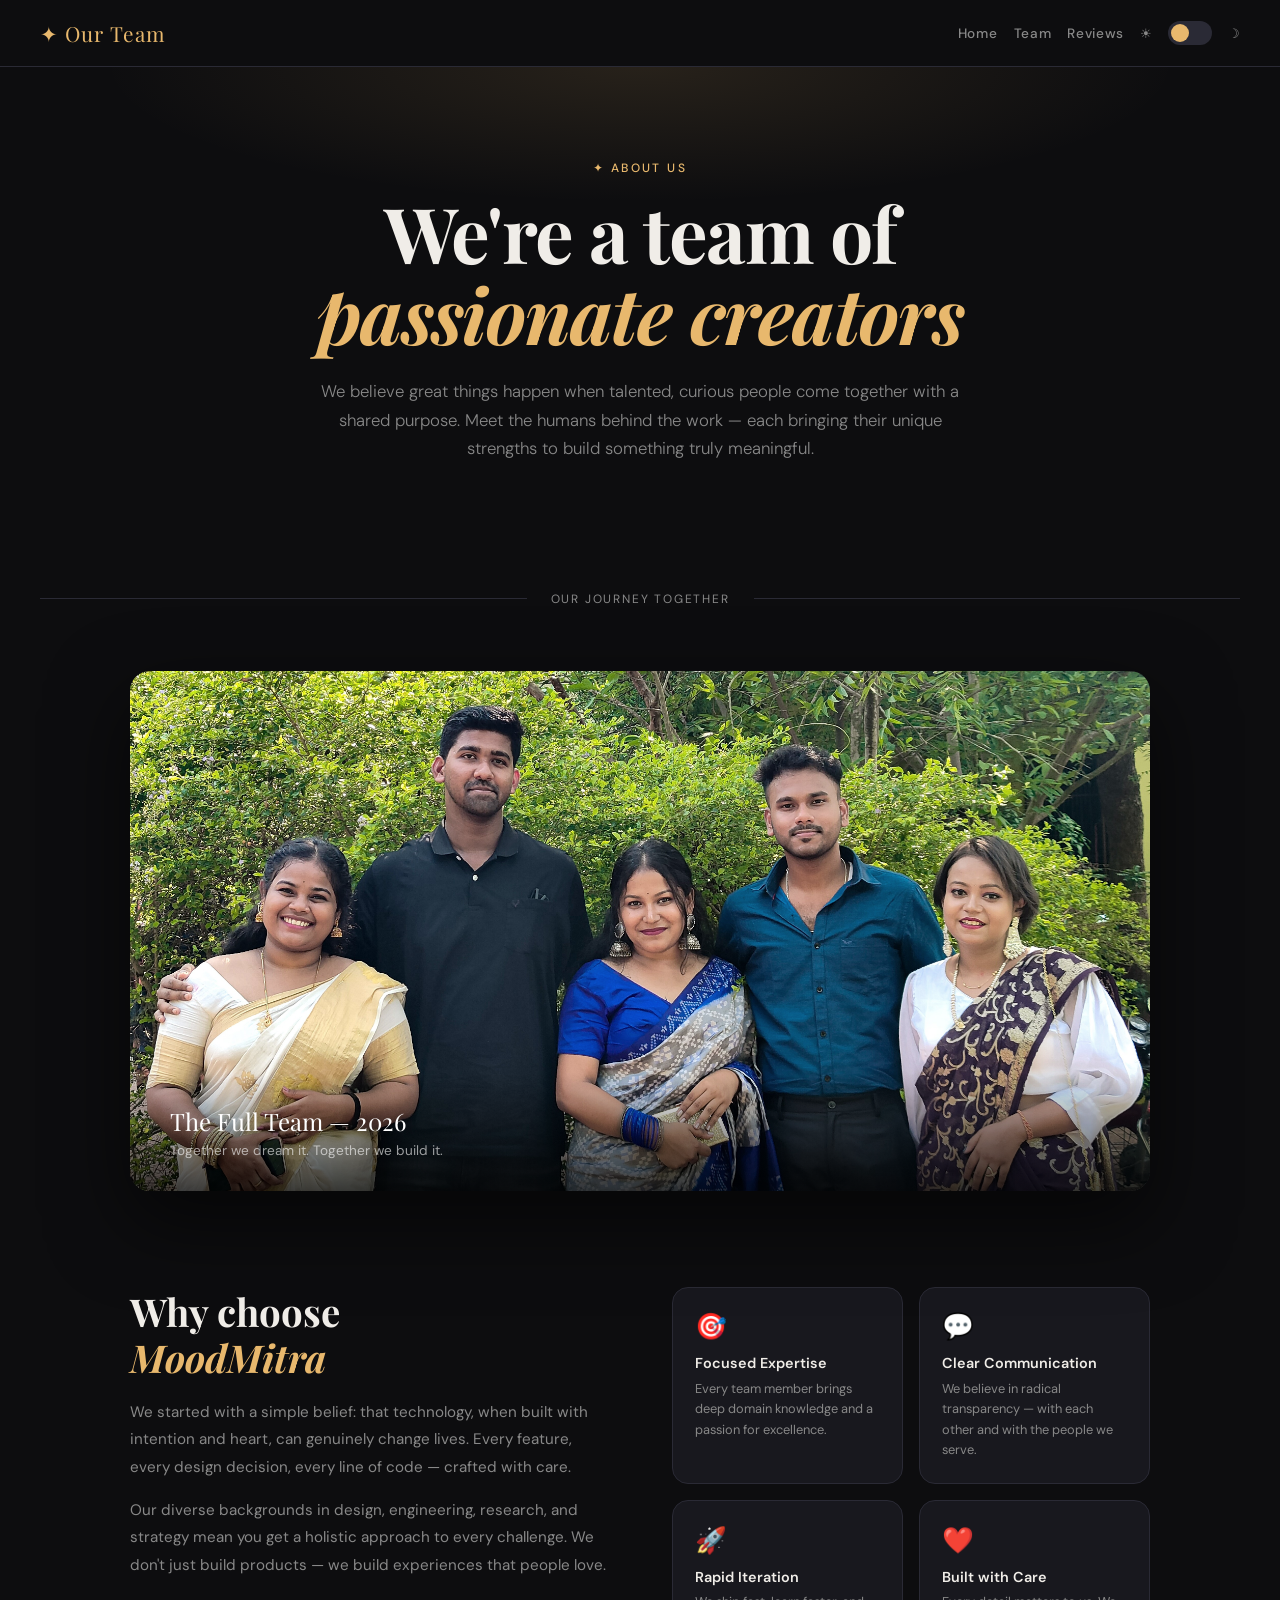
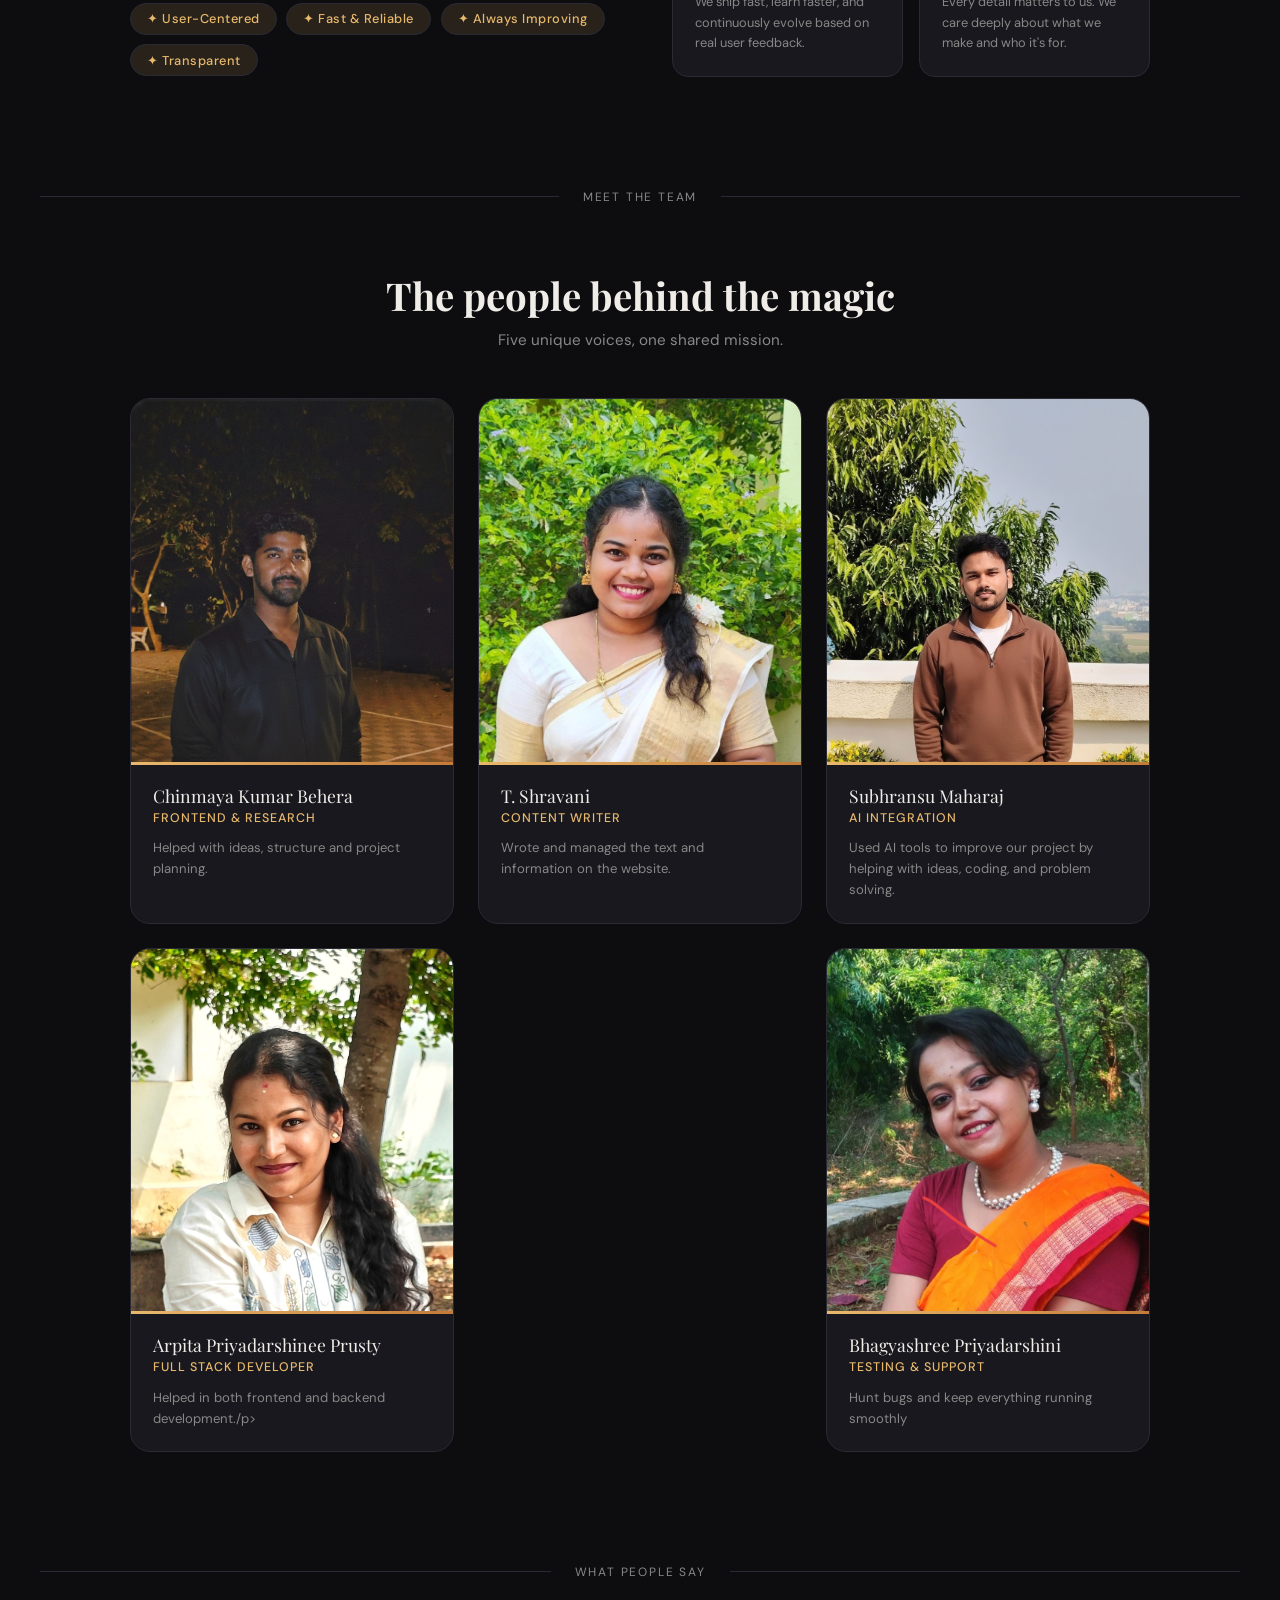
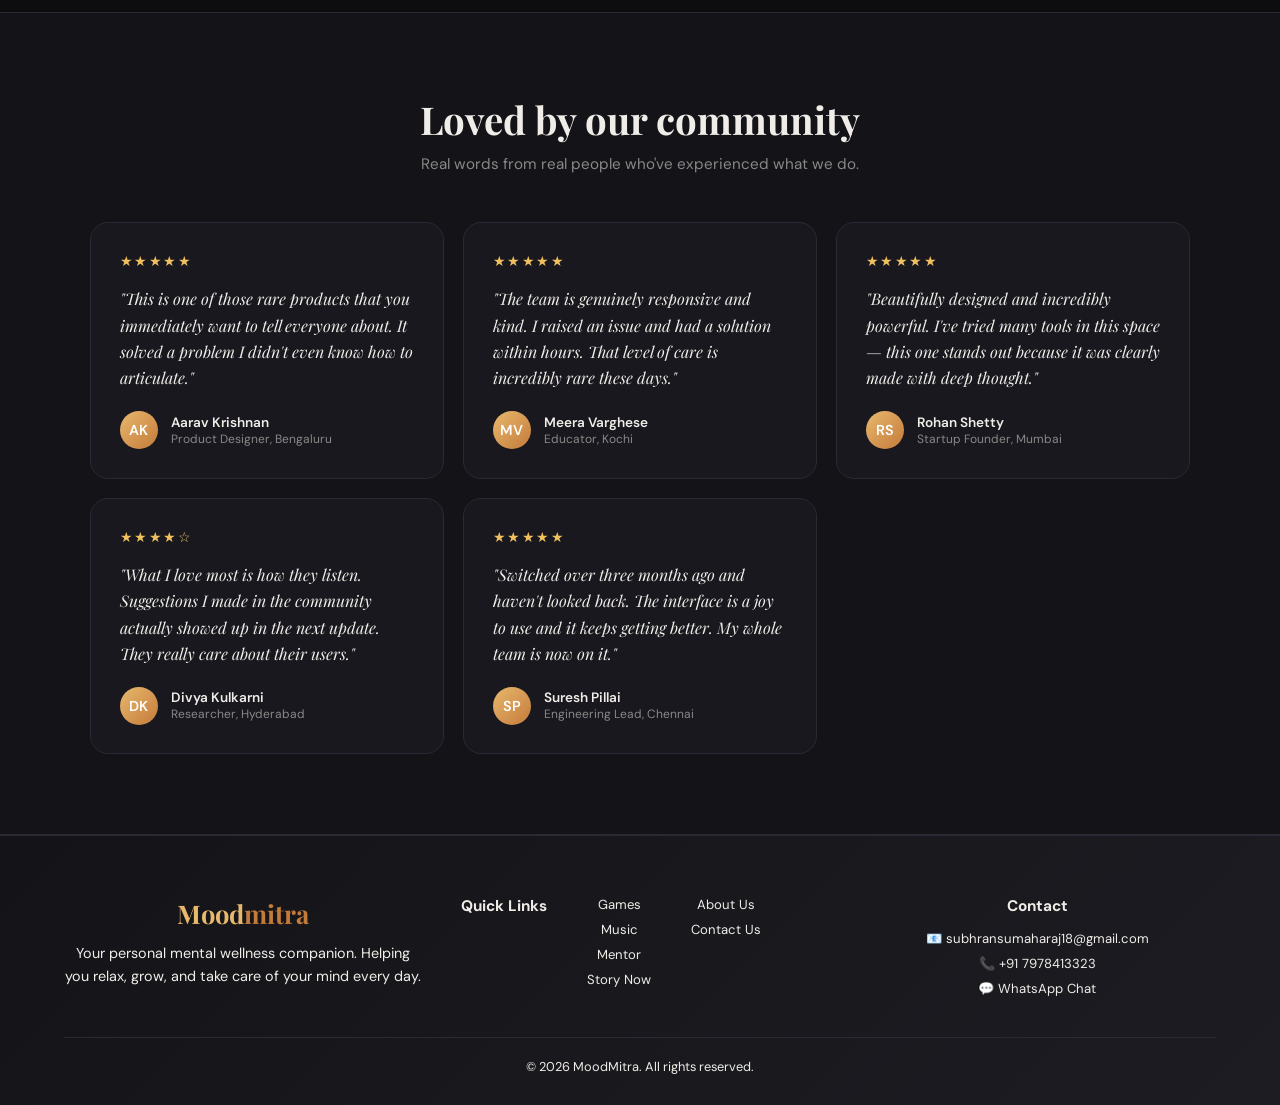
<file: UI/about.html>
<!DOCTYPE html>
<html lang="en" data-theme="dark">
<head>
<meta charset="UTF-8">
<meta name="viewport" content="width=device-width, initial-scale=1.0">
<title>About Us — Our Team</title>
<link rel="icon" type="image/x-icon" href="./image/MOODMITRALOGO.png">
<link href="https://fonts.googleapis.com/css2?family=Playfair+Display:ital,wght@0,400;0,700;1,400&family=DM+Sans:wght@300;400;500&display=swap" rel="stylesheet">
<style>
  :root[data-theme="dark"] {
    --bg: #0d0d0f;
    --bg2: #141418;
    --bg3: #1c1c22;
    --card: #18181e;
    --border: #2a2a35;
    --text: #f0ede8;
    --muted: #888;
    --accent: #e8b86d;
    --accent2: #c47b3a;
    --gold: #f0c060;
    --shadow: rgba(0,0,0,0.6);
    --glass: rgba(255,255,255,0.03);
    --tag-bg: rgba(232,184,109,0.12);
  }
  :root[data-theme="light"] {
    --bg: #faf8f4;
    --bg2: #f2ede4;
    --bg3: #e9e2d6;
    --card: #ffffff;
    --border: #ddd8ce;
    --text: #1a1714;
    --muted: #7a7068;
    --accent: #b5682a;
    --accent2: #8b4e1e;
    --gold: #c47b2a;
    --shadow: rgba(0,0,0,0.12);
    --glass: rgba(0,0,0,0.02);
    --tag-bg: rgba(181,104,42,0.10);
  }

  *, *::before, *::after { box-sizing: border-box; margin: 0; padding: 0; }

  body {
    font-family: 'DM Sans', sans-serif;
    background: var(--bg);
    color: var(--text);
    min-height: 100vh;
    transition: background 0.4s, color 0.4s;
    overflow-x: hidden;
  }

  /* NAV */
  nav {
    position: fixed; top: 0; left: 0; right: 0; z-index: 100;
    display: flex; justify-content: space-between; align-items: center;
    padding: 1.2rem 2.5rem;
    background: var(--bg);
    border-bottom: 1px solid var(--border);
    backdrop-filter: blur(12px);
    transition: background 0.4s, border-color 0.4s;
  }
  .nav-logo {
    font-family: 'Playfair Display', serif;
    font-size: 1.3rem;
    color: var(--accent);
    letter-spacing: 0.05em;
  }
  .nav-right { display: flex; gap: 1rem; align-items: center; }
  .nav-link {
    font-size: 0.85rem; font-weight: 500; color: var(--muted);
    text-decoration: none; letter-spacing: 0.05em;
    transition: color 0.2s;
  }
  .nav-link:hover { color: var(--accent); }

  /* THEME TOGGLE */
  .toggle-btn {
    width: 44px; height: 24px; border-radius: 12px;
    background: var(--border); border: none; cursor: pointer;
    position: relative; transition: background 0.3s;
  }
  .toggle-btn::after {
    content: '';
    position: absolute; top: 3px; left: 3px;
    width: 18px; height: 18px; border-radius: 50%;
    background: var(--accent);
    transition: transform 0.3s;
  }
  [data-theme="light"] .toggle-btn::after { transform: translateX(20px); }
  .toggle-label { font-size: 0.8rem; color: var(--muted); }

  /* HERO */
  .hero {
    margin-top: 64px;
    padding: 6rem 2.5rem 3rem;
    text-align: center;
    position: relative;
    overflow: hidden;
  }
  .hero::before {
    content: '';
    position: absolute; inset: 0;
    background: radial-gradient(ellipse 60% 40% at 50% 0%, rgba(232,184,109,0.12), transparent 70%);
    pointer-events: none;
  }
  .hero-eyebrow {
    font-size: 0.75rem; letter-spacing: 0.2em; text-transform: uppercase;
    color: var(--accent); margin-bottom: 1rem; font-weight: 500;
    animation: fadeUp 0.8s ease both;
  }
  .hero h1 {
    font-family: 'Playfair Display', serif;
    font-size: clamp(2.5rem, 6vw, 5rem);
    line-height: 1.05; letter-spacing: -0.02em;
    margin-bottom: 1.5rem;
    animation: fadeUp 0.8s 0.1s ease both;
  }
  .hero h1 em { font-style: italic; color: var(--accent); }
  .hero-desc {
    max-width: 640px; margin: 0 auto 3rem;
    font-size: 1.05rem; line-height: 1.7; color: var(--muted);
    font-weight: 300;
    animation: fadeUp 0.8s 0.2s ease both;
  }
  .hero-stats {
    display: flex; justify-content: center; gap: 3rem;
    animation: fadeUp 0.8s 0.3s ease both;
  }
  .stat { text-align: center; }
  .stat-num {
    font-family: 'Playfair Display', serif;
    font-size: 2rem; color: var(--accent); display: block;
  }
  .stat-label { font-size: 0.8rem; color: var(--muted); letter-spacing: 0.08em; }

  /* DIVIDER */
  .divider {
    display: flex; align-items: center; gap: 1.5rem;
    padding: 0 2.5rem; margin: 2rem 0;
    color: var(--muted); font-size: 0.75rem; letter-spacing: 0.15em; text-transform: uppercase;
  }
  .divider::before, .divider::after {
    content: ''; flex: 1; height: 1px; background: var(--border);
  }

  /* GROUP PHOTO */
  .group-section {
    padding: 2rem 2.5rem 4rem;
    max-width: 1100px; margin: 0 auto;
  }
  .group-photo-wrap {
    position: relative; border-radius: 20px; overflow: hidden;
    box-shadow: 0 30px 80px var(--shadow);
    animation: fadeUp 0.9s 0.2s ease both;
  }
  .group-photo-wrap img {
    width: 100%; max-height: 520px; object-fit: cover; display: block;
    filter: saturate(0.9);
    transition: filter 0.4s;
  }
  .group-photo-wrap:hover img { filter: saturate(1); }
  .group-overlay {
    position: absolute; bottom: 0; left: 0; right: 0;
    padding: 2rem 2.5rem;
    background: linear-gradient(transparent, rgba(0,0,0,0.75));
  }
  .group-label {
    font-family: 'Playfair Display', serif;
    font-size: 1.5rem; color: #fff;
  }
  .group-sub { color: rgba(255,255,255,0.6); font-size: 0.85rem; margin-top: 0.3rem; }

  /* WHY US */
  .why-section {
    max-width: 1100px; margin: 0 auto;
    padding: 2rem 2.5rem 5rem;
    display: grid; grid-template-columns: 1fr 1fr; gap: 4rem; align-items: center;
  }
  .why-text h2 {
    font-family: 'Playfair Display', serif;
    font-size: clamp(1.8rem, 3vw, 2.8rem);
    line-height: 1.2; margin-bottom: 1.2rem;
  }
  .why-text h2 em { color: var(--accent); font-style: italic; }
  .why-text p { color: var(--muted); line-height: 1.8; margin-bottom: 1rem; font-size: 0.95rem; }
  .why-pills { display: flex; flex-wrap: wrap; gap: 0.6rem; margin-top: 1.5rem; }
  .pill {
    background: var(--tag-bg); border: 1px solid var(--border);
    color: var(--accent); padding: 0.4rem 1rem;
    border-radius: 20px; font-size: 0.8rem; font-weight: 500;
    letter-spacing: 0.04em;
  }
  .why-cards { display: grid; grid-template-columns: 1fr 1fr; gap: 1rem; }
  .why-card {
    background: var(--card); border: 1px solid var(--border);
    border-radius: 16px; padding: 1.4rem;
    transition: transform 0.25s, box-shadow 0.25s;
  }
  .why-card:hover { transform: translateY(-4px); box-shadow: 0 16px 40px var(--shadow); }
  .why-card-icon { font-size: 1.6rem; margin-bottom: 0.7rem; }
  .why-card h4 { font-size: 0.9rem; font-weight: 600; margin-bottom: 0.4rem; }
  .why-card p { font-size: 0.8rem; color: var(--muted); line-height: 1.6; }

  /* TEAM */
  .team-section {
    max-width: 1100px; margin: 0 auto; padding: 2rem 2.5rem 5rem;
  }
  .section-header { text-align: center; margin-bottom: 3rem; }
  .section-header h2 {
    font-family: 'Playfair Display', serif;
    font-size: clamp(1.8rem, 3vw, 2.6rem); margin-bottom: 0.6rem;
  }
  .section-header p { color: var(--muted); font-size: 0.95rem; }

  .team-grid {
    display: grid;
    grid-template-columns: repeat(3, 1fr);
    gap: 1.5rem;
  }
  .team-card {
    background: var(--card); border: 1px solid var(--border);
    border-radius: 20px; overflow: hidden;
    transition: transform 0.3s, box-shadow 0.3s;
    animation: fadeUp 0.7s ease both;
    position: relative;
  }
  .team-card:nth-child(1) { animation-delay: 0.1s; }
  .team-card:nth-child(2) { animation-delay: 0.2s; }
  .team-card:nth-child(3) { animation-delay: 0.3s; }
  .team-card:nth-child(4) { animation-delay: 0.4s; }
  .team-card:nth-child(5) { animation-delay: 0.5s; }
  .team-card:hover { transform: translateY(-8px); box-shadow: 0 24px 60px var(--shadow); }
  .team-card:nth-child(4) { grid-column: 1 / 2; }
  .team-card:nth-child(5) { grid-column: 3 / 4; }

  .team-img-wrap {
    width: 100%; aspect-ratio: 4/4.5; overflow: hidden;
    position: relative;
  }
  .team-img-wrap img {
    width: 100%; height: 100%; object-fit: cover; object-position: top center;
    transition: transform 0.5s;
  }
  .team-card:hover .team-img-wrap img { transform: scale(1.05); }
  .team-accent-bar {
    height: 3px;
    background: linear-gradient(90deg, var(--accent), var(--accent2));
  }
  .team-info { padding: 1.2rem 1.4rem 1.4rem; }
  .team-name {
    font-family: 'Playfair Display', serif;
    font-size: 1.1rem; margin-bottom: 0.2rem;
  }
  .team-role {
    font-size: 0.78rem; color: var(--accent);
    letter-spacing: 0.08em; text-transform: uppercase;
    font-weight: 500; margin-bottom: 0.7rem;
  }
  .team-bio { font-size: 0.82rem; color: var(--muted); line-height: 1.6; }

  /* REVIEWS */
  .reviews-section {
    background: var(--bg2);
    padding: 5rem 2.5rem;
    border-top: 1px solid var(--border);
    border-bottom: 1px solid var(--border);
  }
  .reviews-inner { max-width: 1100px; margin: 0 auto; }
  .reviews-grid {
    display: grid;
    grid-template-columns: repeat(3, 1fr);
    gap: 1.2rem;
    margin-top: 2.5rem;
  }
  .review-card {
    background: var(--card); border: 1px solid var(--border);
    border-radius: 18px; padding: 1.8rem;
    transition: transform 0.25s, box-shadow 0.25s;
    animation: fadeUp 0.7s ease both;
  }
  .review-card:nth-child(1) { animation-delay: 0.1s; }
  .review-card:nth-child(2) { animation-delay: 0.2s; }
  .review-card:nth-child(3) { animation-delay: 0.3s; }
  .review-card:nth-child(4) { animation-delay: 0.4s; }
  .review-card:nth-child(5) { animation-delay: 0.5s; }
  .review-card:hover { transform: translateY(-5px); box-shadow: 0 16px 40px var(--shadow); }
  .review-card:nth-child(4), .review-card:nth-child(5) { grid-column: span 1; }
  .reviews-grid .review-card:last-child:nth-child(5) { grid-column: 2 / 3; }

  .stars { color: var(--gold); font-size: 0.9rem; margin-bottom: 1rem; letter-spacing: 0.1em; }
  .review-quote {
    font-family: 'Playfair Display', serif;
    font-style: italic; font-size: 1rem; line-height: 1.65;
    margin-bottom: 1.2rem; color: var(--text);
  }
  .review-author { display: flex; align-items: center; gap: 0.8rem; }
  .author-avatar {
    width: 38px; height: 38px; border-radius: 50%;
    background: linear-gradient(135deg, var(--accent), var(--accent2));
    display: flex; align-items: center; justify-content: center;
    font-size: 0.9rem; font-weight: 600; color: #fff; flex-shrink: 0;
  }
  .author-name { font-size: 0.85rem; font-weight: 600; }
  .author-tag { font-size: 0.75rem; color: var(--muted); }

  /* FOOTER */
  footer {
    text-align: center; padding: 2.5rem;
    color: var(--muted); font-size: 0.82rem;
    border-top: 1px solid var(--border);
  }
  footer span { color: var(--accent); }

  /* ANIMATIONS */
  @keyframes fadeUp {
    from { opacity: 0; transform: translateY(24px); }
    to { opacity: 1; transform: translateY(0); }
  }

  /* RESPONSIVE */
  @media (max-width: 900px) {
    .why-section { grid-template-columns: 1fr; gap: 2rem; }
    .team-grid { grid-template-columns: repeat(2, 1fr); }
    .team-card:nth-child(4), .team-card:nth-child(5) { grid-column: auto; }
    .reviews-grid { grid-template-columns: 1fr 1fr; }
    .reviews-grid .review-card:last-child:nth-child(5) { grid-column: 1 / -1; }
  }
  @media (max-width: 600px) {
    nav { padding: 1rem 1.2rem; }
    .hero { padding: 5rem 1.2rem 2rem; }
    .hero-stats { gap: 1.5rem; }
    .group-section, .team-section, .reviews-inner, .why-section { padding-left: 1.2rem; padding-right: 1.2rem; }
    .team-grid { grid-template-columns: 1fr; }
    .reviews-grid { grid-template-columns: 1fr; }
    .reviews-grid .review-card:last-child:nth-child(5) { grid-column: auto; }
    .why-cards { grid-template-columns: 1fr; }
  }
</style>
</head>
<body>

<nav>
  <div class="nav-logo">✦ Our Team</div>
  <div class="nav-right">
    <a href="#" class="nav-link">Home</a>
    <a href="#team" class="nav-link">Team</a>
    <a href="#reviews" class="nav-link">Reviews</a>
    <span class="toggle-label">☀︎</span>
    <button class="toggle-btn" id="themeToggle" aria-label="Toggle theme"></button>
    <span class="toggle-label">☽</span>
  </div>
</nav>

<!-- HERO -->
<section class="hero">
  <p class="hero-eyebrow">✦ About Us</p>
  <h1>We're a team of<br><em>passionate creators</em></h1>
  <p class="hero-desc">We believe great things happen when talented, curious people come together with a shared purpose. Meet the humans behind the work — each bringing their unique strengths to build something truly meaningful.</p>
  
</section>

<div class="divider">Our Journey Together</div>

<!-- GROUP PHOTO -->
<div class="group-section">
  <div class="group-photo-wrap">
    <img src="image/1000296847.jpg" alt="Our Team Together">
    <div class="group-overlay">
      <div class="group-label">The Full Team — 2026</div>
      <div class="group-sub">Together we dream it. Together we build it.</div>
    </div>
  </div>
</div>

<!-- WHY US -->
<section class="why-section" id="why">
  <div class="why-text">
    <h2>Why choose<br><em> MoodMitra</em></h2>
    <p>We started with a simple belief: that technology, when built with intention and heart, can genuinely change lives. Every feature, every design decision, every line of code — crafted with care.</p>
    <p>Our diverse backgrounds in design, engineering, research, and strategy mean you get a holistic approach to every challenge. We don't just build products — we build experiences that people love.</p>
    <div class="why-pills">
      <span class="pill">✦ User-Centered</span>
      <span class="pill">✦ Fast & Reliable</span>
      <span class="pill">✦ Always Improving</span>
      <span class="pill">✦ Transparent</span>
    </div>
  </div>
  <div class="why-cards">
    <div class="why-card">
      <div class="why-card-icon">🎯</div>
      <h4>Focused Expertise</h4>
      <p>Every team member brings deep domain knowledge and a passion for excellence.</p>
    </div>
    <div class="why-card">
      <div class="why-card-icon">💬</div>
      <h4>Clear Communication</h4>
      <p>We believe in radical transparency — with each other and with the people we serve.</p>
    </div>
    <div class="why-card">
      <div class="why-card-icon">🚀</div>
      <h4>Rapid Iteration</h4>
      <p>We ship fast, learn faster, and continuously evolve based on real user feedback.</p>
    </div>
    <div class="why-card">
      <div class="why-card-icon">❤️</div>
      <h4>Built with Care</h4>
      <p>Every detail matters to us. We care deeply about what we make and who it's for.</p>
    </div>
  </div>
</section>

<div class="divider">Meet The Team</div>

<!-- TEAM -->
<section class="team-section" id="team">
  <div class="section-header">
    <h2>The people behind the magic</h2>
    <p>Five unique voices, one shared mission.</p>
  </div>
  <div class="team-grid">

    <div class="team-card">
      <div class="team-img-wrap">
        <img src="image/1000103972.jpeg" alt="Team Member 1">
      </div>
      <div class="team-accent-bar"></div>
      <div class="team-info">
        <div class="team-name">Chinmaya Kumar Behera</div>
        <div class="team-role">Frontend & Research</div>
        <p class="team-bio">Helped with ideas, structure and project planning.</p>
      </div>
    </div>

    <div class="team-card">
      <div class="team-img-wrap">
        <img src="image/1000103971.jpg" alt="Team Member 2">
      </div>
      <div class="team-accent-bar"></div>
      <div class="team-info">
        <div class="team-name">T. Shravani</div>
        <div class="team-role">Content writer</div>
        <p class="team-bio">Wrote and managed the text and information on the website.</p>
      </div>
    </div>

    <div class="team-card">
      <div class="team-img-wrap">
        <img src="image/1000103973.jpeg" alt="Team Member 3">
      </div>
      <div class="team-accent-bar"></div>
      <div class="team-info">
        <div class="team-name">Subhransu Maharaj</div>
        <div class="team-role">AI Integration</div>
        <p class="team-bio">Used AI tools to improve our project by helping with ideas, coding, and problem solving.</p>
      </div>
    </div>

    <div class="team-card">
      <div class="team-img-wrap">
        <img src="image/1000103974.jpg" alt="Team Member 4">
      </div>
      <div class="team-accent-bar"></div>
      <div class="team-info">
        <div class="team-name">Arpita Priyadarshinee Prusty</div>
        <div class="team-role">Full Stack Developer</div>
        <p class="team-bio">Helped in both frontend and backend development./p>
      </div>
    </div>

    <div class="team-card">
      <div class="team-img-wrap">
        <img src="image/1000103991.jpg" alt="Team Member 5">
      </div>
      <div class="team-accent-bar"></div>
      <div class="team-info">
        <div class="team-name">Bhagyashree Priyadarshini</div>
        <div class="team-role">Testing & Support</div>
        <p class="team-bio">Hunt bugs and keep everything running smoothly</p>
      </div>
    </div>

  </div>
</section>

<div class="divider">What People Say</div>

<!-- REVIEWS -->
<section class="reviews-section" id="reviews">
  <div class="reviews-inner">
    <div class="section-header">
      <h2>Loved by our community</h2>
      <p>Real words from real people who've experienced what we do.</p>
    </div>
    <div class="reviews-grid">

      <div class="review-card">
        <div class="stars">★★★★★</div>
        <p class="review-quote">"This is one of those rare products that you immediately want to tell everyone about. It solved a problem I didn't even know how to articulate."</p>
        <div class="review-author">
          <div class="author-avatar">AK</div>
          <div>
            <div class="author-name">Aarav Krishnan</div>
            <div class="author-tag">Product Designer, Bengaluru</div>
          </div>
        </div>
      </div>

      <div class="review-card">
        <div class="stars">★★★★★</div>
        <p class="review-quote">"The team is genuinely responsive and kind. I raised an issue and had a solution within hours. That level of care is incredibly rare these days."</p>
        <div class="review-author">
          <div class="author-avatar">MV</div>
          <div>
            <div class="author-name">Meera Varghese</div>
            <div class="author-tag">Educator, Kochi</div>
          </div>
        </div>
      </div>

      <div class="review-card">
        <div class="stars">★★★★★</div>
        <p class="review-quote">"Beautifully designed and incredibly powerful. I've tried many tools in this space — this one stands out because it was clearly made with deep thought."</p>
        <div class="review-author">
          <div class="author-avatar">RS</div>
          <div>
            <div class="author-name">Rohan Shetty</div>
            <div class="author-tag">Startup Founder, Mumbai</div>
          </div>
        </div>
      </div>

      <div class="review-card">
        <div class="stars">★★★★☆</div>
        <p class="review-quote">"What I love most is how they listen. Suggestions I made in the community actually showed up in the next update. They really care about their users."</p>
        <div class="review-author">
          <div class="author-avatar">DK</div>
          <div>
            <div class="author-name">Divya Kulkarni</div>
            <div class="author-tag">Researcher, Hyderabad</div>
          </div>
        </div>
      </div>

      <div class="review-card">
        <div class="stars">★★★★★</div>
        <p class="review-quote">"Switched over three months ago and haven't looked back. The interface is a joy to use and it keeps getting better. My whole team is now on it."</p>
        <div class="review-author">
          <div class="author-avatar">SP</div>
          <div>
            <div class="author-name">Suresh Pillai</div>
            <div class="author-tag">Engineering Lead, Chennai</div>
          </div>
        </div>
      </div>

    </div>
  </div>
</section>

<footer style="
  background: linear-gradient(135deg, var(--bg2), var(--bg3));
  border-top: 1px solid var(--border);
  padding: 60px 5% 30px;
  color: var(--text2);
">

  <div style="
    max-width: 1200px;
    margin: auto;
    display: grid;
    grid-template-columns: repeat(auto-fit, minmax(220px, 1fr));
    gap: 40px;
  ">

    <!-- BRAND -->
    <div>
      <h2 style="
        font-family: 'Playfair Display', serif;
        color: var(--accent);
        font-size: 1.6rem;
      ">
        Mood<span style="color: var(--accent2)">mitra</span>
      </h2>

      <p style="margin-top: 12px; font-size: 0.9rem; line-height: 1.6;">
        Your personal mental wellness companion. Helping you relax, grow,
        and take care of your mind every day.
      </p>
    </div>

    <!-- LINKS -->
    <div>
      
      <div style="display:flex;gap:40px;">
      <h3 style="color: var(--text); margin-bottom: 10px;">Quick Links</h3>
      <div style="display: flex; flex-direction: column; gap: 8px;">
        <a href="games.html" style="text-decoration:none; color: var(--text2);">Games</a>
        <a href="music.html" style="text-decoration:none; color: var(--text2);">Music</a>
        <a href="mentors.html" style="text-decoration:none; color: var(--text2);">Mentor</a>
        <a href="story.html" style="text-decoration:none; color: var(--text2);">Story Now</a>
      </div>
      <div style="display: flex; flex-direction: column; gap: 8px;">
        <a href="#" style="text-decoration:none; color: var(--text2);">About Us</a>
        <a href="#" style="text-decoration:none; color: var(--text2);">Contact Us</a>
        
      </div>
      
    </div>
    </div>

    <!-- CONTACT -->
    <div>
      <h3 style="color: var(--text); margin-bottom: 14px;">Contact</h3>
      <div style="display: flex; flex-direction: column; gap: 8px;">
        <a href="mailto:yourmail@gmail.com" style="text-decoration:none; color: var(--text2);">
          📧 subhransumaharaj18@gmail.com
        </a>
        <a href="tel:+917978413323" style="text-decoration:none; color: var(--text2);">
          📞 +91 7978413323
        </a>
        <a href="https://wa.me/917978413323" target="_blank" style="text-decoration:none; color: var(--text2);">
          💬 WhatsApp Chat
        </a>
      </div>
    </div>

  </div>

  <!-- BOTTOM -->
  <div style="
    text-align: center;
    margin-top: 40px;
    padding-top: 20px;
    border-top: 1px solid var(--border);
    font-size: 0.8rem;
    color: var(--text3);
  ">
    © 2026 MoodMitra. All rights reserved.
  </div>

</footer>
<script>
  const toggle = document.getElementById('themeToggle');
  const html = document.documentElement;
  toggle.addEventListener('click', () => {
    html.dataset.theme = html.dataset.theme === 'dark' ? 'light' : 'dark';
  });
</script>
</body>
</html>
</file>
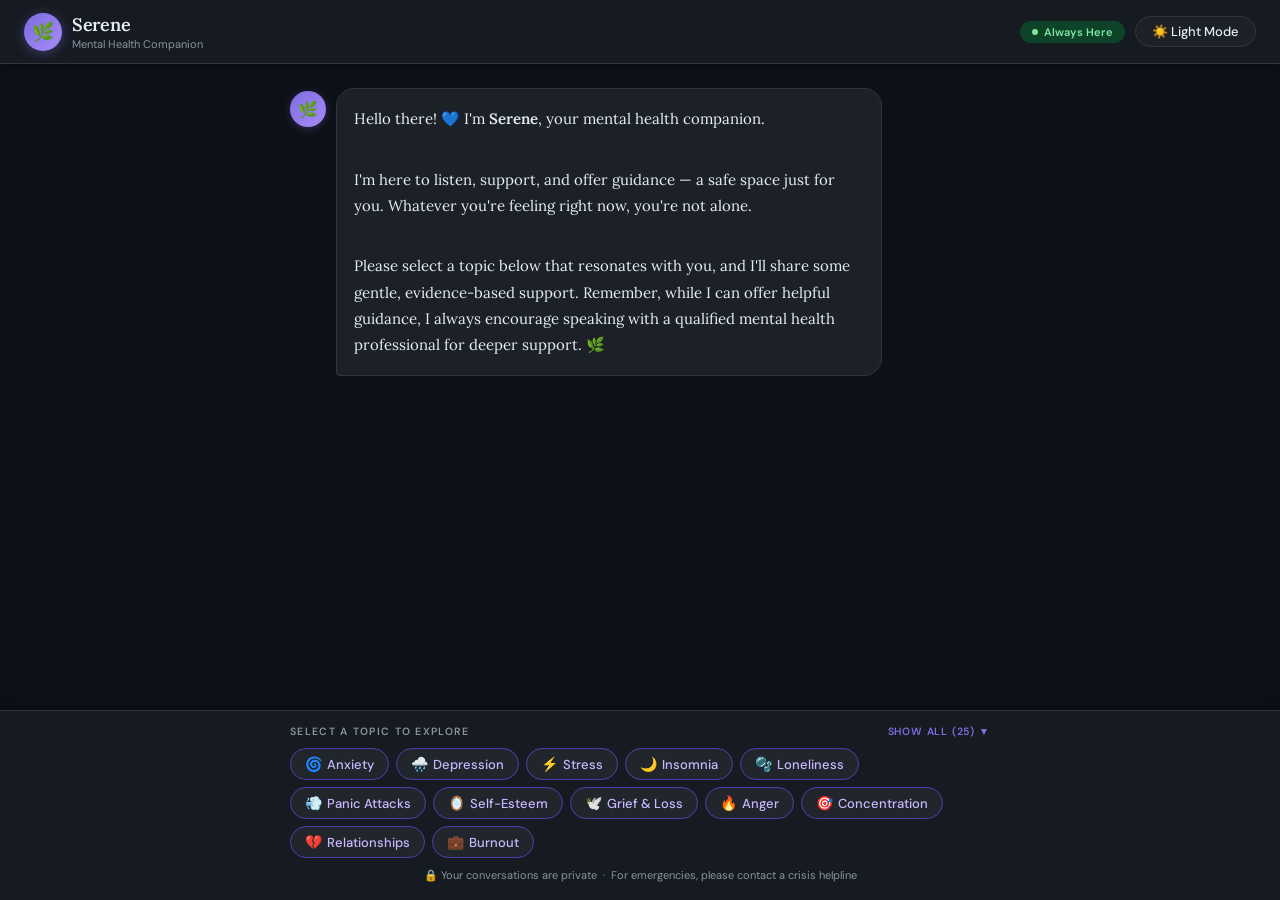
<file: UI/chat.html>
<!DOCTYPE html>
<html lang="en">
<head>
<meta charset="UTF-8" />
<meta name="viewport" content="width=device-width, initial-scale=1.0" />
<title>Serene — Mental Health Companion</title>
<link rel="icon" type="image/x-icon" href="./image/MOODMITRALOGO.png">
<link href="https://fonts.googleapis.com/css2?family=Lora:ital,wght@0,400;0,600;1,400&family=DM+Sans:wght@400;500;600&display=swap" rel="stylesheet" />
<style>
  *, *::before, *::after { box-sizing: border-box; margin: 0; padding: 0; }

  :root {
    --bg: #0d1117;
    --surface: #161b22;
    --surface-alt: #1c2128;
    --border: #30363d;
    --text: #e6edf3;
    --text-muted: #8b949e;
    --accent: #7c6dde;
    --accent-light: #312d6e;
    --accent-text: #c9b8ff;
    --bubble-ai: #1c2128;
    --bubble-user: #7c6dde;
    --pill-bg: #21262d;
    --pill-text: #c9b8ff;
    --pill-border: #4a3fad;
    --status-bg: #0d4429;
    --status-text: #7ee8a2;
    --scrollbar: #30363d;
    --shadow: rgba(0,0,0,0.4);
  }

  body.light {
    --bg: #f0f4f8;
    --surface: #ffffff;
    --surface-alt: #f7f9fc;
    --border: #e2e8f0;
    --text: #1a202c;
    --text-muted: #718096;
    --accent: #6c5fd5;
    --accent-light: #ede9ff;
    --accent-text: #4c3d9e;
    --bubble-ai: #ffffff;
    --bubble-user: #7c6dde;
    --pill-bg: #eef2ff;
    --pill-text: #4c3d9e;
    --pill-border: #c4b5fd;
    --status-bg: #dcfce7;
    --status-text: #166534;
    --scrollbar: #cbd5e0;
    --shadow: rgba(0,0,0,0.08);
  }

  html, body { height: 100%; }

  body {
    font-family: 'Lora', Georgia, serif;
    background: var(--bg);
    color: var(--text);
    display: flex;
    flex-direction: column;
    height: 100vh;
    overflow: hidden;
    transition: background 0.3s, color 0.3s;
  }

  /* Scrollbar */
  ::-webkit-scrollbar { width: 5px; }
  ::-webkit-scrollbar-track { background: transparent; }
  ::-webkit-scrollbar-thumb { background: var(--scrollbar); border-radius: 4px; }

  /* ── HEADER ── */
  header {
    background: var(--surface);
    border-bottom: 1px solid var(--border);
    padding: 0 1.5rem;
    height: 64px;
    display: flex;
    align-items: center;
    justify-content: space-between;
    flex-shrink: 0;
    box-shadow: 0 1px 8px var(--shadow);
    z-index: 100;
  }

  .logo { display: flex; align-items: center; gap: 10px; }

  .logo-icon {
    width: 38px; height: 38px; border-radius: 50%;
    background: linear-gradient(135deg, #7c6dde, #a78bfa);
    display: flex; align-items: center; justify-content: center;
    font-size: 18px; flex-shrink: 0;
    box-shadow: 0 2px 12px rgba(124,109,222,0.4);
  }

  .logo-name {
    font-size: 18px; font-weight: 600; letter-spacing: -0.3px;
    color: var(--text);
  }

  .logo-sub {
    font-size: 11px; color: var(--text-muted);
    font-family: 'DM Sans', sans-serif; margin-top: 1px;
  }

  .header-right { display: flex; align-items: center; gap: 10px; }

  .status-badge {
    display: flex; align-items: center; gap: 6px;
    font-size: 11px; font-weight: 600;
    color: var(--status-text);
    background: var(--status-bg);
    padding: 4px 12px; border-radius: 20px;
    font-family: 'DM Sans', sans-serif;
  }

  .status-dot {
    width: 6px; height: 6px; border-radius: 50%;
    background: currentColor;
    animation: blink 2s ease-in-out infinite;
  }

  @keyframes blink {
    0%, 100% { opacity: 1; } 50% { opacity: 0.4; }
  }

  .theme-btn {
    background: var(--surface-alt);
    border: 1px solid var(--border);
    border-radius: 20px;
    padding: 6px 16px;
    cursor: pointer;
    color: var(--text);
    font-size: 13px;
    font-family: 'DM Sans', sans-serif;
    font-weight: 500;
    display: flex; align-items: center; gap: 6px;
    transition: background 0.2s, border-color 0.2s;
  }

  .theme-btn:hover { background: var(--accent-light); border-color: var(--accent); }

  /* ── CHAT AREA ── */
  #chat-area {
    flex: 1;
    overflow-y: auto;
    padding: 1.5rem 1rem;
  }

  .chat-inner {
    max-width: 700px;
    margin: 0 auto;
    display: flex;
    flex-direction: column;
    gap: 18px;
  }

  /* ── MESSAGES ── */
  .msg-row {
    display: flex;
    align-items: flex-start;
    gap: 10px;
    animation: fadeSlide 0.35s ease;
  }

  .msg-row.user { flex-direction: row-reverse; }

  @keyframes fadeSlide {
    from { opacity: 0; transform: translateY(10px); }
    to   { opacity: 1; transform: translateY(0); }
  }

  .avatar {
    width: 36px; height: 36px; border-radius: 50%; flex-shrink: 0;
    background: linear-gradient(135deg, #7c6dde, #a78bfa);
    display: flex; align-items: center; justify-content: center;
    font-size: 16px; margin-top: 3px;
    box-shadow: 0 2px 8px rgba(124,109,222,0.3);
  }

  .bubble {
    max-width: 78%;
    padding: 13px 17px;
    font-size: 15px;
    line-height: 1.75;
    border-radius: 18px 18px 18px 4px;
    background: var(--bubble-ai);
    border: 1px solid var(--border);
    color: var(--text);
    transition: background 0.3s, border-color 0.3s;
  }

  .msg-row.user .bubble {
    background: var(--bubble-user);
    color: #fff;
    border: none;
    border-radius: 18px 18px 4px 18px;
  }

  .response-title {
    font-size: 11px;
    font-weight: 600;
    text-transform: uppercase;
    letter-spacing: 1.2px;
    color: var(--accent-text);
    margin-bottom: 9px;
    font-family: 'DM Sans', sans-serif;
  }

  .bubble p { margin: 0 0 0.4em 0; }
  .bubble strong { font-weight: 600; color: inherit; }
  .bubble .tip-line { display: block; margin: 4px 0; }

  /* Typing indicator */
  .typing-row { display: flex; align-items: flex-start; gap: 10px; animation: fadeSlide 0.3s ease; }

  .typing-bubble {
    background: var(--bubble-ai);
    border: 1px solid var(--border);
    border-radius: 18px 18px 18px 4px;
    padding: 14px 18px;
    display: flex; gap: 5px; align-items: center;
  }

  .dot {
    width: 8px; height: 8px; border-radius: 50%;
    background: var(--accent); opacity: 0.7;
    animation: pulse 1.3s ease-in-out infinite;
  }

  .dot:nth-child(2) { animation-delay: 0.2s; }
  .dot:nth-child(3) { animation-delay: 0.4s; }

  @keyframes pulse {
    0%, 100% { transform: scale(1); opacity: 0.5; }
    50%       { transform: scale(1.35); opacity: 1; }
  }

  /* ── QUERY PANEL ── */
  #query-panel {
    background: var(--surface);
    border-top: 1px solid var(--border);
    padding: 14px 1rem 18px;
    flex-shrink: 0;
    box-shadow: 0 -2px 12px var(--shadow);
  }

  .panel-inner { max-width: 700px; margin: 0 auto; }

  .panel-header {
    display: flex;
    align-items: center;
    justify-content: space-between;
    margin-bottom: 10px;
  }

  .panel-label {
    font-size: 10.5px;
    font-weight: 600;
    text-transform: uppercase;
    letter-spacing: 1.3px;
    color: var(--text-muted);
    font-family: 'DM Sans', sans-serif;
  }

  .show-all-btn {
    background: none; border: none;
    color: var(--accent);
    font-size: 10.5px; font-weight: 600;
    text-transform: uppercase; letter-spacing: 0.8px;
    cursor: pointer;
    font-family: 'DM Sans', sans-serif;
    transition: opacity 0.2s;
  }

  .show-all-btn:hover { opacity: 0.75; }

  #pills {
    display: flex;
    flex-wrap: wrap;
    gap: 7px;
    max-height: 110px;
    overflow: hidden;
    transition: max-height 0.4s ease;
  }

  #pills.expanded { max-height: 400px; overflow-y: auto; }

  .pill {
    background: var(--pill-bg);
    color: var(--pill-text);
    border: 1px solid var(--pill-border);
    border-radius: 20px;
    padding: 6px 14px;
    font-size: 13px;
    cursor: pointer;
    font-family: 'DM Sans', sans-serif;
    font-weight: 500;
    display: inline-flex; align-items: center; gap: 5px;
    white-space: nowrap;
    transition: all 0.18s ease;
    user-select: none;
  }

  .pill:hover:not(:disabled) {
    background: var(--accent);
    color: #fff;
    border-color: var(--accent);
    transform: translateY(-1px);
    box-shadow: 0 3px 10px rgba(124,109,222,0.3);
  }

  .pill.active {
    background: var(--accent);
    color: #fff;
    border-color: var(--accent);
  }

  .pill:disabled { opacity: 0.45; cursor: not-allowed; transform: none; box-shadow: none; }

  .pill-icon { font-size: 14px; }

  .panel-footer {
    margin-top: 10px;
    font-size: 11px;
    color: var(--text-muted);
    font-family: 'DM Sans', sans-serif;
    text-align: center;
  }

  /* Mobile tweaks */
  @media (max-width: 600px) {
    header { padding: 0 1rem; }
    .status-badge { display: none; }
    .logo-sub { display: none; }
    .bubble { max-width: 88%; font-size: 14px; }
    #query-panel { padding: 10px 0.75rem 14px; }
  }
</style>
</head>
<body>

<!-- HEADER -->
<header>
  <div class="logo">
    <div class="logo-icon">🌿</div>
    <div>
      <div class="logo-name">Serene</div>
      <div class="logo-sub">Mental Health Companion</div>
    </div>
  </div>
  <div class="header-right">
    <div class="status-badge">
      <span class="status-dot"></span>
      Always Here
    </div>
    <button class="theme-btn" id="themeBtn" onclick="toggleTheme()">
      ☀️ Light Mode
    </button>
  </div>
</header>

<!-- CHAT -->
<div id="chat-area">
  <div class="chat-inner" id="chatInner">
    <!-- Welcome message injected by JS -->
  </div>
</div>

<!-- QUERY PANEL -->
<div id="query-panel">
  <div class="panel-inner">
    <div class="panel-header">
      <span class="panel-label">Select a topic to explore</span>
      <button class="show-all-btn" id="showAllBtn" onclick="toggleShowAll()">Show All (25) ▼</button>
    </div>
    <div id="pills"></div>
    <div class="panel-footer">🔒 Your conversations are private &nbsp;·&nbsp; For emergencies, please contact a crisis helpline</div>
  </div>
</div>

<script>
// ─── DATA ───────────────────────────────────────────────────────────────
const QUERIES = [
  { id:1,  icon:"🌀", label:"I feel constantly anxious",         short:"Anxiety" },
  { id:2,  icon:"🌧️", label:"I feel sad and hopeless",          short:"Depression" },
  { id:3,  icon:"⚡", label:"I'm overwhelmed by stress",         short:"Stress" },
  { id:4,  icon:"🌙", label:"I can't sleep properly",            short:"Insomnia" },
  { id:5,  icon:"🫧", label:"I feel very lonely",               short:"Loneliness" },
  { id:6,  icon:"💨", label:"I have panic attacks",             short:"Panic Attacks" },
  { id:7,  icon:"🪞", label:"I have low self-esteem",           short:"Self-Esteem" },
  { id:8,  icon:"🕊️", label:"I'm dealing with grief or loss",  short:"Grief & Loss" },
  { id:9,  icon:"🔥", label:"I struggle to control anger",      short:"Anger" },
  { id:10, icon:"🎯", label:"I can't concentrate or focus",     short:"Concentration" },
  { id:11, icon:"💔", label:"I'm having relationship problems", short:"Relationships" },
  { id:12, icon:"💼", label:"I'm burned out from work",         short:"Burnout" },
  { id:13, icon:"👥", label:"I'm scared of social situations",  short:"Social Anxiety" },
  { id:14, icon:"🌊", label:"I'm dealing with past trauma",     short:"Trauma" },
  { id:15, icon:"🪫", label:"I have no motivation at all",      short:"No Motivation" },
  { id:16, icon:"🌸", label:"I feel bad about my body",         short:"Body Image" },
  { id:17, icon:"🌀", label:"I overthink everything",           short:"Overthinking" },
  { id:18, icon:"🏠", label:"I have family conflict issues",    short:"Family Issues" },
  { id:19, icon:"🔭", label:"I feel lost and purposeless",      short:"Finding Purpose" },
  { id:20, icon:"🍃", label:"I have unhealthy eating habits",   short:"Eating Habits" },
  { id:21, icon:"🔗", label:"I'm struggling with addiction",    short:"Addiction" },
  { id:22, icon:"☁️", label:"I carry a lot of guilt and shame", short:"Guilt & Shame" },
  { id:23, icon:"👻", label:"I have specific fears or phobias", short:"Phobias" },
  { id:24, icon:"🫗", label:"I feel emotionally empty",         short:"Emptiness" },
  { id:25, icon:"🌿", label:"I want to practice mindfulness",   short:"Mindfulness" },
];

const RESPONSES = {
  1: {
    title: "Managing Anxiety",
    message: [
      "Hey, I hear you — anxiety can feel like a storm that never quite settles. First, I want you to know that what you're feeling is real, and you're not alone in this. 💙",
      "",
      "Here are some gentle things that can genuinely help:",
      "",
      "🌬️ **Box Breathing** — Inhale for 4 counts, hold 4, exhale 4, hold 4. Repeat 4 times. This directly calms your nervous system.",
      "🛑 **The 5-4-3-2-1 Technique** — Notice 5 things you see, 4 you can touch, 3 you hear, 2 you smell, 1 you taste. It anchors you to the present.",
      "📓 **Anxiety Journaling** — Write your worries down. It gets them out of your head and onto paper, where they feel more manageable.",
      "☕ **Limit caffeine & check sleep** — Both dramatically affect anxiety levels.",
      "🤝 **Consider talking to a therapist** — Cognitive Behavioral Therapy (CBT) is proven highly effective for anxiety.",
      "",
      "Remember: anxiety is your brain trying to protect you. You can learn to thank it, and then gently tell it to rest. You've got this! 🌟"
    ]
  },
  2: {
    title: "Coping with Depression",
    message: [
      "I'm really glad you reached out. Feeling sad and hopeless is exhausting, and I want you to know that what you're experiencing has a name, and there is a path through it. 💜",
      "",
      "🌅 **Small steps matter** — When everything feels heavy, even getting out of bed is a win. Celebrate tiny victories.",
      "🚶 **Move your body gently** — A 10-minute walk outdoors can lift mood more than you'd expect. Sunlight and movement are natural antidepressants.",
      "🤝 **Connection heals** — Reach out to one person today, even just a text. Isolation deepens depression.",
      "🎨 **Engage in something creative** — Drawing, music, cooking — even passively. It reactivates parts of the brain dimmed by depression.",
      "📋 **Track your moods** — Noticing patterns gives you insight and a sense of control.",
      "🩺 **Please speak with a doctor or therapist** — Depression is a medical condition, not a weakness. Professional support makes a real difference.",
      "",
      "You matter. Your feelings matter. And brighter days are possible — I believe that for you. 🌱"
    ]
  },
  3: {
    title: "Reducing Stress",
    message: [
      "Stress piling up is like carrying invisible weight everywhere you go — exhausting! Let's lighten that load together. 💛",
      "",
      "📝 **Write a brain dump** — List everything stressing you. Then circle only what you can actually control. Focus there first.",
      "⏸️ **Micro-breaks are magic** — Every 90 minutes, step away for 5 minutes. Your brain literally needs it to function well.",
      "🚫 **Practice saying no** — Overcommitment is one of the biggest stress drivers. Saying no is an act of self-respect.",
      "🧘 **Progressive Muscle Relaxation** — Tense each muscle group for 5 seconds, then release. Works from toes to forehead.",
      "🌿 **Nature therapy** — Even 20 minutes outside in greenery significantly lowers cortisol (stress hormone) levels.",
      "📵 **Digital boundaries** — Set phone-free hours. Constant notifications keep your nervous system in alert mode.",
      "",
      "You don't have to do everything at once. One small change today can shift everything. You're stronger than your stress! 💪"
    ]
  },
  4: {
    title: "Improving Sleep",
    message: [
      "Not sleeping well is genuinely one of the hardest things — everything feels harder when you're tired. Let's work on this together! 🌙",
      "",
      "⏰ **Keep a consistent schedule** — Wake up at the same time every day, even weekends. This resets your body clock.",
      "📵 **Screen curfew** — Stop screens 1 hour before bed. Blue light suppresses melatonin, your sleep hormone.",
      "❄️ **Cool your room** — The ideal sleep temperature is 16–19°C (60–67°F). A cool room signals sleep to your brain.",
      "📓 **Pre-sleep journaling** — Spend 10 minutes writing tomorrow's to-do list. It clears mental clutter before bed.",
      "🫖 **Wind-down ritual** — Tea, light reading, gentle stretching. Consistent rituals cue your brain that sleep is coming.",
      "🌬️ **4-7-8 breathing** — Inhale 4 counts, hold 7, exhale slowly for 8. It activates your parasympathetic system.",
      "☕ **Cut caffeine after 2pm** — Caffeine has a 5-6 hour half-life in your body.",
      "",
      "Good sleep is not a luxury — it's the foundation of everything else. Sweet dreams are coming! 💤"
    ]
  },
  5: {
    title: "Overcoming Loneliness",
    message: [
      "Loneliness is one of the most painful feelings there is, and it takes real courage to acknowledge it. I'm glad you did. 🧡",
      "",
      "🌱 **Start small** — You don't need a big social circle. One genuine connection is worth more than many shallow ones.",
      "🎯 **Join something interest-based** — Classes, clubs, volunteer groups, online communities. Shared activities create natural connection.",
      "🐾 **Consider a pet** — Even a small one. Animals provide genuine companionship and reduce loneliness significantly.",
      "📞 **Reach out to someone from your past** — A simple 'thinking of you' message can restart a connection.",
      "🤲 **Volunteer** — Helping others is one of the fastest ways to feel connected and purposeful.",
      "💻 **Online communities** — There are incredibly warm communities for almost every interest. Connection doesn't have to be in-person to be real.",
      "🪞 **Check your self-talk** — Loneliness sometimes comes with a story that we're 'too boring' or 'no one cares.' That story isn't true.",
      "",
      "You deserve connection. And you're more likeable than you think. 🌟"
    ]
  },
  6: {
    title: "Managing Panic Attacks",
    message: [
      "Panic attacks are terrifying — your body convinced there's danger when there isn't. But here's the key: **they always pass**, and they can't harm you. 💙",
      "",
      "🛑 **During an attack — Ground yourself:**",
      "• Feel your feet on the floor",
      "• Name 5 things you can see",
      "• Say out loud: 'This is a panic attack. It will pass. I am safe.'",
      "",
      "🌬️ **Slow your breathing** — Panic makes you overbreathe. Deliberately slow exhales (longer than inhales) activate your calm response.",
      "❄️ **Cold water works fast** — Splash cold water on your face or hold ice. It triggers the diving reflex, slowing heart rate quickly.",
      "📓 **Track your triggers** — Keep a simple log of when attacks happen. Patterns reveal the triggers.",
      "🧠 **Learn about panic** — Understanding the biology (adrenaline spike, fight-or-flight) makes it less frightening.",
      "🩺 **Therapy helps enormously** — CBT and exposure therapy have very high success rates with panic disorder.",
      "",
      "You are not broken. Panic attacks are manageable, and many people fully recover. 🌈"
    ]
  },
  7: {
    title: "Building Self-Esteem",
    message: [
      "Low self-esteem often feels like wearing glasses that only show your flaws. Let's change those lenses. 💛",
      "",
      "📝 **Daily wins list** — Write 3 things you did well today. Tiny things count. This rewires how you see yourself over time.",
      "🚫 **Challenge your inner critic** — When you think 'I'm so stupid,' ask: 'Would I say this to someone I love?' If not, it's not fair to say to yourself.",
      "🎯 **Do hard things** — Confidence comes from doing, not from waiting to feel confident. Every small challenge builds evidence that you're capable.",
      "🤲 **Set boundaries** — Allowing others to mistreat you damages self-worth. Gentle but firm limits are acts of self-respect.",
      "💜 **Affirmations that feel real** — Not 'I am amazing!' but 'I am learning and growing every day.' Believable affirmations work better.",
      "📚 **Read about self-compassion** — Dr. Kristin Neff's work on self-compassion is research-backed and transformative.",
      "🧹 **Audit your relationships** — Spend more time with people who lift you up, less with those who don't.",
      "",
      "You deserve your own kindness. Start small, start today. 🌸"
    ]
  },
  8: {
    title: "Navigating Grief & Loss",
    message: [
      "Grief is the price of love — and that means it's also proof of how deeply you've connected. There's no right way to grieve. 🕊️",
      "",
      "💙 **Let yourself feel** — Don't rush the process or judge your emotions. Anger, numbness, sadness — all are valid.",
      "🗣️ **Talk about your loss** — Share memories with people who knew them, or with a trusted friend. Grief shrinks when spoken.",
      "🕯️ **Create rituals** — Light a candle, tend a plant, visit a meaningful place. Rituals give grief somewhere to go.",
      "📓 **Write to them** — Write letters to who or what you've lost. It's a powerful way to process unfinished feelings.",
      "⏰ **Be patient with timelines** — Grief has waves, not stages. Some days will be better; some will surprise you with their weight.",
      "🚫 **Avoid numbing** — Alcohol, overworking, or isolating delays grief without resolving it.",
      "🤝 **Grief support groups** — Being with others who understand is uniquely healing. Many meet online too.",
      "",
      "Your love didn't end with the loss. It transforms. 💜"
    ]
  },
  9: {
    title: "Managing Anger",
    message: [
      "Anger is a completely natural emotion — it signals that something important to you has been threatened. The goal isn't to eliminate anger, but to express it wisely. 🔥",
      "",
      "⏸️ **The pause** — When you feel anger rising, give yourself permission to pause before reacting. Even 5 seconds changes outcomes.",
      "🚶 **Physical release** — Go for a fast walk, exercise, or even punch a pillow. Anger is physical energy — discharge it physically first.",
      "🌬️ **Breathe low and slow** — Slow, belly-deep breaths physically lower your heart rate and cortisol within 60–90 seconds.",
      "📝 **Identify the real feeling** — Anger often masks hurt, fear, or shame. Ask yourself: 'What am I actually feeling underneath this?'",
      "🗣️ **Use 'I' statements** — 'I feel hurt when...' instead of 'You always...' Changes the entire conversation.",
      "📓 **Anger journaling** — Write uncensored when you're alone. Get it out on paper before deciding how to respond.",
      "🧠 **Therapy (especially DBT)** — Dialectical Behaviour Therapy has powerful tools specifically for emotional regulation.",
      "",
      "Your feelings are valid. Your response to them is something you can choose. 💪"
    ]
  },
  10: {
    title: "Improving Focus & Concentration",
    message: [
      "Can't focus? You're definitely not alone — and in today's world of constant notifications, it's almost universal. Let's work on it! 🎯",
      "",
      "📵 **Single-tasking** — Multitasking is a myth. Close all tabs except one. Do one thing at a time intentionally.",
      "⏱️ **Pomodoro Technique** — 25 minutes focused work, 5 minute break. Repeat. Structure helps a wandering mind enormously.",
      "🔕 **Environmental design** — Remove distractions before you begin. Phone in another room. Notifications off. Headphones on.",
      "🌊 **Get enough sleep** — Sleep deprivation is one of the biggest concentration killers. Even one extra hour helps.",
      "🏃 **Move first** — 20 minutes of exercise before cognitively demanding work dramatically improves focus and memory.",
      "☕ **Hydrate & eat well** — Dehydration and blood sugar crashes tank concentration. Drink water, eat balanced meals.",
      "🧠 **Consider ADHD evaluation** — If this is lifelong and severe, it's worth speaking to a doctor. ADHD is common and very treatable.",
      "",
      "Your focus can be rebuilt. One distraction-free session at a time. ✨"
    ]
  },
  11: {
    title: "Navigating Relationship Problems",
    message: [
      "Relationships are complex, and when they hurt, everything hurts. You deserve support and connection that feels good. 💙",
      "",
      "🗣️ **Communicate needs directly** — Most relationship pain comes from unspoken expectations. Practice saying 'I need...' clearly.",
      "👂 **Listen to understand, not reply** — When in conflict, try reflecting back what you heard before defending yourself.",
      "🚫 **Identify toxic patterns** — Stonewalling, contempt, criticism, defensiveness — these erode relationships. Naming them is step one.",
      "⏸️ **Time-out agreements** — Agree in advance that either person can call a 20-minute pause during heated moments.",
      "💜 **Know your attachment style** — Anxious, avoidant, or secure? Understanding this explains many relationship patterns.",
      "🤝 **Couples therapy** — Even for relationships that aren't 'bad enough.' Therapy is maintenance, not emergency care.",
      "📚 **Read together** — Books like 'The 5 Love Languages' or 'Hold Me Tight' create shared language.",
      "🌱 **Know your worth** — Healthy relationships make you feel fundamentally safe, valued, and free to be yourself.",
      "",
      "You deserve love that doesn't feel like work. 💛"
    ]
  },
  12: {
    title: "Recovering from Burnout",
    message: [
      "Burnout isn't weakness — it's what happens when a strong person tries to push through for too long. You heard yourself. That's brave. 🌿",
      "",
      "🛑 **First: stop doing more** — Adding productivity hacks to burnout is like adding fuel to a fire. Rest is the prescription.",
      "🔄 **Reconnect with why** — What originally drew you to your work or role? Sometimes burnout signals a values misalignment.",
      "📵 **Hard boundaries with work** — No emails after 7pm. Real days off. Vacations actually taken. These aren't luxuries.",
      "🌿 **Rest intentionally** — Not just sleep. Restorative activities: nature, hobbies, time with loved ones, creative play.",
      "🗣️ **Talk to your manager** — If it's safe to, be honest about your capacity. Many workplaces have more flexibility than you think.",
      "🩺 **See a doctor** — Burnout can present physically (headaches, immune issues, exhaustion). Rule out other causes.",
      "💼 **Consider: is this job right for you?** — Sometimes burnout is your body voting with its health. It's okay to reassess.",
      "",
      "You are more than your productivity. You deserve to feel alive again. 🌱"
    ]
  },
  13: {
    title: "Easing Social Anxiety",
    message: [
      "Social anxiety tells you that you're being watched, judged, and found lacking. But here's what's true: most people are too busy worrying about themselves. 👥",
      "",
      "🎭 **Reframe the spotlight** — Social anxiety exaggerates how much attention is on you. Gently challenge that assumption.",
      "🐣 **Gradual exposure** — Start with tiny social situations (saying hi to a cashier) and slowly work up. Avoidance keeps anxiety alive.",
      "🌬️ **Breathe before entering** — Take 3 slow deep breaths before walking into a social situation. It physically calms you.",
      "🎯 **Shift attention outward** — Instead of monitoring yourself, focus on genuinely listening to the other person. This breaks the anxiety loop.",
      "📝 **Prepare conversation starters** — Having a few simple questions ready reduces fear of awkward silences.",
      "🏆 **Celebrate courage, not performance** — Success is showing up, not being perfect.",
      "🧠 **CBT is very effective** — Cognitive Behavioral Therapy has the strongest evidence base for social anxiety.",
      "",
      "You have something valuable to offer in every room you enter. 💛"
    ]
  },
  14: {
    title: "Healing from Trauma",
    message: [
      "Carrying trauma is one of the heaviest burdens. And the fact that you're seeking help is already a profound act of courage. 💜",
      "",
      "🔒 **Safety first** — Healing trauma requires a sense of safety. If you're not currently safe, that must come first.",
      "🌊 **Trauma responses are normal** — Flashbacks, hypervigilance, emotional numbness — these are your nervous system's adaptations.",
      "🧘 **Body-based healing** — Trauma lives in the body. Yoga, somatic practices, and mindful movement help release stored tension.",
      "📓 **Expressive writing** — Writing about traumatic experiences (when you feel ready) can reduce their power significantly.",
      "🤝 **Trauma-informed therapy** — EMDR, Somatic Experiencing, and Trauma-focused CBT are specifically designed for trauma. Please seek a specialist.",
      "🚫 **Avoid isolation** — Withdrawal feels protective but delays healing. Safe relationships are part of the medicine.",
      "⏳ **Honor your own timeline** — There's no standard speed for healing. Be patient and compassionate with yourself.",
      "",
      "What happened to you was not your fault. And healing is possible — many people have walked this path. 🌱"
    ]
  },
  15: {
    title: "Reigniting Motivation",
    message: [
      "When motivation disappears, it's often not laziness — it's exhaustion, disconnection, or your values quietly protesting. Let's explore this. 🔋",
      "",
      "🌱 **Start with 2 minutes** — Motivation follows action, not the other way around. Just begin. Often 2 minutes becomes 20.",
      "🎯 **Find your 'why'** — Motivation without meaning is temporary. Connect your tasks to something you genuinely care about.",
      "🚫 **Check for burnout or depression** — Persistent lack of motivation can be a symptom, not just a mood. Worth examining honestly.",
      "📋 **Reduce the list** — An overwhelming to-do list kills motivation before you start. Pick one meaningful thing per day.",
      "🏆 **Celebrate small wins loudly** — Your brain needs evidence that effort leads to reward. Acknowledge progress, even tiny.",
      "👥 **Accountability partner** — Tell someone what you plan to do. Social commitment is motivating in a way pure willpower isn't.",
      "🌅 **Design your mornings** — A strong morning routine can carry you through low-motivation days.",
      "",
      "Motivation ebbs and flows for everyone. You're not broken — you might just need a reset. 💫"
    ]
  },
  16: {
    title: "Improving Body Image",
    message: [
      "Our culture makes it genuinely difficult to feel good about our bodies. What you're experiencing is real — and it's also changeable. 🌸",
      "",
      "🚫 **Audit your social media** — Unfollow accounts that make you feel bad about yourself. This isn't vanity; it's mental health hygiene.",
      "💜 **Shift focus to function** — What can your body do? Walk, hug, breathe, laugh, create. Function over appearance.",
      "🗣️ **Challenge the inner critic** — When harsh body thoughts come, ask: 'Where did this thought come from? Is it true? Is it kind?'",
      "🪞 **Reduce mirror time** — Frequent body checking increases anxiety and self-criticism. Set gentle limits.",
      "🌿 **Joyful movement** — Exercise that's about pleasure and vitality, not punishment or changing your body.",
      "🤝 **Talk to trusted people** — Body image issues grow in silence. Sharing them with someone safe reduces their power.",
      "🩺 **Consider therapy** — Especially if eating behaviors are being affected. A body-neutral therapist can help greatly.",
      "",
      "Your worth is not measured in your appearance. You are so much more. 💛"
    ]
  },
  17: {
    title: "Managing Overthinking",
    message: [
      "Overthinking is your brain trying to solve a problem — but spinning without actually reaching a solution. Let's interrupt the loop. 🌀",
      "",
      "⏰ **Scheduled worry time** — Set 15 minutes to think/worry, then stop. When anxious thoughts come outside that window, say 'not now — later.'",
      "✋ **The 'so what' chain** — Keep asking 'so what would happen then?' until you reach the realistic worst case. Often it's survivable.",
      "🌬️ **Physical interruption** — Shake your hands, splash cold water, take a breath. Physical sensation breaks the thought loop.",
      "📝 **Write it down** — Externalizing the thought gets it out of the mental loop. Writing it down often dissolves its power.",
      "🎯 **Action vs rumination** — Ask: 'Is there one thing I can do right now about this?' If yes, do it. If no, practice letting it go.",
      "🧘 **Mindfulness meditation** — Even 10 minutes a day trains the brain to notice thoughts without being consumed by them.",
      "🎵 **Engage your senses** — Music, cooking, crafts — activities that require sensory attention naturally quiet overthinking.",
      "",
      "Your mind is powerful. You can learn to direct it, not just follow it. ✨"
    ]
  },
  18: {
    title: "Navigating Family Conflict",
    message: [
      "Family relationships carry so much history — love and pain can live very close together in them. You don't have to navigate this alone. 🏠",
      "",
      "🚫 **You can't control others** — Focus only on your own responses, boundaries, and communication. You can't change people, only how you engage.",
      "🗣️ **Timing matters** — Don't raise sensitive issues when either party is hungry, tired, or already upset.",
      "📝 **Write before you speak** — In highly charged family dynamics, drafting what you want to say first leads to much cleaner conversations.",
      "🔲 **Boundaries aren't punishment** — They're clarity. 'I'll leave if shouting starts' is a boundary, not a threat.",
      "👂 **Listen for the wound** — Often family conflict is about old wounds and unmet needs, not the current argument.",
      "🤝 **Family therapy** — A skilled therapist can navigate multi-person dynamics in ways that are nearly impossible to manage alone.",
      "💜 **Grieve the family you needed** — Sometimes part of healing is mourning the family dynamic you deserved but didn't get.",
      "",
      "You are allowed to protect your peace — even with family. 🌿"
    ]
  },
  19: {
    title: "Finding Purpose & Direction",
    message: [
      "Feeling lost and purposeless is one of the more quietly painful experiences — because it affects everything. You're asking exactly the right questions. 🔭",
      "",
      "🔍 **Explore, don't demand** — Purpose is usually discovered through action, not introspection alone. Try new things.",
      "💡 **Look for flow states** — When do you lose track of time doing something? Those moments are clues to your purpose.",
      "🌱 **Small meaning, daily** — Purpose doesn't have to be capital-P Purpose. A kind conversation, a skill practiced — these build meaning.",
      "🎯 **What would you do for free?** — And: 'What problems in the world make you angry enough to want to fix them?' Overlap is purpose.",
      "📚 **Learn voraciously** — Exposure to many things helps you discover what resonates most deeply.",
      "👥 **Service gives meaning** — Many people find purpose through helping others. Volunteering is one of the most reliable ways.",
      "🧭 **Values clarification** — Write down your top 5 core values. Purpose lives at the intersection of values, strengths, and contribution.",
      "",
      "You are not lost. You're in the beautiful, uncomfortable space of becoming. 🌟"
    ]
  },
  20: {
    title: "Improving Eating Habits",
    message: [
      "Our relationship with food is deeply emotional — and untangling it takes patience, not willpower. Let's approach this with kindness. 🍃",
      "",
      "💜 **Drop guilt first** — Guilt about eating doesn't improve choices; it usually makes them worse. Start with self-compassion.",
      "🍽️ **Eat mindfully** — Sit down, no screens, actually taste your food. Mindful eating naturally regulates portion and satisfaction.",
      "⏰ **Don't skip meals** — Skipping meals leads to later overeating. Regular, satisfying meals create stability.",
      "🛒 **Set up your environment** — Keep nourishing foods visible and accessible. Make unhelpful choices slightly harder to reach.",
      "💧 **Hydrate first** — Thirst and hunger signals overlap. Drink water and wait a few minutes before eating if unsure.",
      "📓 **Food and mood journal** — Track not just what you eat, but how you feel before and after. Patterns emerge.",
      "🩺 **See a registered dietitian** — Especially if eating is deeply distressing. They offer non-diet, evidence-based support.",
      "",
      "Food is nourishment, pleasure, and culture — not a moral test. Be gentle with yourself. 🌿"
    ]
  },
  21: {
    title: "Addressing Addiction",
    message: [
      "Reaching out about addiction takes real courage. Please know: addiction is a health condition, not a character flaw. You deserve support. 🔗",
      "",
      "🤝 **You don't have to do this alone** — Recovery is almost always more successful with support. Community is not optional; it's essential.",
      "🏥 **Professional help is important** — Speak with a doctor or addiction specialist, especially for substances where withdrawal can be dangerous.",
      "🔍 **Understand your triggers** — Stress, boredom, specific people, places, emotions? Knowing your triggers helps you prepare.",
      "🔄 **Replace, don't just remove** — The void left by a substance needs to be filled with something healthy (exercise, connection, creativity).",
      "👥 **Support groups work** — AA, NA, SMART Recovery — peer support dramatically improves recovery outcomes. Online groups too.",
      "📅 **Take it one day at a time** — Recovery is not linear. Setbacks don't erase progress. Each day is a fresh opportunity.",
      "💜 **Practice radical self-compassion** — Shame deepens addiction. Kindness toward yourself is not weakness; it's part of healing.",
      "",
      "Many people have walked this path and reached the other side. You can too. 💙"
    ]
  },
  22: {
    title: "Releasing Guilt & Shame",
    message: [
      "Guilt and shame are heavy — and often far heavier than the situation warrants. You are not your worst moments. ☁️",
      "",
      "💡 **Guilt vs shame** — Guilt: 'I did something bad.' Shame: 'I am bad.' Guilt can motivate repair; shame only paralyses.",
      "🔄 **Make amends if possible** — If you've harmed someone, apologizing and making it right genuinely reduces guilt. Then let it go.",
      "📝 **Write a self-forgiveness letter** — Write to yourself as you'd write to a dear friend in the same situation.",
      "🚫 **Challenge the origin** — Much shame comes from childhood messages from others. Were they right? Are those messages still true?",
      "🧘 **Mindfulness of shame** — Notice shame without becoming it. 'I notice I'm feeling shame' creates space between you and the feeling.",
      "🤝 **Shame reduces in the light** — Sharing your shame with a trusted person or therapist is one of the most powerful ways to dissolve it.",
      "💜 **You are not your mistakes** — Everyone has acted in ways they regret. Being human means being imperfect.",
      "",
      "You are worthy of forgiveness — including from yourself. 🌱"
    ]
  },
  23: {
    title: "Overcoming Fears & Phobias",
    message: [
      "Phobias can feel absolutely overwhelming — like the fear is bigger than you. But fears that were learned can also be unlearned. 👻",
      "",
      "🧠 **Understand what's happening** — Phobias are fear responses in the amygdala. They feel real because they are — but they're overestimating danger.",
      "📊 **Reality-test the risk** — 'What's the actual probability this fear will come true?' Numbers give perspective fear cannot.",
      "🪜 **Gradual exposure (with support)** — Slowly, in stages, approaching what you fear. Not diving in — gentle, supported steps.",
      "🌬️ **Breathing during fear** — Slow, deep exhales activate the parasympathetic system and physically reduce fear intensity.",
      "🗣️ **Name the fear** — 'I'm feeling intense fear right now because of [X].' Naming it engages your prefrontal cortex and reduces the amygdala response.",
      "🩺 **Exposure therapy is highly effective** — A trained therapist can guide you through structured, safe exposure. Most phobias respond very well.",
      "💜 **Patience and self-compassion** — Fear is not weakness. Moving through it despite the fear is extraordinary courage.",
      "",
      "You are more powerful than any phobia. 🌟"
    ]
  },
  24: {
    title: "Filling Emotional Emptiness",
    message: [
      "Emotional emptiness is a quiet ache — like something important is missing but you can't quite name it. That feeling deserves attention. 🫗",
      "",
      "🔍 **Explore, don't rush to fix** — Emptiness often has something to tell you about unmet needs or disconnection from yourself.",
      "🌿 **Reconnect with your senses** — Sometimes emptiness is a sign of living too 'in your head.' Cooking, gardening, music, touch — embodied experiences help.",
      "💜 **Check for depression** — Emotional numbness and emptiness are common depression symptoms. Please speak with a doctor.",
      "📓 **Journal your inner life** — Write about what you find beautiful, what angers you, what you long for. Reconnect with who you actually are.",
      "🤝 **Connection first** — Even introverts need some genuine human connection to feel emotionally alive. Reach out to someone meaningful.",
      "🎨 **Creative expression** — Making something — anything — can awaken a sense of aliveness.",
      "🌱 **Serve others** — Contribution to something beyond ourselves is one of the most reliable antidotes to emptiness.",
      "🩺 **Therapy helps enormously** — Especially existential or psychodynamic therapy for this kind of feeling.",
      "",
      "You deserve to feel fully alive. The path back exists. 💙"
    ]
  },
  25: {
    title: "Starting a Mindfulness Practice",
    message: [
      "Mindfulness is one of the most evidence-backed tools for mental wellbeing — and it's simpler (though not always easy) than people think! 🌿",
      "",
      "🌬️ **Start with breath** — Just 3 conscious breaths, three times a day. Notice the air moving in and out. That's mindfulness.",
      "⏱️ **Begin with 5 minutes** — Not 20, not 30. Five minutes daily is more valuable than 30 minutes occasionally.",
      "📱 **Use an app** — Headspace, Calm, Insight Timer, or Ten Percent Happier are all excellent guided starting points.",
      "🚶 **Mindful daily activities** — Wash dishes mindfully. Walk mindfully. Eat mindfully. Mindfulness doesn't require a cushion.",
      "🧠 **Mind wandering is normal** — Every time you notice your mind has wandered and return to the present, that IS the practice.",
      "📚 **Read or listen** — 'Wherever You Go, There You Are' by Jon Kabat-Zinn is a gentle, accessible start.",
      "🌅 **Anchor it to your morning** — Practicing first thing, before the day's chaos begins, is easiest to sustain.",
      "",
      "Mindfulness is a skill. Like any skill, it grows with practice. Be patient with yourself. 🌟"
    ]
  }
};

// ─── STATE ──────────────────────────────────────────────────────────────
let darkMode = true;
let loading = false;
let showAll = false;

// ─── INIT ────────────────────────────────────────────────────────────────
window.addEventListener('DOMContentLoaded', () => {
  renderPills();
  addWelcomeMessage();
});

// ─── THEME ───────────────────────────────────────────────────────────────
function toggleTheme() {
  darkMode = !darkMode;
  document.body.classList.toggle('light', !darkMode);
  document.getElementById('themeBtn').innerHTML = darkMode ? '☀️ Light Mode' : '🌙 Dark Mode';
}

// ─── PILLS ───────────────────────────────────────────────────────────────
function renderPills() {
  const container = document.getElementById('pills');
  const list = showAll ? QUERIES : QUERIES.slice(0, 12);
  container.innerHTML = '';
  container.className = showAll ? 'expanded' : '';

  list.forEach(q => {
    const btn = document.createElement('button');
    btn.className = 'pill';
    btn.id = 'pill-' + q.id;
    btn.innerHTML = `<span class="pill-icon">${q.icon}</span>${q.short}`;
    btn.onclick = () => handleQuery(q);
    if (loading) btn.disabled = true;
    container.appendChild(btn);
  });
}

function toggleShowAll() {
  showAll = !showAll;
  document.getElementById('showAllBtn').textContent = showAll
    ? 'Show Less ▲'
    : `Show All (${QUERIES.length}) ▼`;
  renderPills();
}

// ─── MESSAGES ────────────────────────────────────────────────────────────
function addWelcomeMessage() {
  const text = [
    "Hello there! 💙 I'm **Serene**, your mental health companion.",
    "",
    "I'm here to listen, support, and offer guidance — a safe space just for you. Whatever you're feeling right now, you're not alone.",
    "",
    "Please select a topic below that resonates with you, and I'll share some gentle, evidence-based support. Remember, while I can offer helpful guidance, I always encourage speaking with a qualified mental health professional for deeper support. 🌿"
  ];
  appendMessage('ai', text, null);
}

function handleQuery(q) {
  if (loading) return;

  // Highlight active pill
  document.querySelectorAll('.pill').forEach(p => p.classList.remove('active'));
  const pillEl = document.getElementById('pill-' + q.id);
  if (pillEl) pillEl.classList.add('active');

  // User bubble
  appendMessage('user', [q.label], null);

  // Set loading
  loading = true;
  setAllPillsDisabled(true);
  const typingId = addTypingIndicator();

  // Simulate response delay
  setTimeout(() => {
    removeTypingIndicator(typingId);
    const resp = RESPONSES[q.id];
    appendMessage('ai', resp.message, resp.title);
    loading = false;
    setAllPillsDisabled(false);
    document.querySelectorAll('.pill').forEach(p => p.classList.remove('active'));
  }, 1100 + Math.random() * 600);
}

function appendMessage(role, lines, title) {
  const chat = document.getElementById('chatInner');

  const row = document.createElement('div');
  row.className = 'msg-row' + (role === 'user' ? ' user' : '');

  if (role === 'ai') {
    const av = document.createElement('div');
    av.className = 'avatar';
    av.textContent = '🌿';
    row.appendChild(av);
  }

  const bubble = document.createElement('div');
  bubble.className = 'bubble';

  if (title) {
    const t = document.createElement('div');
    t.className = 'response-title';
    t.textContent = title;
    bubble.appendChild(t);
  }

  const content = document.createElement('div');
  lines.forEach(line => {
    if (line === '') {
      content.appendChild(document.createElement('br'));
      return;
    }
    const span = document.createElement('span');
    span.className = 'tip-line';
    span.innerHTML = formatLine(line);
    content.appendChild(span);
  });

  bubble.appendChild(content);
  row.appendChild(bubble);
  chat.appendChild(row);
  scrollToBottom();
}

function formatLine(text) {
  return text.replace(/\*\*(.*?)\*\*/g, '<strong>$1</strong>');
}

function addTypingIndicator() {
  const chat = document.getElementById('chatInner');
  const id = 'typing-' + Date.now();

  const row = document.createElement('div');
  row.className = 'typing-row';
  row.id = id;

  const av = document.createElement('div');
  av.className = 'avatar';
  av.textContent = '🌿';

  const bubble = document.createElement('div');
  bubble.className = 'typing-bubble';
  bubble.innerHTML = '<span class="dot"></span><span class="dot"></span><span class="dot"></span>';

  row.appendChild(av);
  row.appendChild(bubble);
  chat.appendChild(row);
  scrollToBottom();
  return id;
}

function removeTypingIndicator(id) {
  const el = document.getElementById(id);
  if (el) el.remove();
}

function setAllPillsDisabled(state) {
  document.querySelectorAll('.pill').forEach(p => p.disabled = state);
}

function scrollToBottom() {
  const area = document.getElementById('chat-area');
  setTimeout(() => area.scrollTo({ top: area.scrollHeight, behavior: 'smooth' }), 50);
}
</script>
</body>
</html>
</file>
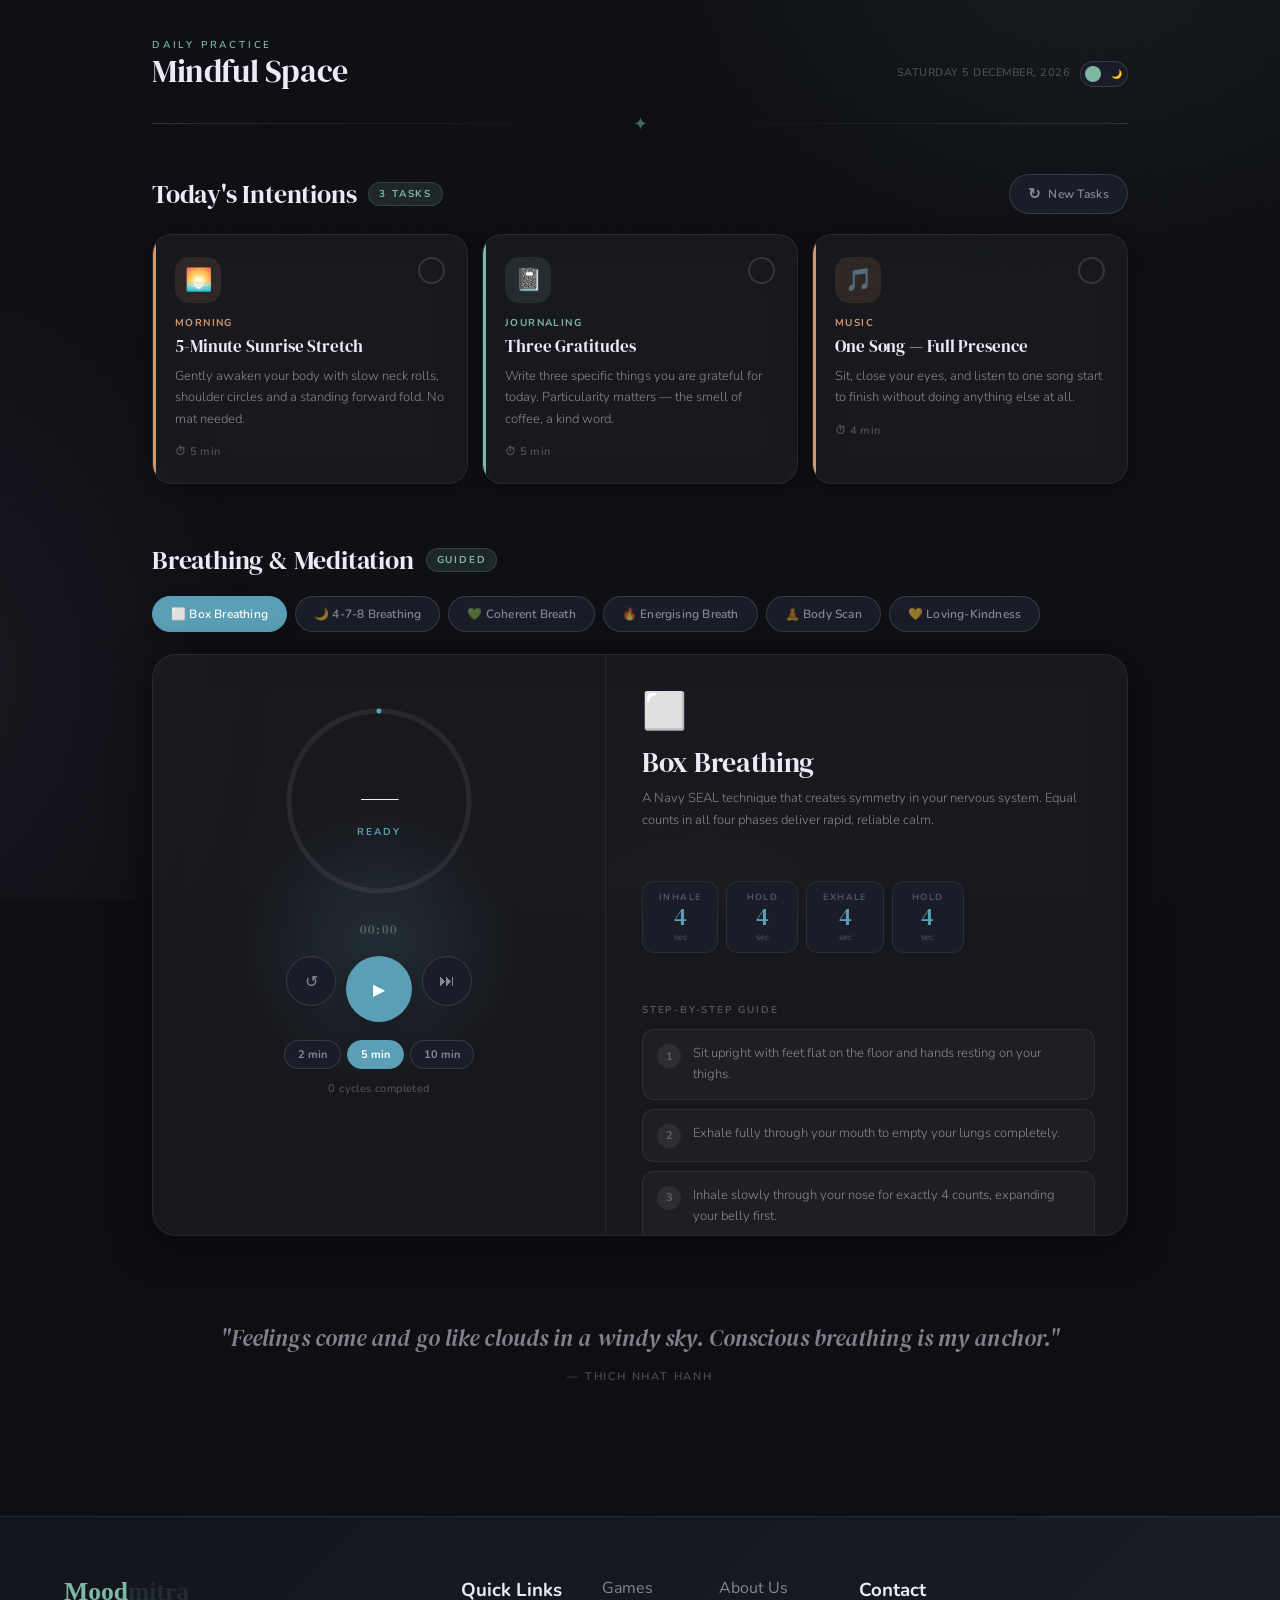
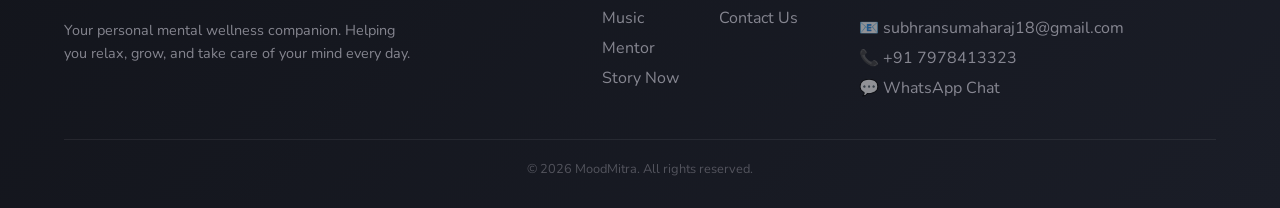
<file: UI/daily.html>
<!DOCTYPE html>
<html lang="en" data-theme="dark">
<head>
<meta charset="UTF-8"/>
<meta name="viewport" content="width=device-width,initial-scale=1.0"/>
<title>Mindful Space</title>
<link rel="icon" type="image/x-icon" href="./image/MOODMITRALOGO.png">
<link rel="preconnect" href="https://fonts.googleapis.com"/>
<link href="https://fonts.googleapis.com/css2?family=DM+Serif+Display:ital@0;1&family=Nunito:wght@300;400;500;600&display=swap" rel="stylesheet"/>
<style>
/* ===================================================
   DESIGN TOKENS
=================================================== */
:root {
  --ease: cubic-bezier(.4,0,.2,1);
  --spring: cubic-bezier(.34,1.56,.64,1);
  --dur: .36s;
  --r: 20px;
  --r-sm: 12px;
}

[data-theme="dark"] {
  --bg:        #0e0f14;
  --bg2:       #13151c;
  --bg3:       #1a1d27;
  --bg4:       #21253300;
  --surface:   rgba(255,255,255,.04);
  --glass:     rgba(255,255,255,.05);
  --border:    rgba(255,255,255,.07);
  --border2:   rgba(255,255,255,.13);
  --text:      #eceaf5;
  --text2:     rgba(236,234,245,.52);
  --text3:     rgba(236,234,245,.28);
  --accent:    #7eb8a4;
  --accent2:   rgba(126,184,164,.14);
  --accent3:   rgba(126,184,164,.07);
  --teal:      #7eb8a4;
  --violet:    #9b8ec4;
  --amber:     #d4976b;
  --rose:      #c47b8e;
  --sky:       #6ba4c4;
  --shadow:    0 8px 40px rgba(0,0,0,.55);
  --shadow-sm: 0 2px 16px rgba(0,0,0,.4);
  --invert-icon: 0;
}

[data-theme="light"] {
  --bg:        #f3f1ec;
  --bg2:       #faf9f6;
  --bg3:       #ffffff;
  --surface:   rgba(255,255,255,.65);
  --glass:     rgba(255,255,255,.7);
  --border:    rgba(0,0,0,.07);
  --border2:   rgba(0,0,0,.13);
  --text:      #1e1c18;
  --text2:     rgba(30,28,24,.55);
  --text3:     rgba(30,28,24,.3);
  --accent:    #3a8f76;
  --accent2:   rgba(58,143,118,.11);
  --accent3:   rgba(58,143,118,.06);
  --teal:      #3a8f76;
  --violet:    #6b5fa8;
  --amber:     #b8732a;
  --rose:      #a85068;
  --sky:       #3078a8;
  --shadow:    0 8px 40px rgba(0,0,0,.10);
  --shadow-sm: 0 2px 16px rgba(0,0,0,.07);
  --invert-icon: 1;
}

/* ===================================================
   BASE
=================================================== */
*,*::before,*::after{margin:0;padding:0;box-sizing:border-box}
html{scroll-behavior:smooth}
body{
  font-family:'Nunito',sans-serif;
  background:var(--bg);
  color:var(--text);
  min-height:100vh;
  overflow-x:hidden;
  transition:background .45s var(--ease),color .45s var(--ease);
}

/* Background mesh */
body::before{
  content:'';
  position:fixed;inset:0;
  pointer-events:none;z-index:0;
  background:
    radial-gradient(ellipse 700px 500px at 85% -5%,  rgba(126,184,164,.07) 0%,transparent 65%),
    radial-gradient(ellipse 500px 700px at -5% 75%,  rgba(155,142,196,.07) 0%,transparent 65%),
    radial-gradient(ellipse 400px 300px at 55% 105%, rgba(212,151,107,.05) 0%,transparent 65%);
  transition:opacity .45s;
}
[data-theme="light"] body::before{
  background:
    radial-gradient(ellipse 700px 500px at 85% -5%,  rgba(58,143,118,.07) 0%,transparent 65%),
    radial-gradient(ellipse 500px 700px at -5% 75%,  rgba(107,95,168,.06) 0%,transparent 65%),
    radial-gradient(ellipse 400px 300px at 55% 105%, rgba(184,115,42,.05) 0%,transparent 65%);
}

/* Grain */
body::after{
  content:'';
  position:fixed;inset:0;pointer-events:none;z-index:0;
  opacity:.5;
  background-image:url("data:image/svg+xml,%3Csvg xmlns='http://www.w3.org/2000/svg' width='200' height='200'%3E%3Cfilter id='n'%3E%3CfeTurbulence type='fractalNoise' baseFrequency='.85' numOctaves='4' stitchTiles='stitch'/%3E%3C/filter%3E%3Crect width='200' height='200' filter='url(%23n)' opacity='.025'/%3E%3C/svg%3E");
}

.wrap{position:relative;z-index:1;max-width:1020px;margin:0 auto;padding:0 22px 100px}

/* ===================================================
   HEADER
=================================================== */
header{
  display:flex;align-items:flex-end;justify-content:space-between;
  padding:38px 0 0;flex-wrap:wrap;gap:14px;
  animation:riseIn .65s var(--ease) both;
}

.logo-block{display:flex;flex-direction:column;gap:3px}
.logo-eyebrow{
  font-size:10px;font-weight:600;letter-spacing:2.8px;
  text-transform:uppercase;color:var(--accent);
}
.logo-name{
  font-family:'DM Serif Display',serif;
  font-size:32px;letter-spacing:-.4px;color:var(--text);line-height:1;
}

.header-right{display:flex;align-items:center;gap:10px}

/* Theme toggle */
.theme-toggle{
  width:48px;height:26px;border-radius:100px;
  border:1px solid var(--border2);background:var(--bg3);
  cursor:pointer;position:relative;transition:background .3s,border-color .3s;
  flex-shrink:0;
}
.theme-toggle::after{
  content:'';position:absolute;
  top:4px;left:4px;width:16px;height:16px;
  border-radius:50%;background:var(--accent);
  transition:transform .3s var(--spring),background .3s;
}
[data-theme="light"] .theme-toggle::after{transform:translateX(22px)}
.toggle-icon{
  position:absolute;font-size:9px;top:50%;transform:translateY(-50%);
  transition:opacity .3s;user-select:none;pointer-events:none;
}
.icon-moon{right:5px;opacity:1}
.icon-sun{left:5px;opacity:0}
[data-theme="light"] .icon-moon{opacity:0}
[data-theme="light"] .icon-sun{opacity:1}

.date-chip{
  font-size:11px;font-weight:500;color:var(--text3);
  letter-spacing:.5px;padding-bottom:3px;
}

/* ===================================================
   ORNAMENT DIVIDER
=================================================== */
.divider-ornament{
  display:flex;align-items:center;gap:14px;
  margin:24px 0 38px;
  animation:fadeIn .7s .1s both;
}
.div-line{flex:1;height:1px;background:linear-gradient(90deg,var(--border2),transparent)}
.div-line.r{background:linear-gradient(90deg,transparent,var(--border2))}
.div-sym{font-family:'DM Serif Display',serif;font-size:18px;color:var(--accent);opacity:.5}

/* ===================================================
   SECTION HEADERS
=================================================== */
.sec-head{
  display:flex;align-items:center;justify-content:space-between;
  flex-wrap:wrap;gap:12px;margin-bottom:20px;
}
.sec-title-wrap{display:flex;align-items:center;gap:12px}
.sec-title{
  font-family:'DM Serif Display',serif;
  font-size:26px;letter-spacing:-.2px;
}
.sec-badge{
  font-size:10px;font-weight:700;letter-spacing:1.8px;
  text-transform:uppercase;color:var(--accent);
  background:var(--accent2);border:1px solid rgba(126,184,164,.2);
  padding:4px 10px;border-radius:100px;
}

/* ===================================================
   REFRESH BUTTON
=================================================== */
.refresh-btn{
  display:flex;align-items:center;gap:7px;
  padding:9px 18px;border-radius:100px;
  border:1px solid var(--border2);background:var(--bg3);
  color:var(--text2);font-family:'Nunito',sans-serif;
  font-size:12px;font-weight:600;cursor:pointer;
  transition:all .2s;letter-spacing:.3px;
}
.refresh-btn:hover{
  border-color:var(--accent);color:var(--accent);
  background:var(--accent3);transform:translateY(-1px);
}
.refresh-btn:active{transform:translateY(0)}
.ref-ico{
  display:inline-block;font-size:15px;
  transition:transform .55s var(--spring);
}
.refresh-btn.spin .ref-ico{transform:rotate(360deg)}

/* ===================================================
   TASK CARDS
=================================================== */
.tasks-grid{
  display:grid;
  grid-template-columns:repeat(auto-fill,minmax(290px,1fr));
  gap:14px;margin-bottom:58px;
}

.task-card{
  background:var(--surface);
  border:1px solid var(--border);
  border-radius:var(--r);
  padding:22px;
  backdrop-filter:blur(14px);
  box-shadow:var(--shadow-sm);
  transition:all .28s var(--ease);
  position:relative;overflow:hidden;
  animation:riseIn .5s var(--ease) both;
  cursor:default;
}
.task-card::before{
  content:'';position:absolute;
  top:0;left:0;width:3px;height:100%;
  background:var(--tc,var(--teal));
  border-radius:3px 0 0 3px;
  transition:width .2s;
}
.task-card:hover{
  border-color:var(--border2);
  box-shadow:var(--shadow);
  transform:translateY(-4px);
}
.task-card:hover::before{width:4px}
.task-card.done{opacity:.5}
.task-card.done .task-title{text-decoration:line-through;color:var(--text3)}

.task-row1{
  display:flex;align-items:flex-start;
  justify-content:space-between;margin-bottom:13px;
}
.task-icon-box{
  width:46px;height:46px;border-radius:14px;
  background:var(--tic,var(--accent2));
  display:flex;align-items:center;justify-content:center;
  font-size:22px;flex-shrink:0;
  transition:transform .2s var(--spring);
}
.task-card:hover .task-icon-box{transform:scale(1.07)}

.task-chk{
  width:27px;height:27px;border-radius:50%;
  border:2px solid var(--border2);background:none;
  cursor:pointer;display:flex;align-items:center;justify-content:center;
  font-size:13px;color:transparent;
  transition:all .2s var(--spring);flex-shrink:0;
}
.task-chk:hover{border-color:var(--accent);color:var(--accent)}
.task-card.done .task-chk{
  background:var(--accent);border-color:var(--accent);color:#fff;
}
.task-cat{
  font-size:10px;font-weight:700;letter-spacing:1.4px;
  text-transform:uppercase;color:var(--tc,var(--teal));
  margin-bottom:5px;
}
.task-title{
  font-family:'DM Serif Display',serif;
  font-size:17px;line-height:1.35;margin-bottom:8px;
  letter-spacing:-.1px;
}
.task-desc{font-size:13px;color:var(--text2);line-height:1.65;font-weight:300}
.task-dur{
  display:inline-flex;align-items:center;gap:5px;
  margin-top:14px;font-size:11px;color:var(--text3);
  font-weight:600;letter-spacing:.3px;
}

/* ===================================================
   EXERCISE PRESET TABS
=================================================== */
.ex-tabs{
  display:flex;gap:8px;flex-wrap:wrap;margin-bottom:22px;
}
.ex-tab{
  padding:9px 18px;border-radius:100px;
  border:1px solid var(--border2);background:var(--bg3);
  color:var(--text2);font-family:'Nunito',sans-serif;
  font-size:12px;font-weight:600;cursor:pointer;
  transition:all .22s;white-space:nowrap;letter-spacing:.2px;
}
.ex-tab:hover{color:var(--text);border-color:var(--border2)}
.ex-tab.active{
  background:var(--ec,var(--teal));
  border-color:var(--ec,var(--teal));
  color:#fff;
  box-shadow:0 3px 16px rgba(0,0,0,.18);
}

/* ===================================================
   PRACTICE CARD
=================================================== */
.practice-card{
  background:var(--surface);
  border:1px solid var(--border);
  border-radius:24px;
  overflow:hidden;
  box-shadow:var(--shadow);
  backdrop-filter:blur(16px);
  display:grid;
  grid-template-columns:1fr 1.15fr;
  min-height:560px;
}
@media(max-width:680px){
  .practice-card{grid-template-columns:1fr}
}

/* ── LEFT: Timer ── */
.timer-pane{
  padding:38px 30px;
  display:flex;flex-direction:column;align-items:center;
  border-right:1px solid var(--border);
  position:relative;overflow:hidden;
}
@media(max-width:680px){
  .timer-pane{border-right:none;border-bottom:1px solid var(--border)}
}

/* Breathing orb */
.breath-orb{
  position:absolute;
  width:280px;height:280px;border-radius:50%;
  background:radial-gradient(circle,var(--orb,rgba(126,184,164,.12)) 0%,transparent 70%);
  top:50%;left:50%;
  transform:translate(-50%,-50%) scale(1);
  pointer-events:none;z-index:0;
  transition:background .6s;
}
.breath-orb.anim-inhale{animation:orbIn var(--id,4s) ease-in-out forwards}
.breath-orb.anim-exhale{animation:orbOut var(--ed,6s) ease-in-out forwards}
.breath-orb.anim-hold{transform:translate(-50%,-50%) scale(1.35);animation:none}
.breath-orb.anim-hold2{transform:translate(-50%,-50%) scale(.85);animation:none}
@keyframes orbIn{
  from{transform:translate(-50%,-50%) scale(.82)}
  to  {transform:translate(-50%,-50%) scale(1.38)}
}
@keyframes orbOut{
  from{transform:translate(-50%,-50%) scale(1.38)}
  to  {transform:translate(-50%,-50%) scale(.82)}
}

/* SVG Ring */
.ring-wrap{position:relative;z-index:1;margin:8px 0 14px}
.ring-svg{width:200px;height:200px;transform:rotate(-90deg)}
.ring-bg{fill:none;stroke:var(--border);stroke-width:5}
.ring-track{
  fill:none;stroke:var(--ec,var(--teal));stroke-width:5;
  stroke-linecap:round;
  stroke-dasharray:565;stroke-dashoffset:565;
  transition:stroke .5s,stroke-dashoffset .12s linear;
}
.ring-inner{
  position:absolute;inset:0;
  display:flex;flex-direction:column;
  align-items:center;justify-content:center;
  z-index:2;
}
.ring-count{
  font-family:'DM Serif Display',serif;
  font-size:50px;color:var(--text);
  line-height:1;letter-spacing:-1px;
}
.ring-phase{
  font-size:10px;font-weight:700;letter-spacing:2px;
  text-transform:uppercase;color:var(--ec,var(--teal));
  margin-top:5px;
}

.session-elapsed{
  font-size:13px;color:var(--text3);
  letter-spacing:1.2px;z-index:1;margin-bottom:18px;
  font-family:'DM Serif Display',serif;
}

/* Controls */
.ctrl-row{display:flex;gap:10px;z-index:1;margin-bottom:18px}
.ctrl-btn{
  width:50px;height:50px;border-radius:50%;
  border:none;cursor:pointer;
  display:flex;align-items:center;justify-content:center;
  transition:all .2s var(--spring);font-size:16px;
}
.ctrl-play{
  background:var(--ec,var(--teal));color:#fff;
  width:66px;height:66px;
  box-shadow:0 4px 22px rgba(0,0,0,.22);
}
.ctrl-play:hover{transform:scale(1.08);box-shadow:0 6px 28px rgba(0,0,0,.28)}
.ctrl-play:active{transform:scale(.97)}
.ctrl-sec{
  background:var(--bg3);color:var(--text2);
  border:1px solid var(--border2);
}
.ctrl-sec:hover{color:var(--text);transform:scale(1.06)}

/* Duration chips */
.dur-row{display:flex;gap:6px;z-index:1;margin-bottom:12px}
.dur-chip{
  padding:6px 13px;border-radius:100px;
  border:1px solid var(--border2);background:var(--bg3);
  color:var(--text2);font-family:'Nunito',sans-serif;
  font-size:11px;font-weight:700;cursor:pointer;
  transition:all .15s;
}
.dur-chip:hover{color:var(--text)}
.dur-chip.active{
  background:var(--ec,var(--teal));
  border-color:var(--ec,var(--teal));color:#fff;
}
.cycles-info{
  font-size:11px;color:var(--text3);
  z-index:1;letter-spacing:.4px;font-weight:500;
}

/* Completion overlay */
.done-overlay{
  position:absolute;inset:0;
  background:var(--bg2);opacity:0;
  display:flex;flex-direction:column;align-items:center;justify-content:center;
  gap:10px;z-index:20;pointer-events:none;
  transition:opacity .4s;border-radius:24px 0 0 24px;
}
.done-overlay.show{opacity:.97;pointer-events:all}
.done-icon{font-size:52px;animation:pop .5s var(--spring) both}
.done-title{
  font-family:'DM Serif Display',serif;
  font-size:22px;color:var(--accent);
}
.done-sub{font-size:13px;color:var(--text2);text-align:center;padding:0 20px}
.done-restart{
  margin-top:8px;padding:10px 22px;border-radius:100px;
  border:1px solid var(--border2);background:var(--bg3);
  color:var(--text2);font-family:'Nunito',sans-serif;
  font-size:12px;font-weight:600;cursor:pointer;
  transition:all .2s;
}
.done-restart:hover{border-color:var(--accent);color:var(--accent)}
@keyframes pop{
  from{transform:scale(0);opacity:0}
  to  {transform:scale(1);opacity:1}
}

/* ── RIGHT: Guide ── */
.guide-pane{
  padding:32px 32px 36px 36px;
  display:flex;flex-direction:column;
  overflow-y:auto;max-height:580px;
}
.guide-pane::-webkit-scrollbar{width:4px}
.guide-pane::-webkit-scrollbar-track{background:transparent}
.guide-pane::-webkit-scrollbar-thumb{background:var(--border2);border-radius:100px}

.ex-icon-big{font-size:36px;margin-bottom:10px;display:block}
.ex-name{
  font-family:'DM Serif Display',serif;
  font-size:28px;letter-spacing:-.3px;
  margin-bottom:7px;line-height:1.2;
}
.ex-blurb{
  font-size:13px;color:var(--text2);
  line-height:1.7;font-weight:300;margin-bottom:18px;
}
.guide-rule{height:1px;background:var(--border);margin:16px 0}

/* Rhythm row */
.rhythm-row{display:flex;gap:8px;flex-wrap:wrap;margin-bottom:18px}
.rhy-pill{
  display:flex;flex-direction:column;align-items:center;
  padding:9px 16px;border-radius:var(--r-sm);
  border:1px solid var(--border);background:var(--bg3);
  min-width:72px;
}
.rhy-lbl{font-size:9px;font-weight:700;letter-spacing:1.4px;text-transform:uppercase;color:var(--text3);margin-bottom:2px}
.rhy-val{
  font-family:'DM Serif Display',serif;
  font-size:24px;color:var(--ec,var(--teal));line-height:1;
}
.rhy-unit{font-size:9px;color:var(--text3);margin-top:2px}

/* Steps */
.steps-lbl{
  font-size:10px;font-weight:700;letter-spacing:1.8px;
  text-transform:uppercase;color:var(--text3);margin-bottom:12px;
}
.steps-list{list-style:none;display:flex;flex-direction:column;gap:9px}
.step{
  display:flex;gap:12px;padding:13px 14px;
  border-radius:var(--r-sm);border:1px solid var(--border);
  background:rgba(255,255,255,.03);
  transition:all .25s;
}
[data-theme="light"] .step{background:rgba(255,255,255,.55)}
.step.lit{
  border-color:var(--ec,var(--teal));
  background:var(--estep,rgba(126,184,164,.06));
  box-shadow:0 2px 12px rgba(0,0,0,.06);
}
.step-n{
  width:24px;height:24px;border-radius:50%;
  background:var(--border);
  display:flex;align-items:center;justify-content:center;
  font-size:11px;font-weight:700;color:var(--text3);
  flex-shrink:0;margin-top:1px;transition:all .2s;
}
.step.lit .step-n{background:var(--ec,var(--teal));color:#fff}
.step-txt{
  font-size:13px;line-height:1.65;
  color:var(--text2);font-weight:300;
}
.step.lit .step-txt{color:var(--text);font-weight:400}

/* Benefits */
.benefits{display:flex;gap:7px;flex-wrap:wrap;margin-top:18px}
.ben-tag{
  font-size:11px;font-weight:500;padding:5px 11px;
  border-radius:100px;
  background:var(--estep,rgba(126,184,164,.07));
  color:var(--ec,var(--teal));
  border:1px solid rgba(126,184,164,.15);
}

/* ===================================================
   QUOTE SECTION
=================================================== */
.quote-section{
  margin-top:52px;text-align:center;padding:32px 20px;
  animation:riseIn .6s .3s var(--ease) both;
}
.quote-text{
  font-family:'DM Serif Display',serif;
  font-size:clamp(17px,2.8vw,23px);
  font-style:italic;color:var(--text2);
  line-height:1.6;letter-spacing:.1px;
}
.quote-attr{
  font-size:11px;color:var(--text3);
  letter-spacing:1.8px;text-transform:uppercase;
  margin-top:12px;font-weight:600;
}

/* ===================================================
   ANIMATIONS
=================================================== */
@keyframes riseIn{
  from{opacity:0;transform:translateY(20px)}
  to  {opacity:1;transform:translateY(0)}
}
@keyframes fadeIn{
  from{opacity:0} to{opacity:1}
}
::-webkit-scrollbar{width:5px}
::-webkit-scrollbar-track{background:transparent}
::-webkit-scrollbar-thumb{background:var(--border2);border-radius:100px}

@media(max-width:600px){
  .tasks-grid{grid-template-columns:1fr}
  .timer-pane{padding:28px 18px}
  .guide-pane{padding:24px 18px}
}
</style>
</head>
<body>
<div class="wrap">

<!-- ══════════ HEADER ══════════ -->
<header>
  <div class="logo-block">
    <span class="logo-eyebrow">Daily Practice</span>
    <span class="logo-name">Mindful Space</span>
  </div>
  <div class="header-right">
    <span class="date-chip" id="dateLbl"></span>
    <button class="theme-toggle" onclick="toggleTheme()" aria-label="Toggle theme">
      <span class="toggle-icon icon-moon">🌙</span>
      <span class="toggle-icon icon-sun">☀️</span>
    </button>
  </div>
</header>

<div class="divider-ornament">
  <div class="div-line"></div>
  <span class="div-sym">✦</span>
  <div class="div-line r"></div>
</div>

<!-- ══════════ DAILY TASKS ══════════ -->
<div class="sec-head">
  <div class="sec-title-wrap">
    <span class="sec-title">Today's Intentions</span>
    <span class="sec-badge">3 Tasks</span>
  </div>
  <button class="refresh-btn" id="rfBtn" onclick="refreshTasks()">
    <span class="ref-ico">↻</span> New Tasks
  </button>
</div>

<div class="tasks-grid" id="tasksGrid"></div>

<!-- ══════════ PRACTICE ══════════ -->
<div class="sec-head" style="margin-bottom:18px">
  <div class="sec-title-wrap">
    <span class="sec-title">Breathing &amp; Meditation</span>
    <span class="sec-badge">Guided</span>
  </div>
</div>

<div class="ex-tabs" id="exTabs"></div>

<div class="practice-card" id="practiceCard">

  <!-- LEFT -->
  <div class="timer-pane">
    <div class="breath-orb" id="breathOrb"></div>

    <div class="done-overlay" id="doneOverlay">
      <div class="done-icon">🌿</div>
      <div class="done-title">Session Complete</div>
      <div class="done-sub" id="doneSub">Well done. Take a breath.</div>
      <button class="done-restart" onclick="resetTimer()">Start Again</button>
    </div>

    <div class="ring-wrap">
      <svg class="ring-svg" viewBox="0 0 200 200">
        <circle class="ring-bg"    cx="100" cy="100" r="90"/>
        <circle class="ring-track" id="ringTrack" cx="100" cy="100" r="90"/>
      </svg>
      <div class="ring-inner">
        <span class="ring-count" id="ringCount">—</span>
        <span class="ring-phase" id="ringPhase">READY</span>
      </div>
    </div>

    <div class="session-elapsed" id="elapsed">00:00</div>

    <div class="ctrl-row">
      <button class="ctrl-btn ctrl-sec" onclick="resetTimer()" title="Reset">↺</button>
      <button class="ctrl-btn ctrl-play" id="playBtn" onclick="toggleTimer()">▶</button>
      <button class="ctrl-btn ctrl-sec" onclick="skipPhase()" title="Skip">⏭</button>
    </div>

    <div class="dur-row" id="durRow"></div>
    <div class="cycles-info" id="cyclesInfo">0 cycles completed</div>
  </div>

  <!-- RIGHT -->
  <div class="guide-pane" id="guidePane"></div>

</div>

<!-- ══════════ QUOTE ══════════ -->
<div class="quote-section">
  <div class="quote-text" id="quoteText"></div>
  <div class="quote-attr" id="quoteAttr"></div>
</div>

</div><!-- /wrap -->
<footer style="
  background: linear-gradient(135deg, var(--bg2), var(--bg3));
  border-top: 1px solid var(--border);
  padding: 60px 5% 30px;
  color: var(--text2);
">

  <div style="
    max-width: 1200px;
    margin: auto;
    display: grid;
    grid-template-columns: repeat(auto-fit, minmax(220px, 1fr));
    gap: 40px;
  ">

    <!-- BRAND -->
    <div>
      <h2 style="
        font-family: 'Playfair Display', serif;
        color: var(--accent);
        font-size: 1.6rem;
      ">
        Mood<span style="color: var(--accent2)">mitra</span>
      </h2>

      <p style="margin-top: 12px; font-size: 0.9rem; line-height: 1.6;">
        Your personal mental wellness companion. Helping you relax, grow,
        and take care of your mind every day.
      </p>
    </div>

    <!-- LINKS -->
    <div>
      
      <div style="display:flex;gap:40px;">
      <h3 style="color: var(--text); margin-bottom: 10px;">Quick Links</h3>
      <div style="display: flex; flex-direction: column; gap: 8px;">
        <a href="games.html" style="text-decoration:none; color: var(--text2);">Games</a>
        <a href="music.html" style="text-decoration:none; color: var(--text2);">Music</a>
        <a href="mentors.html" style="text-decoration:none; color: var(--text2);">Mentor</a>
        <a href="story.html" style="text-decoration:none; color: var(--text2);">Story Now</a>
      </div>
      <div style="display: flex; flex-direction: column; gap: 8px;">
        <a href="#" style="text-decoration:none; color: var(--text2);">About Us</a>
        <a href="#" style="text-decoration:none; color: var(--text2);">Contact Us</a>
        
      </div>
      
    </div>
    </div>

    <!-- CONTACT -->
    <div>
      <h3 style="color: var(--text); margin-bottom: 14px;">Contact</h3>
      <div style="display: flex; flex-direction: column; gap: 8px;">
        <a href="mailto:yourmail@gmail.com" style="text-decoration:none; color: var(--text2);">
          📧 subhransumaharaj18@gmail.com
        </a>
        <a href="tel:+917978413323" style="text-decoration:none; color: var(--text2);">
          📞 +91 7978413323
        </a>
        <a href="https://wa.me/917978413323" target="_blank" style="text-decoration:none; color: var(--text2);">
          💬 WhatsApp Chat
        </a>
      </div>
    </div>

  </div>

  <!-- BOTTOM -->
  <div style="
    text-align: center;
    margin-top: 40px;
    padding-top: 20px;
    border-top: 1px solid var(--border);
    font-size: 0.8rem;
    color: var(--text3);
  ">
    © 2026 MoodMitra. All rights reserved.
  </div>

</footer>
<script>
/* ────────────────────────────────────────────
   DATA
──────────────────────────────────────────── */
const TASK_POOL = [
  {icon:'🌅',cat:'Morning',title:'5-Minute Sunrise Stretch',desc:'Gently awaken your body with slow neck rolls, shoulder circles and a standing forward fold. No mat needed.',dur:'5 min',c:'var(--amber)',bg:'rgba(212,151,107,.12)'},
  {icon:'📓',cat:'Journaling',title:'Three Gratitudes',desc:'Write three specific things you are grateful for today. Particularity matters — the smell of coffee, a kind word.',dur:'5 min',c:'var(--teal)',bg:'rgba(126,184,164,.12)'},
  {icon:'🚶',cat:'Movement',title:'Mindful Walk Outside',desc:'Step outside for 10 minutes. Leave your phone in your pocket. Notice five things you can see, hear, or smell.',dur:'10 min',c:'var(--sky)',bg:'rgba(107,164,196,.12)'},
  {icon:'💧',cat:'Hydration',title:'Drink a Full Glass of Water',desc:'Before coffee or a meal, drink 300 ml of water slowly. Hydration is the easiest wellness habit you can form.',dur:'1 min',c:'var(--sky)',bg:'rgba(107,164,196,.12)'},
  {icon:'📵',cat:'Digital Detox',title:'Phone-Free First Hour',desc:'Keep your phone face-down for one hour after waking. Let your mind ease in without notifications.',dur:'60 min',c:'var(--violet)',bg:'rgba(155,142,196,.12)'},
  {icon:'🎵',cat:'Music',title:'One Song — Full Presence',desc:'Sit, close your eyes, and listen to one song start to finish without doing anything else at all.',dur:'4 min',c:'var(--amber)',bg:'rgba(212,151,107,.12)'},
  {icon:'🧹',cat:'Environment',title:'Clear One Small Space',desc:'Tidy a single surface — desk, shelf, or counter. A clear space genuinely creates a clearer mind.',dur:'7 min',c:'var(--teal)',bg:'rgba(126,184,164,.12)'},
  {icon:'🌿',cat:'Nature',title:'Sit Near a Window',desc:'Find a window with natural light. Sit quietly for a few minutes and simply observe what is outside.',dur:'5 min',c:'var(--teal)',bg:'rgba(126,184,164,.12)'},
  {icon:'😊',cat:'Connection',title:'Send a Kind Message',desc:'Text one person to say something genuine — a memory, appreciation, or simply "I\'m thinking of you."',dur:'3 min',c:'var(--rose)',bg:'rgba(196,123,142,.12)'},
  {icon:'🧘',cat:'Body Scan',title:'Progressive Muscle Relax',desc:'Tense and release each muscle group from toes upward. This dissolves accumulated physical tension quickly.',dur:'8 min',c:'var(--violet)',bg:'rgba(155,142,196,.12)'},
  {icon:'📖',cat:'Reading',title:'10 Pages of a Book',desc:'Read 10 pages of any book — not a screen. Let your imagination absorb words at a gentle pace.',dur:'10 min',c:'var(--amber)',bg:'rgba(212,151,107,.12)'},
  {icon:'☀️',cat:'Sunlight',title:'10 Minutes of Morning Sun',desc:'Step outside within an hour of waking and let natural light hit your face. It anchors your circadian rhythm.',dur:'10 min',c:'var(--amber)',bg:'rgba(212,151,107,.12)'},
  {icon:'🍽️',cat:'Mindful Eating',title:'One Meal Without Screens',desc:'Put devices away for one meal. Chew slowly, notice flavours, textures, and how your body responds.',dur:'20 min',c:'var(--teal)',bg:'rgba(126,184,164,.12)'},
  {icon:'💤',cat:'Rest',title:'20-Minute Power Nap',desc:'A short nap of 15–20 minutes restores alertness without grogginess. Set an alarm and lie flat.',dur:'20 min',c:'var(--violet)',bg:'rgba(155,142,196,.12)'},
  {icon:'🌬️',cat:'Breathing',title:'Conscious Exhale Resets',desc:'Three times today, pause and take one long exhale — twice as long as your inhale. Instant nervous-system calm.',dur:'1 min',c:'var(--sky)',bg:'rgba(107,164,196,.12)'},
];

const EXERCISES = [
  {
    id:'box',name:'Box Breathing',icon:'⬜',
    blurb:'A Navy SEAL technique that creates symmetry in your nervous system. Equal counts in all four phases deliver rapid, reliable calm.',
    c:'#5a9fb5',orb:'rgba(90,159,181,.16)',step:'rgba(90,159,181,.07)',
    phases:[
      {n:'INHALE',d:4,a:'anim-inhale'},
      {n:'HOLD',  d:4,a:'anim-hold'},
      {n:'EXHALE',d:4,a:'anim-exhale'},
      {n:'HOLD',  d:4,a:'anim-hold2'},
    ],
    rhythm:[{l:'Inhale',v:4},{l:'Hold',v:4},{l:'Exhale',v:4},{l:'Hold',v:4}],
    benefits:['Reduces stress','Sharpens focus','Regulates ANS','Combat-proven'],
    durations:[2,5,10],
    steps:[
      'Sit upright with feet flat on the floor and hands resting on your thighs.',
      'Exhale fully through your mouth to empty your lungs completely.',
      'Inhale slowly through your nose for exactly 4 counts, expanding your belly first.',
      'Hold with lungs full for 4 counts — stay relaxed, do not strain your throat.',
      'Exhale smoothly for 4 counts, fully emptying the lungs.',
      'Hold on empty for 4 counts, then begin the next cycle.',
      'Repeat for the session duration. Let each cycle become more effortless.',
    ],
  },
  {
    id:'478',name:'4-7-8 Breathing',icon:'🌙',
    blurb:'Dr. Andrew Weil\'s technique — a natural sedative for the nervous system. The extended exhale activates your parasympathetic response.',
    c:'#8b7ec8',orb:'rgba(139,126,200,.16)',step:'rgba(139,126,200,.07)',
    phases:[
      {n:'INHALE',d:4,a:'anim-inhale'},
      {n:'HOLD',  d:7,a:'anim-hold'},
      {n:'EXHALE',d:8,a:'anim-exhale'},
    ],
    rhythm:[{l:'Inhale',v:4},{l:'Hold',v:7},{l:'Exhale',v:8}],
    benefits:['Sleep aid','Anxiety relief','Lowers HR','Calming'],
    durations:[2,5,10],
    steps:[
      'Rest the tip of your tongue against the ridge behind your upper front teeth throughout.',
      'Exhale fully through your mouth, making a whoosh sound, to start fresh.',
      'Close your mouth and inhale quietly through your nose for a count of 4.',
      'Hold your breath for a count of 7 — this is the key step that deepens the effect.',
      'Exhale completely through your mouth with a whoosh for a count of 8.',
      'This completes one cycle. Beginners: 4 cycles. Work up to 8 over time.',
      'Practice twice daily — morning and before bed — for best long-term results.',
    ],
  },
  {
    id:'coherent',name:'Coherent Breath',icon:'💚',
    blurb:'Five breaths per minute resonates with your heart rate variability. Science shows this rhythm produces the deepest physiological calm.',
    c:'#5a9e82',orb:'rgba(90,158,130,.16)',step:'rgba(90,158,130,.07)',
    phases:[
      {n:'INHALE',d:6,a:'anim-inhale'},
      {n:'EXHALE',d:6,a:'anim-exhale'},
    ],
    rhythm:[{l:'Inhale',v:6},{l:'Exhale',v:6}],
    benefits:['Balances HRV','Deep calm','Accessible','Daily use'],
    durations:[5,10,20],
    steps:[
      'Find a comfortable seated or lying-down position, ideally in a quiet space.',
      'Close your eyes and notice your natural breathing pattern for a moment.',
      'Inhale through your nose for a count of 6 — a smooth, continuous breath.',
      'Transition immediately into a smooth exhale for a count of 6. No hold.',
      'Keep the flow between inhale and exhale as fluid and effortless as possible.',
      'Your mind will wander — when it does, gently return to the count.',
      'With practice this rhythm becomes meditative and deeply restorative.',
    ],
  },
  {
    id:'energy',name:'Energising Breath',icon:'🔥',
    blurb:'An invigorating technique to super-oxygenate the body, sharpen alertness, and generate natural energy without caffeine.',
    c:'#c4763a',orb:'rgba(196,118,58,.16)',step:'rgba(196,118,58,.07)',
    phases:[
      {n:'POWER IN', d:1, a:'anim-inhale'},
      {n:'RELEASE',  d:1, a:'anim-exhale'},
      {n:'RETAIN',   d:15,a:'anim-hold'},
      {n:'RECOVER',  d:5, a:'anim-inhale'},
    ],
    rhythm:[{l:'Power In',v:1},{l:'Release',v:1},{l:'Retain',v:15},{l:'Recover',v:5}],
    benefits:['Boosts energy','Warming','Focus','Pre-workout'],
    durations:[5,10,15],
    steps:[
      'Sit comfortably. Do NOT practise this while driving or in water.',
      'Take a powerful, full inhale through your nose or mouth — fill the chest.',
      'Release immediately without force — let the breath fall out passively.',
      'Repeat this rapid cycle 30 times, building rhythm like a bellows.',
      'After the 30th exhale, exhale fully and hold on empty lungs.',
      'When you feel the urge to breathe, take one deep recovery breath and hold 15 s.',
      'Exhale and rest. You have completed one round. Three rounds is a full session.',
    ],
  },
  {
    id:'bodyscan',name:'Body Scan',icon:'🧘',
    blurb:'A foundational mindfulness-based stress reduction (MBSR) practice that systematically releases tension and builds body awareness.',
    c:'#b87c5a',orb:'rgba(184,124,90,.16)',step:'rgba(184,124,90,.07)',
    phases:[
      {n:'NOTICE',  d:30,a:'anim-hold'},
      {n:'RELEASE', d:20,a:'anim-exhale'},
      {n:'MOVE ON', d:10,a:'anim-inhale'},
    ],
    rhythm:[{l:'Notice',v:30},{l:'Release',v:20},{l:'Move On',v:10}],
    benefits:['Body awareness','Releases tension','Improves sleep','MBSR-based'],
    durations:[5,10,20],
    steps:[
      'Lie flat on your back — on a bed, yoga mat, or floor. Arms at your sides.',
      'Close your eyes and take three natural breaths to settle. Feel the weight of your body.',
      'Bring gentle attention to the soles of your feet. Notice any sensation — warmth, pressure.',
      'Breathe into that area. On the exhale, imagine tension softening and dissolving.',
      'Slowly move attention upward: ankles → calves → knees → thighs → hips.',
      'Continue through belly, chest, hands, arms, shoulders, neck, face, crown.',
      'At the top, let awareness expand to your whole body as one unified field of sensation.',
    ],
  },
  {
    id:'loving',name:'Loving-Kindness',icon:'💛',
    blurb:'Metta meditation — scientifically shown to increase positive emotions, reduce self-criticism and loneliness, and build compassion.',
    c:'#c4945a',orb:'rgba(196,148,90,.16)',step:'rgba(196,148,90,.07)',
    phases:[
      {n:'BREATHE',d:6,a:'anim-inhale'},
      {n:'FEEL',   d:6,a:'anim-hold'},
      {n:'RELEASE',d:6,a:'anim-exhale'},
    ],
    rhythm:[{l:'Breathe',v:6},{l:'Feel',v:6},{l:'Release',v:6}],
    benefits:['Builds compassion','Reduces loneliness','Increases joy','Self-acceptance'],
    durations:[5,10,15],
    steps:[
      'Sit comfortably, close your eyes, and place one hand over your heart.',
      'Begin with yourself: silently say "May I be happy. May I be healthy. May I be at peace."',
      'Visualise a warm golden light in your chest growing with every inhale.',
      'Bring to mind someone you love. Extend the same phrases to them.',
      'Expand to neutral people — a neighbour, a stranger on the street.',
      'Finally extend loving-kindness to all beings everywhere without exception.',
      'Return to yourself. Sit quietly for a moment feeling the warmth before opening your eyes.',
    ],
  },
];

const QUOTES = [
  {q:'"Almost everything will work again if you unplug it for a few minutes — including you."',a:'Anne Lamott'},
  {q:'"Within you there is a stillness and a sanctuary to which you can retreat at any time."',a:'Hermann Hesse'},
  {q:'"The present moment is the only moment available to us, and it is the door to all moments."',a:'Thich Nhat Hanh'},
  {q:'"You don\'t have to control your thoughts. You just have to stop letting them control you."',a:'Dan Millman'},
  {q:'"Feelings come and go like clouds in a windy sky. Conscious breathing is my anchor."',a:'Thich Nhat Hanh'},
];

/* ────────────────────────────────────────────
   THEME
──────────────────────────────────────────── */
function toggleTheme(){
  const cur=document.documentElement.getAttribute('data-theme');
  const nxt=cur==='dark'?'light':'dark';
  document.documentElement.setAttribute('data-theme',nxt);
  localStorage.setItem('ms_theme',nxt);
}

/* ────────────────────────────────────────────
   TASKS
──────────────────────────────────────────── */
function refreshTasks(){
  const btn=document.getElementById('rfBtn');
  btn.classList.add('spin');
  setTimeout(()=>btn.classList.remove('spin'),560);
  renderTasks();
}
function renderTasks(){
  const pool=[...TASK_POOL].sort(()=>Math.random()-.5).slice(0,3);
  document.getElementById('tasksGrid').innerHTML=pool.map((t,i)=>`
    <div class="task-card" id="tc${i}" style="--tc:${t.c};--tic:${t.bg};animation-delay:${i*.1}s">
      <div class="task-row1">
        <div class="task-icon-box" style="background:${t.bg}">${t.icon}</div>
        <button class="task-chk" onclick="toggleDone(${i})" aria-label="Mark done">✓</button>
      </div>
      <div class="task-cat">${t.cat}</div>
      <div class="task-title">${t.title}</div>
      <div class="task-desc">${t.desc}</div>
      <div class="task-dur">⏱ ${t.dur}</div>
    </div>`).join('');
}
function toggleDone(i){
  document.getElementById('tc'+i).classList.toggle('done');
}

/* ────────────────────────────────────────────
   TIMER ENGINE
──────────────────────────────────────────── */
const CIRC=2*Math.PI*90; // ≈ 565.5

let ex=EXERCISES[0];
let running=false,sessSeconds=0,sessTgt=5*60;
let pIdx=0,pSecsLeft=0,pTotalSecs=0,cycles=0;
let sessTimer=null,phaseTimer=null;

function setExercise(e){
  ex=e;
  resetTimer();
  renderGuide();
  renderDurChips();
  applyExColors();
}

function applyExColors(){
  document.documentElement.style.setProperty('--ec',ex.c);
  document.documentElement.style.setProperty('--estep',ex.step);
  document.getElementById('breathOrb').style.setProperty('--orb',ex.orb);
  document.getElementById('ringTrack').style.stroke=ex.c;
  document.getElementById('playBtn').style.background=ex.c;
  document.querySelectorAll('.ex-tab').forEach(t=>{
    if(t.dataset.id===ex.id){
      t.classList.add('active');
      t.style.cssText=`--ec:${ex.c};background:${ex.c};border-color:${ex.c};color:#fff`;
    } else {
      t.classList.remove('active');
      t.style.cssText='';
    }
  });
}

function renderGuide(){
  document.getElementById('guidePane').innerHTML=`
    <span class="ex-icon-big">${ex.icon}</span>
    <div class="ex-name">${ex.name}</div>
    <div class="ex-blurb">${ex.blurb}</div>
    <div class="guide-rule"></div>
    <div class="rhythm-row">
      ${ex.rhythm.map(r=>`
        <div class="rhy-pill">
          <div class="rhy-lbl">${r.l}</div>
          <div class="rhy-val">${r.v}</div>
          <div class="rhy-unit">sec</div>
        </div>`).join('')}
    </div>
    <div class="guide-rule"></div>
    <div class="steps-lbl">Step-by-Step Guide</div>
    <ul class="steps-list" id="stepsList">
      ${ex.steps.map((s,i)=>`
        <li class="step" id="stp${i}">
          <div class="step-n">${i+1}</div>
          <div class="step-txt">${s}</div>
        </li>`).join('')}
    </ul>
    <div class="benefits">
      ${ex.benefits.map(b=>`<span class="ben-tag">${b}</span>`).join('')}
    </div>`;
}

function renderDurChips(){
  document.getElementById('durRow').innerHTML=ex.durations.map(d=>`
    <button class="dur-chip${d===sessTgt/60?' active':''}"
      onclick="setDur(${d})">${d} min</button>`).join('');
}

function setDur(m){
  sessTgt=m*60;
  resetTimer();
  renderDurChips();
}

function toggleTimer(){
  running?pause():play();
}

function play(){
  running=true;
  document.getElementById('playBtn').textContent='⏸';
  document.getElementById('doneOverlay').classList.remove('show');
  if(pSecsLeft===0) beginPhase(0);
  runSessClock();
  runPhaseTick();
}

function pause(){
  running=false;
  document.getElementById('playBtn').textContent='▶';
  clearInterval(sessTimer);
  clearInterval(phaseTimer);
}

function resetTimer(){
  pause();
  sessSeconds=0;pIdx=0;pSecsLeft=0;cycles=0;pTotalSecs=0;
  document.getElementById('ringCount').textContent='—';
  document.getElementById('ringPhase').textContent='READY';
  document.getElementById('elapsed').textContent='00:00';
  document.getElementById('cyclesInfo').textContent='0 cycles completed';
  document.getElementById('ringTrack').style.strokeDashoffset=CIRC;
  document.getElementById('breathOrb').className='breath-orb';
  document.getElementById('doneOverlay').classList.remove('show');
  litStep(0);
}

function runSessClock(){
  clearInterval(sessTimer);
  sessTimer=setInterval(()=>{
    sessSeconds++;
    const m=String(Math.floor(sessSeconds/60)).padStart(2,'0');
    const s=String(sessSeconds%60).padStart(2,'0');
    document.getElementById('elapsed').textContent=m+':'+s;
    if(sessSeconds>=sessTgt) completeSession();
  },1000);
}

function beginPhase(idx){
  pIdx=idx%ex.phases.length;
  const p=ex.phases[pIdx];
  pSecsLeft=p.d;pTotalSecs=p.d;
  document.getElementById('ringPhase').textContent=p.n;
  // orb
  const orb=document.getElementById('breathOrb');
  orb.className='breath-orb';
  if(p.a==='anim-inhale') orb.style.setProperty('--id',p.d+'s');
  if(p.a==='anim-exhale') orb.style.setProperty('--ed',p.d+'s');
  void orb.offsetWidth;
  orb.classList.add(p.a);
  litStep(pIdx%ex.steps.length);
}

function runPhaseTick(){
  clearInterval(phaseTimer);
  if(pSecsLeft===0) beginPhase(pIdx);
  updateRing();
  phaseTimer=setInterval(()=>{
    if(!running)return;
    pSecsLeft--;
    document.getElementById('ringCount').textContent=pSecsLeft>0?pSecsLeft:ex.phases[pIdx].d;
    updateRing();
    if(pSecsLeft<=0){
      const nxt=pIdx+1;
      if(nxt%ex.phases.length===0){
        cycles++;
        document.getElementById('cyclesInfo').textContent=cycles+(cycles===1?' cycle':' cycles')+' completed';
      }
      beginPhase(nxt);
    }
  },1000);
  document.getElementById('ringCount').textContent=pSecsLeft;
}

function updateRing(){
  const pct=1-(pSecsLeft/pTotalSecs);
  document.getElementById('ringTrack').style.strokeDashoffset=Math.max(0,CIRC*(1-pct));
}

function skipPhase(){
  if(!running)return;
  const nxt=pIdx+1;
  if(nxt%ex.phases.length===0){cycles++;document.getElementById('cyclesInfo').textContent=cycles+(cycles===1?' cycle':' cycles')+' completed';}
  beginPhase(nxt);
  pSecsLeft=ex.phases[pIdx].d;
}

function completeSession(){
  pause();
  document.getElementById('doneOverlay').classList.add('show');
  document.getElementById('doneSub').textContent=
    `${cycles} cycles · ${Math.round(sessSeconds/60)} min of ${ex.name}`;
}

function litStep(i){
  document.querySelectorAll('.step').forEach((el,j)=>el.classList.toggle('lit',j===i));
}

/* ────────────────────────────────────────────
   TABS
──────────────────────────────────────────── */
function renderTabs(){
  document.getElementById('exTabs').innerHTML=EXERCISES.map(e=>`
    <button class="ex-tab" data-id="${e.id}"
      onclick="setExercise(EXERCISES.find(x=>x.id==='${e.id}'))">
      ${e.icon} ${e.name}
    </button>`).join('');
}

/* ────────────────────────────────────────────
   INIT
──────────────────────────────────────────── */
(function init(){
  // Theme
  const saved=localStorage.getItem('ms_theme');
  if(saved) document.documentElement.setAttribute('data-theme',saved);

  // Date
  document.getElementById('dateLbl').textContent=
    new Date().toLocaleDateString('en-IN',{weekday:'long',year:'numeric',month:'long',day:'numeric'}).toUpperCase();

  // Quote
  const q=QUOTES[Math.floor(Math.random()*QUOTES.length)];
  document.getElementById('quoteText').textContent=q.q;
  document.getElementById('quoteAttr').textContent='— '+q.a;

  renderTasks();
  renderTabs();
  setExercise(EXERCISES[0]);
})();
</script>
</body>
</html>
</file>
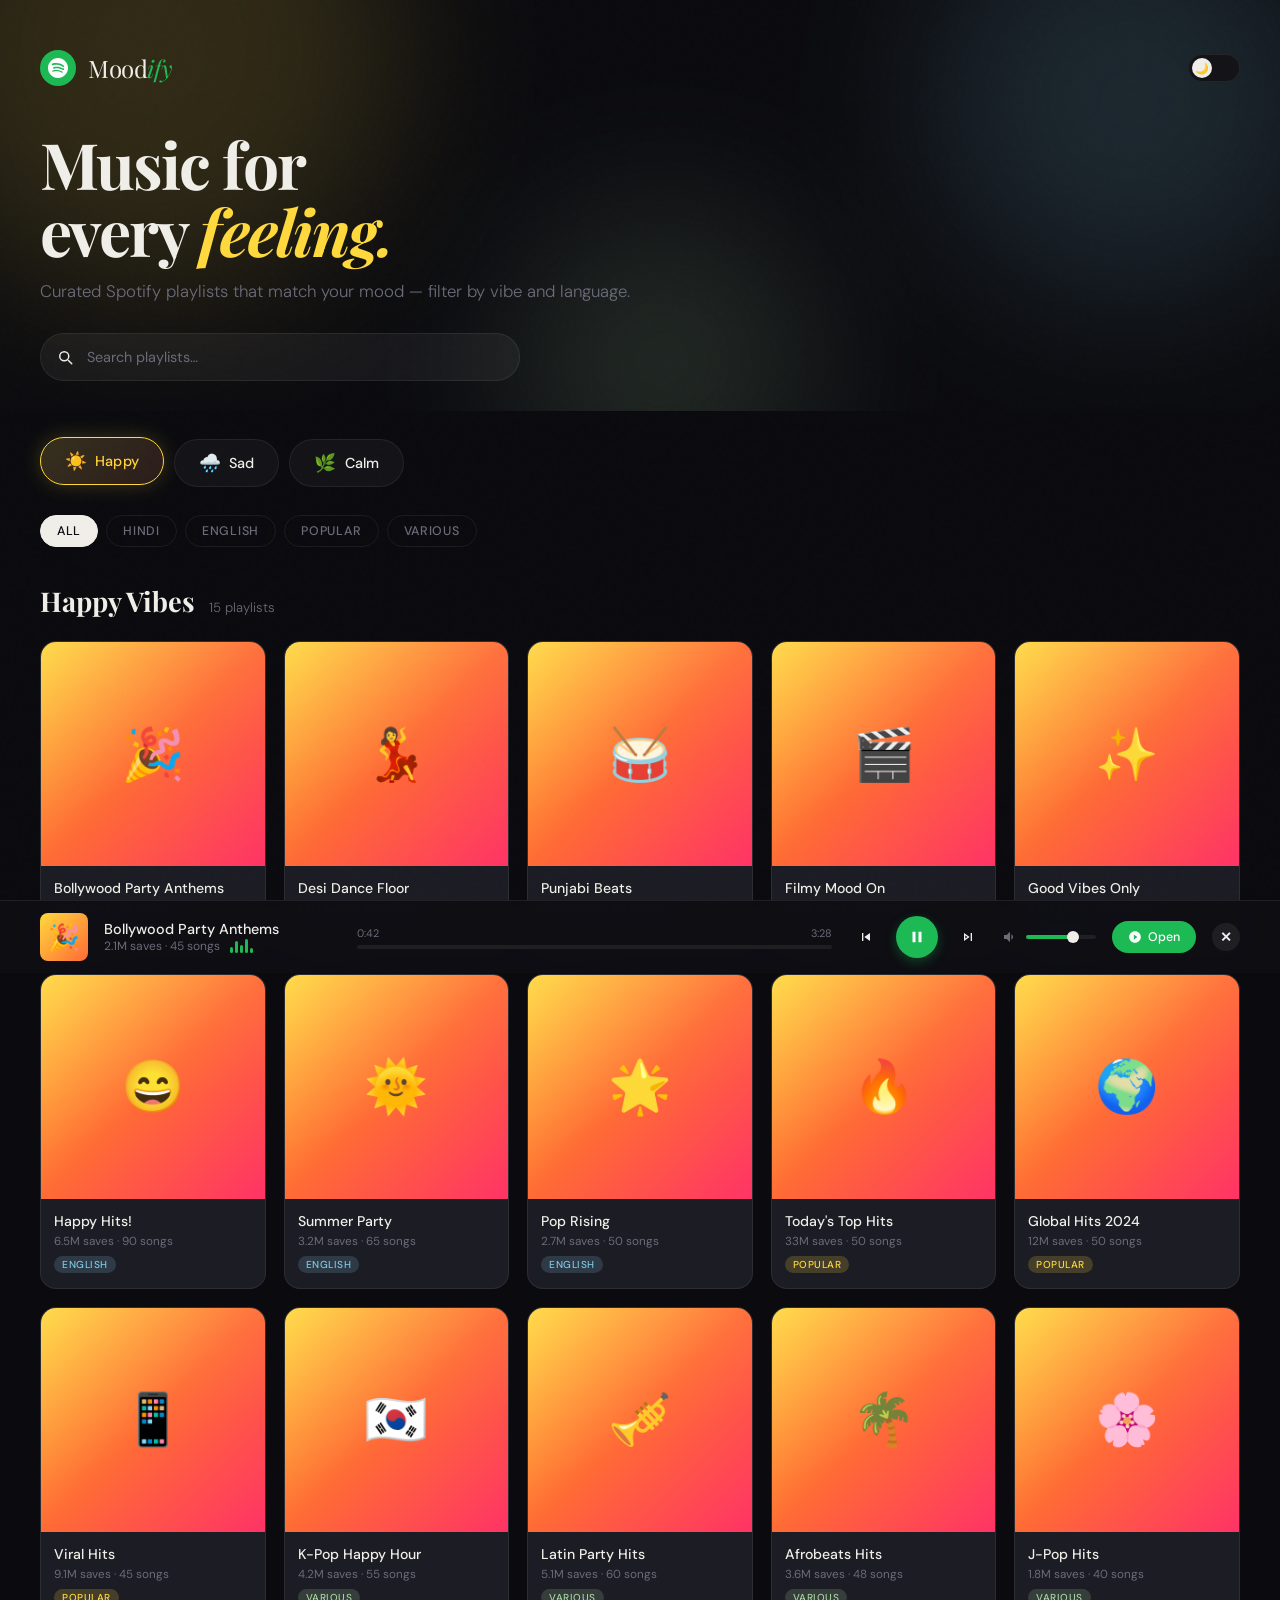
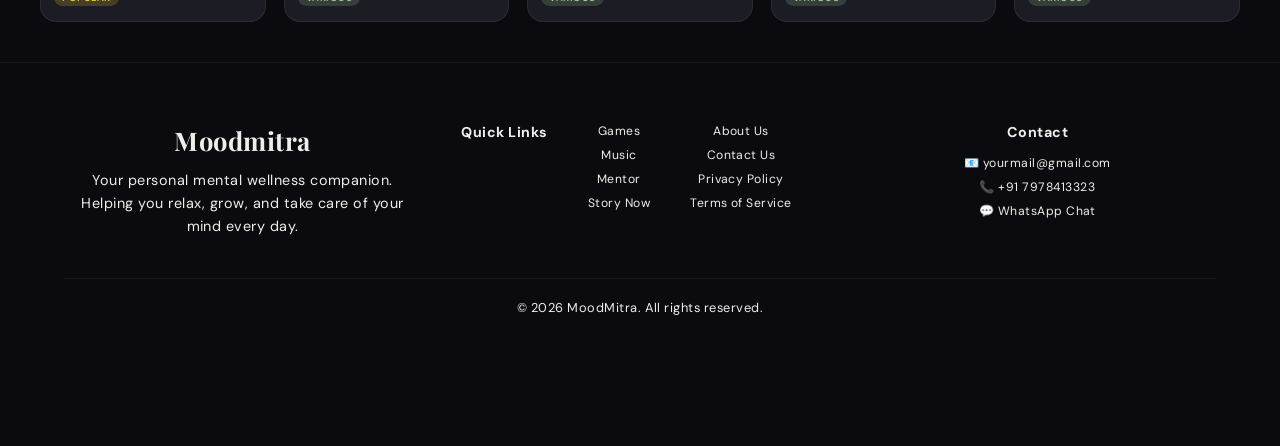
<file: UI/music.html>
<!DOCTYPE html>
<html lang="en" data-theme="dark">
<head>
<meta charset="UTF-8">
<meta name="viewport" content="width=device-width, initial-scale=1.0">
<title>Moodify — Feel Your Music</title>
<link rel="icon" type="image/x-icon" href="./image/MOODMITRALOGO.png">
<link href="https://fonts.googleapis.com/css2?family=Playfair+Display:ital,wght@0,700;1,400&family=DM+Sans:wght@300;400;500&display=swap" rel="stylesheet">
<style>
*, *::before, *::after { box-sizing: border-box; margin: 0; padding: 0; }

/* ── THEME TOKENS ── */
[data-theme="dark"] {
  --bg: #0B0B0F;
  --surface: #131318;
  --card: #1C1C24;
  --card-hover: #222230;
  --text: #F0EEE8;
  --muted: #6B6B7A;
  --border: rgba(255,255,255,0.07);
  --search-bg: rgba(255,255,255,0.05);
  --player-bg: rgba(14,14,20,0.95);
  --player-border: rgba(255,255,255,0.08);
  --shadow: rgba(0,0,0,0.5);
  --grain-opacity: 0.35;
  --orb-opacity: 0.15;
}
[data-theme="light"] {
  --bg: #F5F3EF;
  --surface: #EBEBEB;
  --card: #FFFFFF;
  --card-hover: #F9F9F9;
  --text: #1A1A22;
  --muted: #888896;
  --border: rgba(0,0,0,0.07);
  --search-bg: rgba(0,0,0,0.05);
  --player-bg: rgba(240,238,235,0.97);
  --player-border: rgba(0,0,0,0.1);
  --shadow: rgba(0,0,0,0.12);
  --grain-opacity: 0.1;
  --orb-opacity: 0.08;
}

:root {
  --happy: #FFD93D; --happy-deep: #FF6B35;
  --sad: #7EC8E3;   --sad-deep: #2D5F8A;
  --calm: #A8D5A2;  --calm-deep: #2D6A4F;
  --green: #1DB954;
}

html { scroll-behavior: smooth; }

body {
  font-family: 'DM Sans', sans-serif;
  background: var(--bg);
  color: var(--text);
  min-height: 100vh;
  overflow-x: hidden;
  padding-bottom: 100px;
  transition: background 0.4s, color 0.4s;
}

body::before {
  content: '';
  position: fixed; inset: 0;
  background-image: url("data:image/svg+xml,%3Csvg viewBox='0 0 256 256' xmlns='http://www.w3.org/2000/svg'%3E%3Cfilter id='n'%3E%3CfeTurbulence type='fractalNoise' baseFrequency='0.9' numOctaves='4' stitchTiles='stitch'/%3E%3C/filter%3E%3Crect width='100%25' height='100%25' filter='url(%23n)' opacity='0.04'/%3E%3C/svg%3E");
  pointer-events: none; z-index: 9999; opacity: var(--grain-opacity);
}

/* ── ORBS ── */
.orb { position: absolute; border-radius: 50%; filter: blur(80px); opacity: var(--orb-opacity); animation: drift 12s ease-in-out infinite; }
.orb-1 { width:500px;height:500px;background:var(--happy);top:-200px;left:-100px;animation-delay:0s; }
.orb-2 { width:400px;height:400px;background:var(--sad);top:-100px;right:-50px;animation-delay:-4s; }
.orb-3 { width:300px;height:300px;background:var(--calm);bottom:-100px;left:40%;animation-delay:-8s; }
@keyframes drift {
  0%,100%{transform:translate(0,0) scale(1);}
  33%{transform:translate(20px,-30px) scale(1.05);}
  66%{transform:translate(-15px,20px) scale(0.95);}
}

/* ── HEADER ── */
header { position:relative; padding:50px 40px 30px; overflow:hidden; }

.topbar {
  display: flex; align-items: center; justify-content: space-between;
  margin-bottom: 44px; position: relative; z-index: 2; flex-wrap: wrap; gap: 16px;
}

.brand { display:flex; align-items:center; gap:12px; }
.brand-icon { width:36px;height:36px;background:var(--green);border-radius:50%;display:flex;align-items:center;justify-content:center; }
.brand-icon svg { width:20px;height:20px;fill:white; }
.brand-name { font-family:'Playfair Display',serif;font-size:1.5rem;letter-spacing:-0.02em;color:var(--text); }
.brand-name span { color:var(--green);font-style:italic; }

/* Theme toggle */
.theme-toggle {
  width:52px; height:28px;
  background: var(--surface);
  border: 1.5px solid var(--border);
  border-radius: 100px;
  cursor: pointer;
  position: relative;
  transition: background 0.3s;
  flex-shrink: 0;
}
.theme-toggle .knob {
  position: absolute; top: 3px; left: 3px;
  width: 20px; height: 20px; border-radius: 50%;
  background: var(--text);
  transition: transform 0.3s cubic-bezier(0.34,1.56,0.64,1);
  display: flex; align-items: center; justify-content: center;
  font-size: 11px;
}
[data-theme="light"] .theme-toggle .knob { transform: translateX(24px); }

/* ── HERO TEXT ── */
.hero-text { position:relative; z-index:2; max-width:700px; }
.hero-text h1 {
  font-family:'Playfair Display',serif;
  font-size:clamp(2.4rem,5vw,4.4rem);
  line-height:1.05; letter-spacing:-0.03em; margin-bottom:14px;
}
.hero-text h1 em { font-style:italic; color:var(--happy); }
.hero-text p { font-size:1.05rem; color:var(--muted); font-weight:300; line-height:1.6; }

/* ── SEARCH BAR ── */
.search-wrap {
  position: relative; z-index: 2;
  margin-top: 28px; max-width: 480px;
}
.search-wrap svg {
  position: absolute; left: 16px; top: 50%; transform: translateY(-50%);
  width: 18px; height: 18px; fill: var(--muted); pointer-events: none;
  transition: fill 0.2s;
}
.search-input {
  width: 100%; padding: 14px 16px 14px 46px;
  background: var(--search-bg);
  border: 1.5px solid var(--border);
  border-radius: 100px;
  font-family: 'DM Sans', sans-serif;
  font-size: 0.9rem; font-weight: 400;
  color: var(--text);
  outline: none;
  transition: border-color 0.25s, box-shadow 0.25s, background 0.3s;
}
.search-input::placeholder { color: var(--muted); }
.search-input:focus {
  border-color: var(--green);
  box-shadow: 0 0 0 3px rgba(29,185,84,0.12);
  background: var(--card);
}
.search-input:focus + svg, .search-wrap:focus-within svg { fill: var(--green); }
/* fix: icon is before input so use sibling trick differently */
.search-wrap:focus-within svg { fill: var(--green); }

.search-clear {
  position: absolute; right: 14px; top: 50%; transform: translateY(-50%);
  width: 22px; height: 22px; border-radius: 50%;
  background: var(--muted); border: none; cursor: pointer;
  display: none; align-items: center; justify-content: center;
  font-size: 12px; color: var(--bg); font-weight: 700;
  transition: background 0.2s;
}
.search-clear:hover { background: var(--text); }
.search-clear.visible { display: flex; }

/* ── CONTROLS ── */
.mood-section { padding: 28px 40px 0; position: relative; z-index: 2; }

.mood-tabs { display:flex; gap:10px; margin-bottom:28px; flex-wrap:wrap; }

.mood-tab {
  display:flex; align-items:center; gap:8px;
  padding:12px 24px; border-radius:100px;
  border:1.5px solid var(--border);
  background:var(--surface);
  cursor:pointer; font-size:0.9rem; font-weight:500;
  font-family:'DM Sans',sans-serif; color:var(--text);
  transition:all 0.3s cubic-bezier(0.34,1.56,0.64,1);
  position:relative; overflow:hidden; letter-spacing:0.01em;
}
.mood-tab::before { content:''; position:absolute; inset:0; opacity:0; transition:opacity 0.3s; }
.mood-tab.happy::before { background:linear-gradient(135deg,rgba(255,217,61,.15),rgba(255,107,53,.1)); }
.mood-tab.sad::before   { background:linear-gradient(135deg,rgba(126,200,227,.15),rgba(45,95,138,.1)); }
.mood-tab.calm::before  { background:linear-gradient(135deg,rgba(168,213,162,.15),rgba(45,106,79,.1)); }
.mood-tab:hover,.mood-tab.active { transform:translateY(-2px); border-color:transparent; }
.mood-tab:hover::before,.mood-tab.active::before { opacity:1; }
.mood-tab.active.happy { border-color:var(--happy);box-shadow:0 0 20px rgba(255,217,61,.2);color:var(--happy); }
.mood-tab.active.sad   { border-color:var(--sad);  box-shadow:0 0 20px rgba(126,200,227,.2);color:var(--sad); }
.mood-tab.active.calm  { border-color:var(--calm); box-shadow:0 0 20px rgba(168,213,162,.2);color:var(--calm); }
.mood-emoji { font-size:1.1rem; }

.lang-row { display:flex; gap:8px; flex-wrap:wrap; margin-bottom:36px; }
.lang-pill {
  padding:7px 16px; border-radius:100px; border:1px solid var(--border);
  background:transparent; font-size:0.78rem; font-weight:500;
  font-family:'DM Sans',sans-serif; cursor:pointer;
  letter-spacing:0.06em; text-transform:uppercase;
  transition:all 0.2s; color:var(--muted);
}
.lang-pill:hover { color:var(--text); border-color:rgba(128,128,128,0.4); }
.lang-pill.active { background:var(--text); color:var(--bg); border-color:var(--text); }

.section-header { display:flex; align-items:baseline; gap:14px; margin-bottom:22px; }
.section-label { font-family:'Playfair Display',serif; font-size:1.7rem; font-weight:700; }
.section-count { color:var(--muted); font-size:0.83rem; font-weight:300; }

/* No results */
.no-results {
  padding: 60px 40px; text-align: center; color: var(--muted);
  font-size: 1rem; display: none;
}
.no-results.visible { display: block; }
.no-results span { font-size: 2rem; display: block; margin-bottom: 12px; }

/* ── GRID ── */
.grid {
  display:grid; grid-template-columns:repeat(auto-fill,minmax(195px,1fr));
  gap:18px; padding:0 40px 40px;
}

.card {
  background:var(--card); border-radius:16px; overflow:hidden;
  cursor:pointer;
  transition:transform 0.3s cubic-bezier(0.34,1.56,0.64,1), box-shadow 0.3s, background 0.3s;
  border:1px solid var(--border); animation:fadeUp 0.5s ease both;
  text-decoration:none; color:inherit; display:block;
}
@keyframes fadeUp { from{opacity:0;transform:translateY(20px);}to{opacity:1;transform:translateY(0);} }
.card:hover { transform:translateY(-6px) scale(1.02); box-shadow:0 20px 40px var(--shadow); background:var(--card-hover); }

.card-thumb { width:100%; aspect-ratio:1; position:relative; overflow:hidden; }
.card-thumb-bg {
  width:100%; height:100%;
  display:flex; align-items:center; justify-content:center;
  font-size:3.2rem; position:relative;
}
.card-thumb-bg::after { content:''; position:absolute; inset:0; background:linear-gradient(160deg,rgba(255,255,255,0.08) 0%,transparent 60%); }

.thumb-happy { background:linear-gradient(135deg,#FFD93D 0%,#FF6B35 50%,#FF3366 100%); }
.thumb-sad   { background:linear-gradient(135deg,#7EC8E3 0%,#5B8DB8 50%,#2D5F8A 100%); }
.thumb-calm  { background:linear-gradient(135deg,#A8D5A2 0%,#6BAE8B 50%,#2D6A4F 100%); }

.play-btn {
  position:absolute; bottom:10px; right:10px;
  width:38px; height:38px; background:var(--green); border-radius:50%;
  display:flex; align-items:center; justify-content:center;
  opacity:0; transform:translateY(4px);
  transition:all 0.25s; box-shadow:0 4px 12px rgba(29,185,84,0.4);
}
.play-btn svg { width:15px;height:15px;fill:white;margin-left:2px; }
.card:hover .play-btn { opacity:1; transform:translateY(0); }

/* Quick play (now playing trigger) */
.quick-play {
  position:absolute; bottom:10px; left:10px;
  width:32px; height:32px; background:rgba(0,0,0,0.5); border-radius:50%;
  display:flex; align-items:center; justify-content:center;
  opacity:0; transform:translateY(4px);
  transition:all 0.25s; border:none; cursor:pointer;
  backdrop-filter: blur(4px);
}
.quick-play svg { width:14px;height:14px;fill:white;margin-left:1px; }
.card:hover .quick-play { opacity:1; transform:translateY(0); }
.quick-play.playing { opacity:1; transform:translateY(0); background:var(--green); }

.card-info { padding:13px 13px 15px; }
.card-title { font-size:0.88rem;font-weight:500;line-height:1.3;margin-bottom:3px;white-space:nowrap;overflow:hidden;text-overflow:ellipsis; }
.card-sub { font-size:0.73rem;color:var(--muted); }
.lang-badge {
  display:inline-block; padding:2px 8px; border-radius:100px;
  font-size:0.63rem; font-weight:500; letter-spacing:0.05em;
  text-transform:uppercase; margin-top:7px;
}
.badge-hindi   { background:rgba(255,107,53,.18); color:#FF6B35; }
.badge-english { background:rgba(126,200,227,.18); color:#7EC8E3; }
.badge-popular { background:rgba(255,217,61,.18);  color:#FFD93D; }
.badge-various { background:rgba(168,213,162,.18); color:#A8D5A2; }

/* ── NOW PLAYING BAR ── */
#nowPlaying {
  position: fixed; bottom: 0; left: 0; right: 0; z-index: 500;
  background: var(--player-bg);
  border-top: 1px solid var(--player-border);
  backdrop-filter: blur(20px);
  padding: 12px 40px;
  display: flex; align-items: center; gap: 16px;
  transform: translateY(100%);
  transition: transform 0.4s cubic-bezier(0.34,1.56,0.64,1), background 0.3s;
}
#nowPlaying.visible { transform: translateY(0); }

.np-thumb {
  width: 48px; height: 48px; border-radius: 8px;
  display: flex; align-items: center; justify-content: center;
  font-size: 1.6rem; flex-shrink: 0;
}
.np-thumb.thumb-happy { background:linear-gradient(135deg,#FFD93D,#FF6B35); }
.np-thumb.thumb-sad   { background:linear-gradient(135deg,#7EC8E3,#2D5F8A); }
.np-thumb.thumb-calm  { background:linear-gradient(135deg,#A8D5A2,#2D6A4F); }

.np-info { flex: 1; min-width: 0; }
.np-title { font-size:0.9rem; font-weight:500; white-space:nowrap; overflow:hidden; text-overflow:ellipsis; }
.np-sub { font-size:0.75rem; color:var(--muted); }

/* Progress bar */
.np-progress-wrap { flex: 2; min-width: 0; }
.np-time { display:flex; justify-content:space-between; font-size:0.68rem; color:var(--muted); margin-bottom:5px; }
.np-bar { height:4px; background:var(--border); border-radius:2px; cursor:pointer; position:relative; overflow:hidden; }
.np-fill {
  height:100%; background:var(--green); border-radius:2px;
  width:0%; transition:width 0.5s linear;
}

/* Controls */
.np-controls { display:flex; align-items:center; gap:12px; }
.np-btn {
  width:36px; height:36px; border-radius:50%; border:none;
  background:transparent; cursor:pointer; color:var(--text);
  display:flex; align-items:center; justify-content:center;
  transition:all 0.2s; font-size:1rem;
}
.np-btn:hover { background:var(--border); transform:scale(1.1); }
.np-btn.primary { width:42px;height:42px;background:var(--green);color:white;box-shadow:0 4px 12px rgba(29,185,84,0.3); }
.np-btn.primary:hover { background:#1ed760; transform:scale(1.05); }
.np-btn svg { width:16px;height:16px;fill:currentColor; }
.np-btn.primary svg { width:18px;height:18px;fill:white; }

/* Volume */
.np-vol { display:flex; align-items:center; gap:8px; }
.np-vol svg { width:16px;height:16px;fill:var(--muted); flex-shrink:0; }
.vol-slider {
  width:70px; height:4px; border-radius:2px;
  -webkit-appearance:none; appearance:none;
  background:linear-gradient(to right, var(--green) 70%, var(--border) 70%);
  outline:none; cursor:pointer;
}
.vol-slider::-webkit-slider-thumb { -webkit-appearance:none;width:12px;height:12px;border-radius:50%;background:var(--text);cursor:pointer; }

/* Spotify open btn */
.np-open {
  padding:8px 16px; border-radius:100px; background:var(--green);
  color:white; font-family:'DM Sans',sans-serif; font-size:0.78rem; font-weight:500;
  text-decoration:none; display:flex; align-items:center; gap:6px;
  transition:all 0.2s; flex-shrink:0;
}
.np-open:hover { background:#1ed760; transform:translateY(-1px); }

.np-close {
  width:28px;height:28px;border-radius:50%;background:var(--border);border:none;
  cursor:pointer;color:var(--text);font-size:14px;font-weight:600;
  display:flex;align-items:center;justify-content:center;
  transition:all 0.2s; flex-shrink:0;
}
.np-close:hover { background:var(--muted); color:var(--bg); }

/* ── EQ ANIMATION ── */
.eq {
  display:flex; align-items:flex-end; gap:2px; height:14px;
  margin-left:4px;
}
.eq span {
  width:3px; background:var(--green); border-radius:2px;
  animation:eq 0.8s ease-in-out infinite alternate;
}
.eq span:nth-child(1){height:6px;animation-delay:0s;}
.eq span:nth-child(2){height:12px;animation-delay:.15s;}
.eq span:nth-child(3){height:8px;animation-delay:.3s;}
.eq span:nth-child(4){height:14px;animation-delay:.45s;}
.eq span:nth-child(5){height:5px;animation-delay:.6s;}
@keyframes eq{to{height:4px;opacity:.4;}}

/* ── FOOTER ── */
footer { text-align:center;padding:30px 40px;color:var(--muted);font-size:0.76rem;letter-spacing:0.04em;border-top:1px solid var(--border); }
footer a { color:var(--green); text-decoration:none; }

/* ── RESPONSIVE ── */
@media(max-width:700px){
  header,.mood-section{padding:28px 18px 0;}
  .grid{padding:0 18px 40px;grid-template-columns:repeat(2,1fr);gap:12px;}
  .hero-text h1{font-size:2.2rem;}
  #nowPlaying{padding:10px 16px;gap:10px;}
  .np-progress-wrap,.np-vol{display:none;}
  .np-open span{display:none;}
}
</style>
</head>
<body>

<!-- ── HEADER ── -->
<header>
  <div class="orb orb-1"></div>
  <div class="orb orb-2"></div>
  <div class="orb orb-3"></div>

  <div class="topbar">
    <div class="brand">
      <div class="brand-icon">
        <svg viewBox="0 0 168 168"><path d="M84,0C37.6,0,0,37.6,0,84s37.6,84,84,84,84-37.6,84-84S130.4,0,84,0Zm38.6,121.2a5.24,5.24,0,0,1-7.2,1.7c-19.7-12-44.5-14.7-73.7-8.1a5.23,5.23,0,1,1-2.3-10.2c32-7.3,59.4-4.2,81.5,9.4A5.24,5.24,0,0,1,122.6,121.2Zm10.3-22.9a6.56,6.56,0,0,1-9,2.1C101.1,86.7,73.1,83.4,51.3,90a6.57,6.57,0,1,1-3.8-12.6c25-7.5,56.1-3.9,78,9.9A6.56,6.56,0,0,1,132.9,98.3ZM134,75a7.85,7.85,0,0,1-10.8-2.5C101.5,58,66.5,53.7,41.8,61.3A7.85,7.85,0,1,1,37.2,46C65.6,37.4,104.2,42.2,129,61.5,131.8,63.7,135.5,68.7,134,75Z"/></svg>
      </div>
      <div class="brand-name">Mood<span>ify</span></div>
    </div>

    <button class="theme-toggle" onclick="toggleTheme()" title="Toggle light/dark">
      <div class="knob" id="themeKnob">🌙</div>
    </button>
  </div>

  <div class="hero-text">
    <h1>Music for<br>every <em>feeling.</em></h1>
    <p>Curated Spotify playlists that match your mood — filter by vibe and language.</p>
  </div>

  <!-- Search -->
  <div class="search-wrap">
    <svg viewBox="0 0 24 24"><path d="M21 21l-4.35-4.35M17 11A6 6 0 1 1 5 11a6 6 0 0 1 12 0z" stroke="currentColor" stroke-width="2" fill="none" stroke-linecap="round"/></svg>
    <input class="search-input" type="text" id="searchInput" placeholder="Search playlists…" oninput="onSearch(this.value)">
    <button class="search-clear" id="searchClear" onclick="clearSearch()">✕</button>
  </div>
</header>

<!-- ── CONTROLS ── -->
<section class="mood-section">
  <div class="mood-tabs">
    <button class="mood-tab happy active" onclick="setMood('happy',this)"><span class="mood-emoji">☀️</span>Happy</button>
    <button class="mood-tab sad"   onclick="setMood('sad',this)">  <span class="mood-emoji">🌧️</span>Sad</button>
    <button class="mood-tab calm"  onclick="setMood('calm',this)"> <span class="mood-emoji">🌿</span>Calm</button>
  </div>
  <div class="lang-row">
    <button class="lang-pill active" onclick="setLang('all',this)">All</button>
    <button class="lang-pill" onclick="setLang('hindi',this)">Hindi</button>
    <button class="lang-pill" onclick="setLang('english',this)">English</button>
    <button class="lang-pill" onclick="setLang('popular',this)">Popular</button>
    <button class="lang-pill" onclick="setLang('various',this)">Various</button>
  </div>
  <div class="section-header">
    <div class="section-label" id="sectionLabel">Happy Vibes</div>
    <div class="section-count" id="sectionCount">15 playlists</div>
  </div>
</section>

<div class="no-results" id="noResults">
  <span>🔍</span>No playlists found for "<span id="searchTerm"></span>"
</div>

<div class="grid" id="playlistGrid"></div>

<footer style="
  background: linear-gradient(135deg, var(--bg2), var(--bg3));
  border-top: 1px solid var(--border);
  padding: 60px 5% 30px;
  color: var(--text2);
">

  <div style="
    max-width: 1200px;
    margin: auto;
    display: grid;
    grid-template-columns: repeat(auto-fit, minmax(220px, 1fr));
    gap: 40px;
  ">

    <!-- BRAND -->
    <div>
      <h2 style="
        font-family: 'Playfair Display', serif;
        color: var(--accent);
        font-size: 1.6rem;
      ">
        Mood<span style="color: var(--accent2)">mitra</span>
      </h2>

      <p style="margin-top: 12px; font-size: 0.9rem; line-height: 1.6;">
        Your personal mental wellness companion. Helping you relax, grow,
        and take care of your mind every day.
      </p>
    </div>

    <!-- LINKS -->
    <div>
      
      <div style="display:flex;gap:40px;">
      <h3 style="color: var(--text); margin-bottom: 10px;">Quick Links</h3>
      <div style="display: flex; flex-direction: column; gap: 8px;">
        <a href="games.html" style="text-decoration:none; color: var(--text2);">Games</a>
        <a href="music.html" style="text-decoration:none; color: var(--text2);">Music</a>
        <a href="mentors.html" style="text-decoration:none; color: var(--text2);">Mentor</a>
        <a href="story.html" style="text-decoration:none; color: var(--text2);">Story Now</a>
      </div>
      <div style="display: flex; flex-direction: column; gap: 8px;">
        <a href="#" style="text-decoration:none; color: var(--text2);">About Us</a>
        <a href="#" style="text-decoration:none; color: var(--text2);">Contact Us</a>
        <a href="#" style="text-decoration:none; color: var(--text2);">Privacy Policy</a>
        <a href="#" style="text-decoration:none; color: var(--text2);">Terms of Service</a>
      </div>
      
    </div>
    </div>

    <!-- CONTACT -->
    <div>
      <h3 style="color: var(--text); margin-bottom: 14px;">Contact</h3>
      <div style="display: flex; flex-direction: column; gap: 8px;">
        <a href="mailto:yourmail@gmail.com" style="text-decoration:none; color: var(--text2);">
          📧 yourmail@gmail.com
        </a>
        <a href="tel:+917978413323" style="text-decoration:none; color: var(--text2);">
          📞 +91 7978413323
        </a>
        <a href="https://wa.me/917978413323" target="_blank" style="text-decoration:none; color: var(--text2);">
          💬 WhatsApp Chat
        </a>
      </div>
    </div>

  </div>

  <!-- BOTTOM -->
  <div style="
    text-align: center;
    margin-top: 40px;
    padding-top: 20px;
    border-top: 1px solid var(--border);
    font-size: 0.8rem;
    color: var(--text3);
  ">
    © 2026 MoodMitra. All rights reserved.
  </div>

</footer>

<!-- ── NOW PLAYING BAR ── -->
<div id="nowPlaying">
  <div class="np-thumb thumb-happy" id="npThumb">🎉</div>
  <div class="np-info">
    <div class="np-title" id="npTitle">Bollywood Party Anthems</div>
    <div class="np-sub" style="display:flex;align-items:center;gap:6px;">
      <span id="npSub">2.1M saves · 45 songs</span>
      <div class="eq"><span></span><span></span><span></span><span></span><span></span></div>
    </div>
  </div>
  <div class="np-progress-wrap">
    <div class="np-time"><span id="npCurrent">0:42</span><span id="npTotal">3:28</span></div>
    <div class="np-bar" id="npBar" onclick="seekBar(event)">
      <div class="np-fill" id="npFill"></div>
    </div>
  </div>
  <div class="np-controls">
    <button class="np-btn" onclick="prevTrack()" title="Previous">
      <svg viewBox="0 0 24 24"><path d="M6 6h2v12H6zm3.5 6 8.5 6V6z"/></svg>
    </button>
    <button class="np-btn primary" id="playPauseBtn" onclick="togglePlay()">
      <svg id="playIcon" viewBox="0 0 24 24"><path d="M6 19h4V5H6zm8-14v14h4V5z"/></svg>
    </button>
    <button class="np-btn" onclick="nextTrack()" title="Next">
      <svg viewBox="0 0 24 24"><path d="M6 18l8.5-6L6 6v12zm2-8.14L11.03 12 8 14.14V9.86zM16 6h2v12h-2z"/></svg>
    </button>
  </div>
  <div class="np-vol">
    <svg viewBox="0 0 24 24"><path d="M3 9v6h4l5 5V4L7 9H3zm13.5 3c0-1.77-1.02-3.29-2.5-4.03v8.05c1.48-.73 2.5-2.25 2.5-4.02z"/></svg>
    <input class="vol-slider" id="volSlider" type="range" min="0" max="100" value="70" oninput="updateVol(this.value)">
  </div>
  <a class="np-open" id="npLink" href="https://open.spotify.com" target="_blank">
    <svg viewBox="0 0 24 24" width="14" height="14" fill="white"><path d="M12 2C6.48 2 2 6.48 2 12s4.48 10 10 10 10-4.48 10-10S17.52 2 12 2zm-2 14.5v-9l6 4.5-6 4.5z"/></svg>
    <span>Open</span>
  </a>
  <button class="np-close" onclick="closePlayer()">✕</button>
</div>

<script>
/* ── DATA ── */
const DATA = {
  happy:{label:"Happy Vibes",playlists:[
    {title:"Bollywood Party Anthems",sub:"2.1M saves · 45 songs",lang:"hindi",emoji:"🎉",link:"https://open.spotify.com/playlist/37i9dQZF1DXdpQPPZq3F7n?si=hNDEVgI1R5-0Br6d8rkYkw"},
    {title:"Desi Dance Floor",sub:"1.4M saves · 38 songs",lang:"hindi",emoji:"💃",link:"https://open.spotify.com/playlist/6kO2BzLITX9a6HEUSDCAvS?si=imSHspMlSBOYtOJnouIK5g"},
    {title:"Punjabi Beats",sub:"980K saves · 50 songs",lang:"hindi",emoji:"🥁",link:"https://open.spotify.com/playlist/3xMjKrSiB5Kc7Mv67ulyqv?si=95DCaev5SKOwc6SZ6ksjzQ"},
    {title:"Filmy Mood On",sub:"760K saves · 30 songs",lang:"hindi",emoji:"🎬",link:"https://open.spotify.com/playlist/3wvQRgyiV8aIXQrd3efAnr?si=6VNfa5PfSsiVRxLM_X8ifA"},
    {title:"Good Vibes Only",sub:"8.3M saves · 100 songs",lang:"english",emoji:"✨",link:"https://open.spotify.com/playlist/37i9dQZF1DX3rxVfibe1L0"},
    {title:"Happy Hits!",sub:"6.5M saves · 90 songs",lang:"english",emoji:"😄",link:"https://open.spotify.com/playlist/37i9dQZF1DXdPec7aLTmlC"},
    {title:"Summer Party",sub:"3.2M saves · 65 songs",lang:"english",emoji:"🌞",link:"https://open.spotify.com/playlist/37i9dQZF1DXaSl4yEy1K9O"},
    {title:"Pop Rising",sub:"2.7M saves · 50 songs",lang:"english",emoji:"🌟",link:"https://open.spotify.com/playlist/37i9dQZF1DWUa8ZRTfalHk"},
    {title:"Today's Top Hits",sub:"33M saves · 50 songs",lang:"popular",emoji:"🔥",link:"https://open.spotify.com/playlist/37i9dQZF1DXcBWIGoYBM5M"},
    {title:"Global Hits 2024",sub:"12M saves · 50 songs",lang:"popular",emoji:"🌍",link:"https://open.spotify.com/playlist/37i9dQZF1DX0h0QnLkMBl4"},
    {title:"Viral Hits",sub:"9.1M saves · 45 songs",lang:"popular",emoji:"📱",link:"https://open.spotify.com/playlist/37i9dQZF1DX2L0iB23Enbq"},
    {title:"K-Pop Happy Hour",sub:"4.2M saves · 55 songs",lang:"various",emoji:"🇰🇷",link:"https://open.spotify.com/playlist/37i9dQZF1DX9tPFwDMOaN1"},
    {title:"Latin Party Hits",sub:"5.1M saves · 60 songs",lang:"various",emoji:"🎺",link:"https://open.spotify.com/playlist/37i9dQZF1DX10zKzsJ2jva"},
    {title:"Afrobeats Hits",sub:"3.6M saves · 48 songs",lang:"various",emoji:"🌴",link:"https://open.spotify.com/playlist/37i9dQZF1DWYkaDif7Ztbp"},
    {title:"J-Pop Hits",sub:"1.8M saves · 40 songs",lang:"various",emoji:"🌸",link:"https://open.spotify.com/playlist/37i9dQZF1DXdbXrPNafg9d"},
  ]},
  sad:{label:"Sad Songs",playlists:[
    {title:"Dil Tuta Sad Songs",sub:"3.4M saves · 55 songs",lang:"hindi",emoji:"💔",link:"https://open.spotify.com/playlist/37i9dQZF1DX3YSRoSdA634"},
    {title:"Bollywood Heartbreak",sub:"2.1M saves · 48 songs",lang:"hindi",emoji:"😢",link:"https://open.spotify.com/playlist/37i9dQZF1DX4OzrY981I1W"},
    {title:"Hindi Sad Ghazals",sub:"890K saves · 35 songs",lang:"hindi",emoji:"🌙",link:"https://open.spotify.com/playlist/37i9dQZF1DXdPec7aLTmlC"},
    {title:"Yaadein Sad Playlist",sub:"1.1M saves · 42 songs",lang:"hindi",emoji:"🕯️",link:"https://open.spotify.com/playlist/37i9dQZF1DX0XUsuxWHRQd"},
    {title:"Sad Songs",sub:"10.2M saves · 80 songs",lang:"english",emoji:"🌧️",link:"https://open.spotify.com/playlist/37i9dQZF1DX7qK8ma5wgG1"},
    {title:"Life Sucks",sub:"5.3M saves · 70 songs",lang:"english",emoji:"🖤",link:"https://open.spotify.com/playlist/37i9dQZF1DXbrUpGvoi3TS"},
    {title:"Cry It Out",sub:"3.8M saves · 60 songs",lang:"english",emoji:"😭",link:"https://open.spotify.com/playlist/37i9dQZF1DX3YSRoSdA634"},
    {title:"Late Night Feelings",sub:"6.1M saves · 75 songs",lang:"english",emoji:"🌃",link:"https://open.spotify.com/playlist/37i9dQZF1DX4SBhb3fqCJd"},
    {title:"Heartbreak Songs",sub:"14M saves · 50 songs",lang:"popular",emoji:"💔",link:"https://open.spotify.com/playlist/37i9dQZF1DX4SBhb3fqCJd"},
    {title:"Sad Indie",sub:"4.2M saves · 55 songs",lang:"popular",emoji:"🎸",link:"https://open.spotify.com/playlist/37i9dQZF1DXdwmD5Q7Gxoh"},
    {title:"Missing You",sub:"7.9M saves · 65 songs",lang:"popular",emoji:"🫀",link:"https://open.spotify.com/playlist/37i9dQZF1DX7K31D69s4M1"},
    {title:"Bolero & Baladas Triste",sub:"2.1M saves · 45 songs",lang:"various",emoji:"🌹",link:"https://open.spotify.com/playlist/37i9dQZF1DWVrtsSlLKzro"},
    {title:"K-Ballads",sub:"1.6M saves · 40 songs",lang:"various",emoji:"🇰🇷",link:"https://open.spotify.com/playlist/37i9dQZF1DWTl4y3vgJOXW"},
    {title:"French Nostalgia",sub:"980K saves · 35 songs",lang:"various",emoji:"🇫🇷",link:"https://open.spotify.com/playlist/37i9dQZF1DXe2bobNYDtW8"},
  ]},
  calm:{label:"Calm & Chill",playlists:[
    {title:"Sufi Calm",sub:"1.2M saves · 40 songs",lang:"hindi",emoji:"🌊",link:"https://open.spotify.com/playlist/37i9dQZF1DX5KpGHKBMMMV"},
    {title:"Chill Hindi Lofi",sub:"890K saves · 35 songs",lang:"hindi",emoji:"📚",link:"https://open.spotify.com/playlist/37i9dQZF1DXdSjVZQzv2tl"},
    {title:"Bollywood Classics",sub:"2.1M saves · 50 songs",lang:"hindi",emoji:"🎻",link:"https://open.spotify.com/playlist/37i9dQZF1DX0h0QnLkMBl4"},
    {title:"Rainy Day Hindi",sub:"760K saves · 30 songs",lang:"hindi",emoji:"☔",link:"https://open.spotify.com/playlist/37i9dQZF1DX3rxVfibe1L0"},
    {title:"Peaceful Piano",sub:"12M saves · 100 songs",lang:"english",emoji:"🎹",link:"https://open.spotify.com/playlist/37i9dQZF1DX4sWSpwq3LiO"},
    {title:"Chill Hits",sub:"9.4M saves · 90 songs",lang:"english",emoji:"🌤️",link:"https://open.spotify.com/playlist/37i9dQZF1DX0MLFaUdXnjA"},
    {title:"Deep Focus",sub:"6.2M saves · 72 songs",lang:"english",emoji:"🧘",link:"https://open.spotify.com/playlist/37i9dQZF1DWZeKCadgRdKQ"},
    {title:"Lo-Fi Beats",sub:"8.7M saves · 80 songs",lang:"english",emoji:"🎧",link:"https://open.spotify.com/playlist/37i9dQZF1DWWQRwui0ExPn"},
    {title:"Ambient Chill",sub:"5.1M saves · 60 songs",lang:"popular",emoji:"🌌",link:"https://open.spotify.com/playlist/37i9dQZF1DX3Ogo9pFvBkY"},
    {title:"Sleep",sub:"11M saves · 100 songs",lang:"popular",emoji:"😴",link:"https://open.spotify.com/playlist/37i9dQZF1DWStCV4t2XMTD"},
    {title:"Mindful Morning",sub:"3.8M saves · 45 songs",lang:"popular",emoji:"🌅",link:"https://open.spotify.com/playlist/37i9dQZF1DX9uKNf5jGX6m"},
    {title:"Bossa Nova Lounge",sub:"2.4M saves · 40 songs",lang:"various",emoji:"🇧🇷",link:"https://open.spotify.com/playlist/37i9dQZF1DXd9nR9jMHFQo"},
    {title:"Japanese Lofi",sub:"1.9M saves · 38 songs",lang:"various",emoji:"🎋",link:"https://open.spotify.com/playlist/37i9dQZF1DXdbXrPNafg9d"},
    {title:"Nordic Calm",sub:"1.1M saves · 35 songs",lang:"various",emoji:"❄️",link:"https://open.spotify.com/playlist/37i9dQZF1DX4wta20PHzhA"},
    {title:"Flamenco Nights",sub:"870K saves · 30 songs",lang:"various",emoji:"💃",link:"https://open.spotify.com/playlist/37i9dQZF1DX0h0QnLkMBl4"},
  ]}
};

/* ── STATE ── */
let currentMood='happy', currentLang='all', searchQ='';
let playing=false, currentPlaylist=null, currentIndex=0;
let progressInterval=null, progressSec=0, totalSec=208;

/* ── FILTERS ── */
function setMood(mood,btn){
  currentMood=mood;
  document.querySelectorAll('.mood-tab').forEach(b=>b.classList.remove('active'));
  btn.classList.add('active');
  renderGrid();
}
function setLang(lang,btn){
  currentLang=lang;
  document.querySelectorAll('.lang-pill').forEach(b=>b.classList.remove('active'));
  btn.classList.add('active');
  renderGrid();
}
function onSearch(val){
  searchQ=val.trim().toLowerCase();
  document.getElementById('searchClear').classList.toggle('visible', val.length>0);
  renderGrid();
}
function clearSearch(){
  document.getElementById('searchInput').value='';
  document.getElementById('searchClear').classList.remove('visible');
  searchQ='';
  renderGrid();
}

/* ── RENDER ── */
function renderGrid(){
  const grid=document.getElementById('playlistGrid');
  const noRes=document.getElementById('noResults');
  const moodData=DATA[currentMood];
  let filtered=moodData.playlists.filter(p=>currentLang==='all'||p.lang===currentLang);
  if(searchQ) filtered=filtered.filter(p=>p.title.toLowerCase().includes(searchQ));

  document.getElementById('sectionLabel').textContent=moodData.label;
  document.getElementById('sectionCount').textContent=filtered.length+' playlist'+(filtered.length!==1?'s':'');

  if(filtered.length===0){
    grid.innerHTML='';
    noRes.classList.add('visible');
    document.getElementById('searchTerm').textContent=searchQ||'this filter';
    return;
  }
  noRes.classList.remove('visible');

  grid.innerHTML=filtered.map(function(p,i){
    var isPlaying = currentPlaylist && currentPlaylist.title===p.title;
    return '<div class="card" style="animation-delay:'+(i*0.05)+'s" data-title="'+p.title+'">' +
      '<div class="card-thumb">' +
        '<div class="card-thumb-bg thumb-'+currentMood+'"><span>'+p.emoji+'</span></div>' +
        '<button class="quick-play'+(isPlaying?' playing':'') +'" onclick="quickPlay(event,\''+escJ(p.title)+'\',\''+escJ(p.sub)+'\',\''+p.emoji+'\',\''+p.link+'\')" title="Preview in player">' +
          '<svg viewBox="0 0 24 24"><path d="M8 5v14l11-7z"/></svg>' +
        '</button>' +
        '<a class="play-btn" href="'+p.link+'" target="_blank" onclick="event.stopPropagation()" title="Open in Spotify">' +
          '<svg viewBox="0 0 24 24"><path d="M12 2C6.48 2 2 6.48 2 12s4.48 10 10 10 10-4.48 10-10S17.52 2 12 2zm-2 14.5v-9l6 4.5-6 4.5z"/></svg>' +
        '</a>' +
      '</div>' +
      '<div class="card-info">' +
        '<div class="card-title">'+p.title+'</div>' +
        '<div class="card-sub">'+p.sub+'</div>' +
        '<div class="lang-badge badge-'+p.lang+'">'+p.lang+'</div>' +
      '</div>' +
    '</div>';
  }).join('');
}

function escJ(s){return s.replace(/'/g,"\\'").replace(/"/g,'&quot;');}

/* ── NOW PLAYING ── */
function quickPlay(e,title,sub,emoji,link){
  e.preventDefault(); e.stopPropagation();
  currentPlaylist={title,sub,emoji,link,mood:currentMood};
  document.getElementById('npTitle').textContent=title;
  document.getElementById('npSub').textContent=sub;
  document.getElementById('npThumb').textContent=emoji;
  document.getElementById('npThumb').className='np-thumb thumb-'+currentMood;
  document.getElementById('npLink').href=link;
  document.getElementById('nowPlaying').classList.add('visible');
  progressSec=0;
  totalSec=Math.floor(Math.random()*120)+160;
  updateProgress();
  startPlay();
  // highlight card
  document.querySelectorAll('.quick-play').forEach(b=>b.classList.remove('playing'));
  e.currentTarget.classList.add('playing');
}

function startPlay(){
  playing=true;
  updatePlayBtn();
  clearInterval(progressInterval);
  progressInterval=setInterval(function(){
    if(playing){
      progressSec++;
      if(progressSec>=totalSec){progressSec=0;}
      updateProgress();
    }
  },1000);
}

function togglePlay(){
  playing=!playing;
  updatePlayBtn();
  if(playing) startPlay();
}

function updatePlayBtn(){
  var icon=document.getElementById('playIcon');
  if(playing){
    icon.innerHTML='<path d="M6 19h4V5H6zm8-14v14h4V5z"/>';
  } else {
    icon.innerHTML='<path d="M8 5v14l11-7z"/>';
  }
}

function updateProgress(){
  var pct=totalSec>0?(progressSec/totalSec*100):0;
  document.getElementById('npFill').style.width=pct+'%';
  document.getElementById('npCurrent').textContent=fmt(progressSec);
  document.getElementById('npTotal').textContent=fmt(totalSec);
}

function fmt(s){return Math.floor(s/60)+':'+(s%60<10?'0':'')+(s%60);}

function seekBar(e){
  var bar=document.getElementById('npBar');
  var rect=bar.getBoundingClientRect();
  var pct=(e.clientX-rect.left)/rect.width;
  progressSec=Math.floor(pct*totalSec);
  updateProgress();
}

function prevTrack(){progressSec=0;updateProgress();}
function nextTrack(){progressSec=0;totalSec=Math.floor(Math.random()*120)+160;updateProgress();}

function closePlayer(){
  document.getElementById('nowPlaying').classList.remove('visible');
  clearInterval(progressInterval);
  playing=false;
  document.querySelectorAll('.quick-play').forEach(b=>b.classList.remove('playing'));
}

function updateVol(v){
  document.getElementById('volSlider').style.background=
    'linear-gradient(to right, var(--green) '+v+'%, var(--border) '+v+'%)';
}

/* ── THEME ── */
function toggleTheme(){
  var html=document.documentElement;
  var isDark=html.getAttribute('data-theme')==='dark';
  html.setAttribute('data-theme', isDark?'light':'dark');
  document.getElementById('themeKnob').textContent=isDark?'☀️':'🌙';
}

renderGrid();
updateVol(70);
</script>
</body>
</html>
</file>
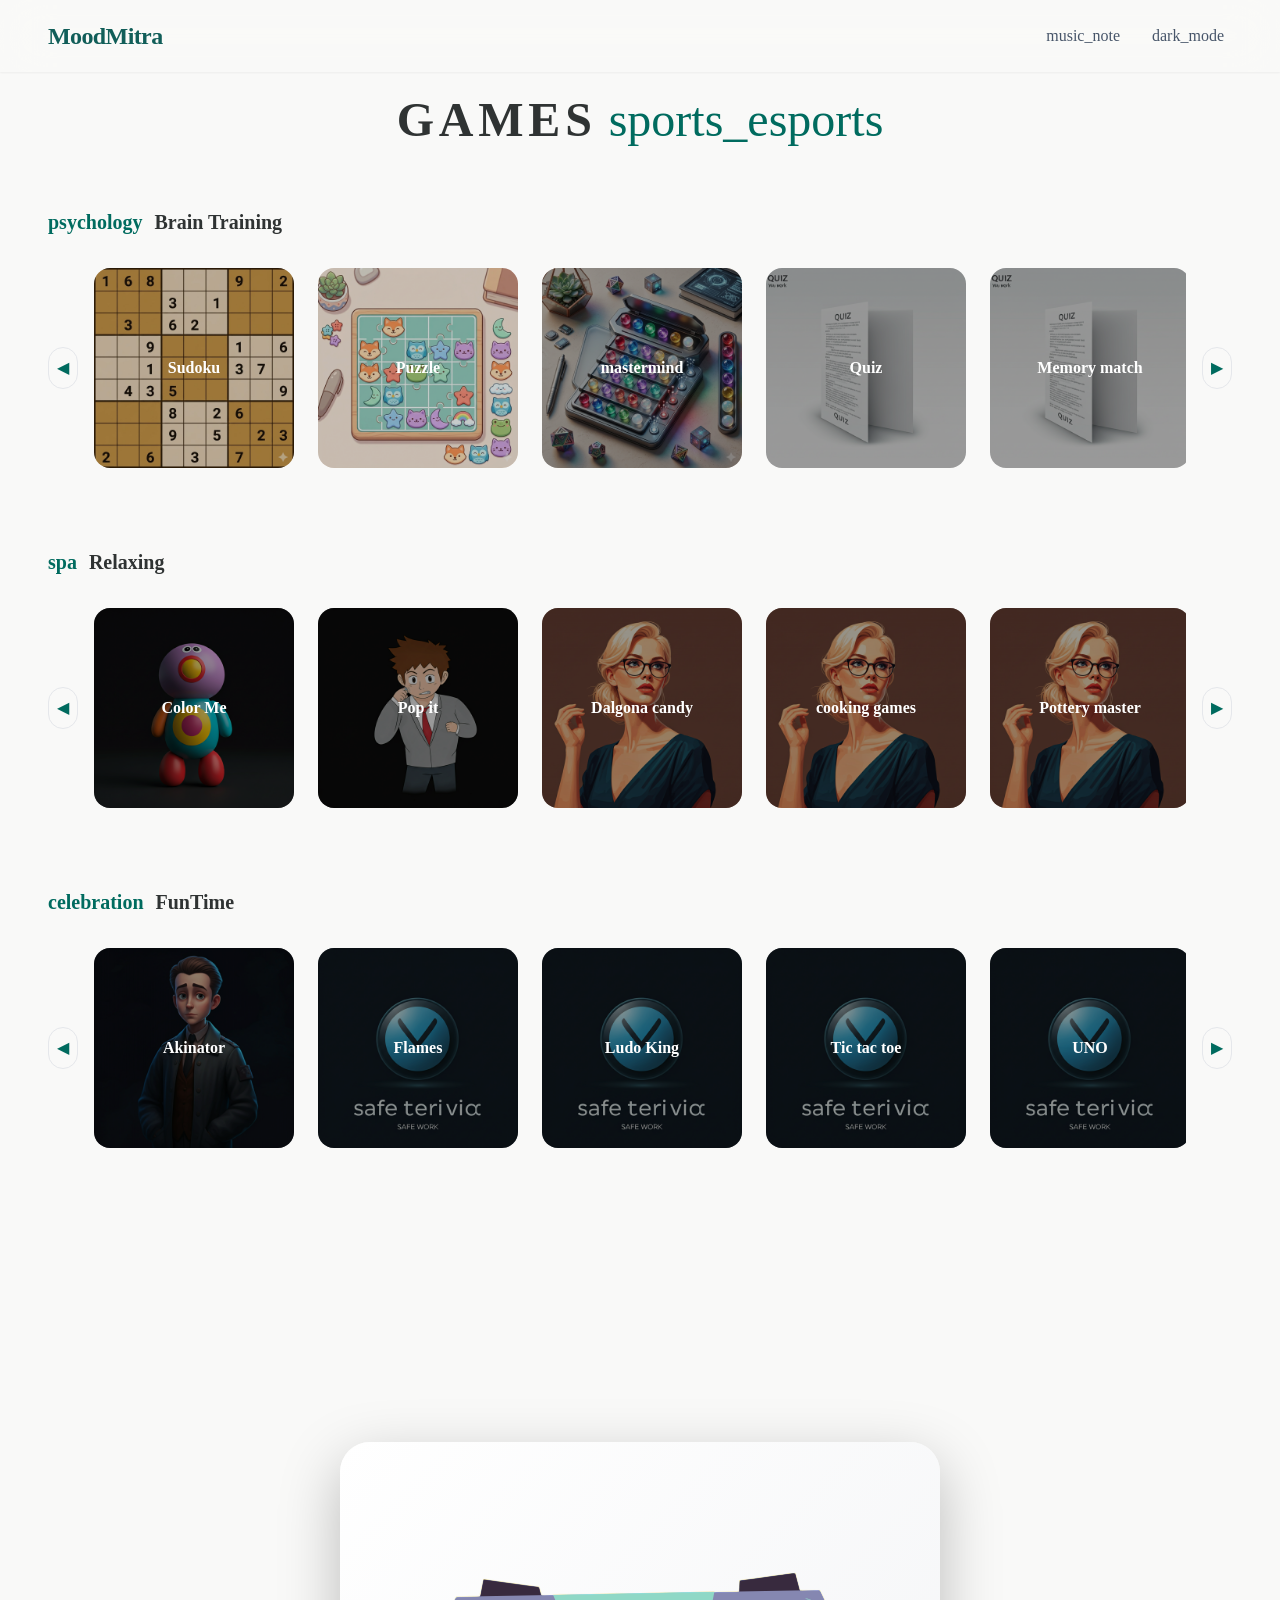
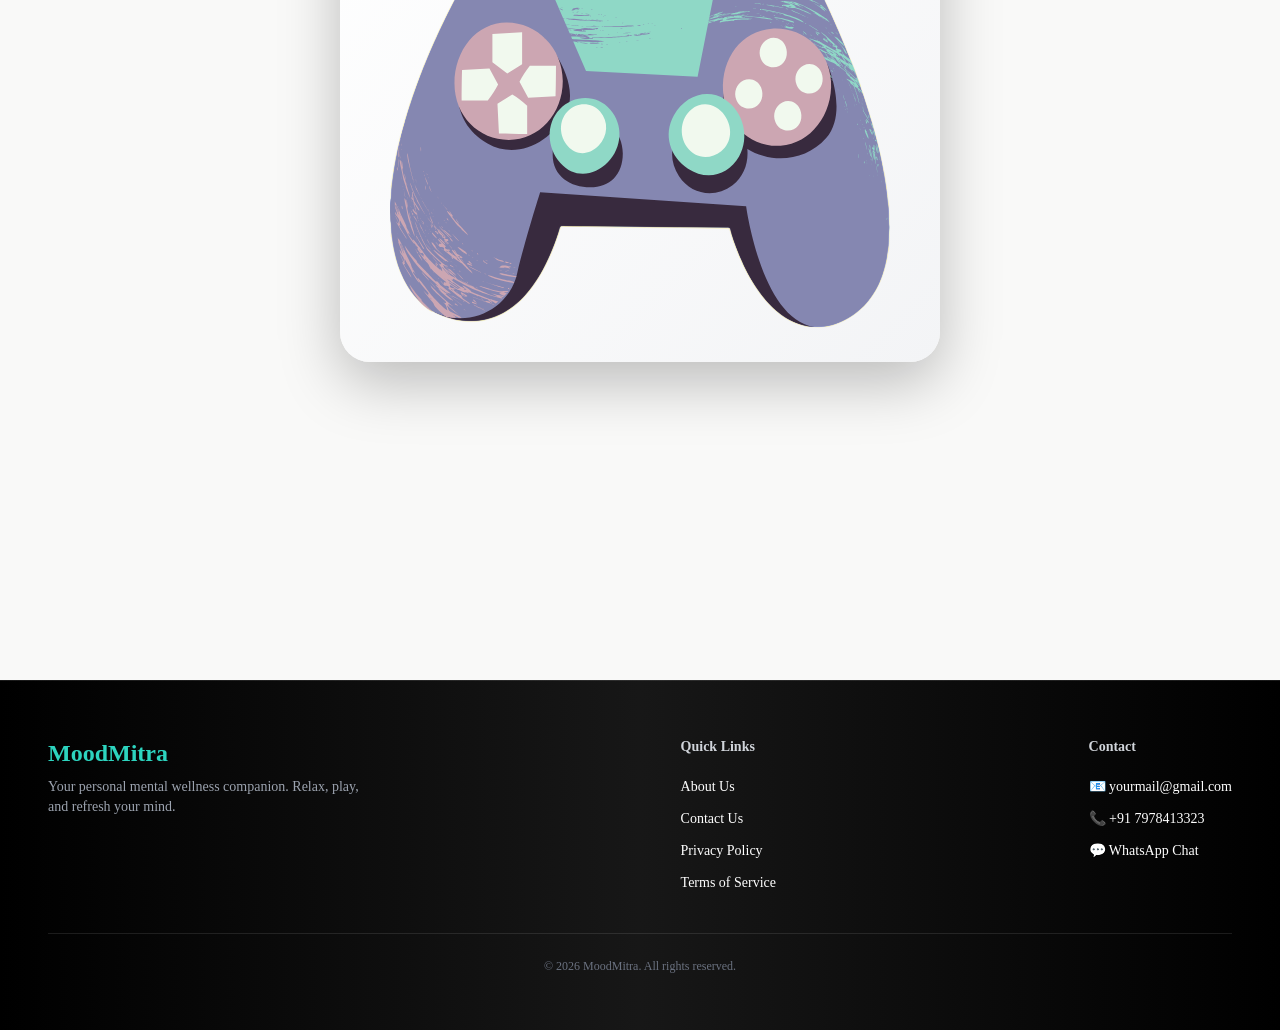
<file: UI/image/gema.html>
<!DOCTYPE html>
<!-- saved from url=(0069)http://127.0.0.1:5500/MoodMitra%20Main/moodmitra/moodmitra/games.html -->
<html class="light" lang="en"><head><meta http-equiv="Content-Type" content="text/html; charset=UTF-8">
    
    <meta content="width=device-width, initial-scale=1.0" name="viewport">
    <title>Games - MoodMitra</title>
    <link href="./gema_files/css2" rel="stylesheet">
    <link href="./gema_files/css2(1)" rel="stylesheet">
    <script src="./gema_files/saved_resource"></script>
    <script id="tailwind-config">
        tailwind.config = {
            darkMode: "class",
            theme: {
                extend: {
                    colors: {
                        "background": "#f9f9f8",
                        "surface-container-highest": "#e0e3e2",
                        "secondary-fixed": "#cde6f4",
                        "secondary": "#4b626e",
                        "on-tertiary-container": "#5c2615",
                        "on-tertiary": "#fff7f5",
                        "inverse-primary": "#a2ffed",
                        "inverse-on-surface": "#9c9d9c",
                        "on-error-container": "#6e0a12",
                        "inverse-surface": "#0c0f0e",
                        "on-secondary-container": "#3e5560",
                        "on-secondary": "#f2faff",
                        "primary-fixed": "#97f3e2",
                        "on-surface-variant": "#5c605f",
                        "on-primary-container": "#005d51",
                        "secondary-container": "#cde6f4",
                        "primary-dim": "#005e53",
                        "on-tertiary-fixed-variant": "#682f1c",
                        "error": "#a83836",
                        "surface-dim": "#d7dbda",
                        "secondary-fixed-dim": "#bfd8e5",
                        "outline": "#777b7b",
                        "on-secondary-fixed-variant": "#475f6a",
                        "surface-container-lowest": "#ffffff",
                        "on-primary-fixed": "#00483f",
                        "on-primary": "#e3fff7",
                        "surface-container": "#eceeed",
                        "tertiary-fixed": "#f7a48b",
                        "tertiary-container": "#f7a48b",
                        "surface-bright": "#f9f9f8",
                        "primary-container": "#97f3e2",
                        "surface": "#f9f9f8",
                        "error-container": "#fa746f",
                        "tertiary": "#8e4d39",
                        "surface-container-high": "#e6e9e8",
                        "outline-variant": "#afb3b2",
                        "on-secondary-fixed": "#2b424d",
                        "surface-variant": "#e0e3e2",
                        "surface-tint": "#006b5f",
                        "primary-fixed-dim": "#89e5d4",
                        "primary": "#006b5f",
                        "error-dim": "#67040d",
                        "on-primary-fixed-variant": "#00675b",
                        "secondary-dim": "#3f5661",
                        "on-surface": "#2f3333",
                        "surface-container-low": "#f3f4f3",
                        "on-error": "#fff7f6",
                        "on-tertiary-fixed": "#3f1103",
                        "on-background": "#2f3333",
                        "tertiary-fixed-dim": "#e8977e",
                        "tertiary-dim": "#80422e"
                    },
                    borderRadius: {
                        DEFAULT: "0.25rem",
                        lg: "0.5rem",
                        xl: "0.75rem",
                        full: "9999px"
                    },
                    fontFamily: {
                        headline: ["Plus Jakarta Sans"],
                        body: ["Manrope"],
                        label: ["Manrope"]
                    }
                },
            },
        }
    </script>
    <style>
        .material-symbols-outlined {
            font-variation-settings: 'FILL' 0, 'wght' 400, 'GRAD' 0, 'opsz' 24;
        }
        .hide-scrollbar::-webkit-scrollbar { display: none; }
        .hide-scrollbar { -ms-overflow-style: none; scrollbar-width: none; }
        
        [data-tab-content] { display: none; }
        [data-tab-content].active { display: block; }
        
        .mood-tab.active {
            background-color: #006b5f;
            color: white;
            border-color: #006b5f;
            transform: scale(1.1);
        }

        /* Additional dark mode overrides for consistency */
        .dark {
            color-scheme: dark;
        }
        .dark body {
            background-color: #121212 !important;
        }
        .dark .bg-background,
        .dark .bg-surface {
            background-color: #121212 !important;
        }
        .dark .bg-surface-container-low,
        .dark .bg-surface-container-highest,
        .dark .bg-surface-container {
            background-color: #1E1E1E !important;
        }
        .dark .bg-white {
            background-color: #2d2d2d !important;
        }
        .dark .text-on-surface,
        .dark .text-stone-600,
        .dark .text-teal-900,
        .dark .text-stone-500,
        .dark .text-on-surface-variant {
            color: #e0e0e0 !important;
        }
        .dark .border-surface-container-highest\/30,
        .dark .border-outline-variant\/20,
        .dark .border-outline-variant\/30 {
            border-color: #333333 !important;
        }
        .dark .bg-primary-container\/20 {
            background-color: rgba(0, 107, 95, 0.3) !important;
        }
        .dark .bg-white\/80 {
            background-color: rgba(30, 30, 30, 0.8) !important;
        }
        .dark .hover\:bg-stone-100:hover {
            background-color: #2c2c2c !important;
        }
        .dark .bg-stone-100 {
            background-color: #2c2c2c !important;
        }
        .dark .text-primary {
            color: #89e5d4 !important;
        }
        .dark .bg-primary {
            background-color: #008b7a !important;
        }
        .dark .shadow-sm,
        .dark .shadow-md,
        .dark .shadow-xl {
            box-shadow: 0 4px 12px rgba(0,0,0,0.3) !important;
        }
        .dark footer.bg-slate-50 {
            background-color: #0f0f0f !important;
        }
        .dark footer .text-slate-500 {
            color: #9ca3af !important;
        }
    </style>
<style>*, ::before, ::after{--tw-border-spacing-x:0;--tw-border-spacing-y:0;--tw-translate-x:0;--tw-translate-y:0;--tw-rotate:0;--tw-skew-x:0;--tw-skew-y:0;--tw-scale-x:1;--tw-scale-y:1;--tw-pan-x: ;--tw-pan-y: ;--tw-pinch-zoom: ;--tw-scroll-snap-strictness:proximity;--tw-gradient-from-position: ;--tw-gradient-via-position: ;--tw-gradient-to-position: ;--tw-ordinal: ;--tw-slashed-zero: ;--tw-numeric-figure: ;--tw-numeric-spacing: ;--tw-numeric-fraction: ;--tw-ring-inset: ;--tw-ring-offset-width:0px;--tw-ring-offset-color:#fff;--tw-ring-color:rgb(59 130 246 / 0.5);--tw-ring-offset-shadow:0 0 #0000;--tw-ring-shadow:0 0 #0000;--tw-shadow:0 0 #0000;--tw-shadow-colored:0 0 #0000;--tw-blur: ;--tw-brightness: ;--tw-contrast: ;--tw-grayscale: ;--tw-hue-rotate: ;--tw-invert: ;--tw-saturate: ;--tw-sepia: ;--tw-drop-shadow: ;--tw-backdrop-blur: ;--tw-backdrop-brightness: ;--tw-backdrop-contrast: ;--tw-backdrop-grayscale: ;--tw-backdrop-hue-rotate: ;--tw-backdrop-invert: ;--tw-backdrop-opacity: ;--tw-backdrop-saturate: ;--tw-backdrop-sepia: ;--tw-contain-size: ;--tw-contain-layout: ;--tw-contain-paint: ;--tw-contain-style: }::backdrop{--tw-border-spacing-x:0;--tw-border-spacing-y:0;--tw-translate-x:0;--tw-translate-y:0;--tw-rotate:0;--tw-skew-x:0;--tw-skew-y:0;--tw-scale-x:1;--tw-scale-y:1;--tw-pan-x: ;--tw-pan-y: ;--tw-pinch-zoom: ;--tw-scroll-snap-strictness:proximity;--tw-gradient-from-position: ;--tw-gradient-via-position: ;--tw-gradient-to-position: ;--tw-ordinal: ;--tw-slashed-zero: ;--tw-numeric-figure: ;--tw-numeric-spacing: ;--tw-numeric-fraction: ;--tw-ring-inset: ;--tw-ring-offset-width:0px;--tw-ring-offset-color:#fff;--tw-ring-color:rgb(59 130 246 / 0.5);--tw-ring-offset-shadow:0 0 #0000;--tw-ring-shadow:0 0 #0000;--tw-shadow:0 0 #0000;--tw-shadow-colored:0 0 #0000;--tw-blur: ;--tw-brightness: ;--tw-contrast: ;--tw-grayscale: ;--tw-hue-rotate: ;--tw-invert: ;--tw-saturate: ;--tw-sepia: ;--tw-drop-shadow: ;--tw-backdrop-blur: ;--tw-backdrop-brightness: ;--tw-backdrop-contrast: ;--tw-backdrop-grayscale: ;--tw-backdrop-hue-rotate: ;--tw-backdrop-invert: ;--tw-backdrop-opacity: ;--tw-backdrop-saturate: ;--tw-backdrop-sepia: ;--tw-contain-size: ;--tw-contain-layout: ;--tw-contain-paint: ;--tw-contain-style: }/* ! tailwindcss v3.4.17 | MIT License | https://tailwindcss.com */*,::after,::before{box-sizing:border-box;border-width:0;border-style:solid;border-color:#e5e7eb}::after,::before{--tw-content:''}:host,html{line-height:1.5;-webkit-text-size-adjust:100%;-moz-tab-size:4;tab-size:4;font-family:ui-sans-serif, system-ui, sans-serif, "Apple Color Emoji", "Segoe UI Emoji", "Segoe UI Symbol", "Noto Color Emoji";font-feature-settings:normal;font-variation-settings:normal;-webkit-tap-highlight-color:transparent}body{margin:0;line-height:inherit}hr{height:0;color:inherit;border-top-width:1px}abbr:where([title]){-webkit-text-decoration:underline dotted;text-decoration:underline dotted}h1,h2,h3,h4,h5,h6{font-size:inherit;font-weight:inherit}a{color:inherit;text-decoration:inherit}b,strong{font-weight:bolder}code,kbd,pre,samp{font-family:ui-monospace, SFMono-Regular, Menlo, Monaco, Consolas, "Liberation Mono", "Courier New", monospace;font-feature-settings:normal;font-variation-settings:normal;font-size:1em}small{font-size:80%}sub,sup{font-size:75%;line-height:0;position:relative;vertical-align:baseline}sub{bottom:-.25em}sup{top:-.5em}table{text-indent:0;border-color:inherit;border-collapse:collapse}button,input,optgroup,select,textarea{font-family:inherit;font-feature-settings:inherit;font-variation-settings:inherit;font-size:100%;font-weight:inherit;line-height:inherit;letter-spacing:inherit;color:inherit;margin:0;padding:0}button,select{text-transform:none}button,input:where([type=button]),input:where([type=reset]),input:where([type=submit]){-webkit-appearance:button;background-color:transparent;background-image:none}:-moz-focusring{outline:auto}:-moz-ui-invalid{box-shadow:none}progress{vertical-align:baseline}::-webkit-inner-spin-button,::-webkit-outer-spin-button{height:auto}[type=search]{-webkit-appearance:textfield;outline-offset:-2px}::-webkit-search-decoration{-webkit-appearance:none}::-webkit-file-upload-button{-webkit-appearance:button;font:inherit}summary{display:list-item}blockquote,dd,dl,figure,h1,h2,h3,h4,h5,h6,hr,p,pre{margin:0}fieldset{margin:0;padding:0}legend{padding:0}menu,ol,ul{list-style:none;margin:0;padding:0}dialog{padding:0}textarea{resize:vertical}input::placeholder,textarea::placeholder{opacity:1;color:#9ca3af}[role=button],button{cursor:pointer}:disabled{cursor:default}audio,canvas,embed,iframe,img,object,svg,video{display:block;vertical-align:middle}img,video{max-width:100%;height:auto}[hidden]:where(:not([hidden=until-found])){display:none}[type='text'],input:where(:not([type])),[type='email'],[type='url'],[type='password'],[type='number'],[type='date'],[type='datetime-local'],[type='month'],[type='search'],[type='tel'],[type='time'],[type='week'],[multiple],textarea,select{-webkit-appearance:none;appearance:none;background-color:#fff;border-color:#6b7280;border-width:1px;border-radius:0px;padding-top:0.5rem;padding-right:0.75rem;padding-bottom:0.5rem;padding-left:0.75rem;font-size:1rem;line-height:1.5rem;--tw-shadow:0 0 #0000;}[type='text']:focus, input:where(:not([type])):focus, [type='email']:focus, [type='url']:focus, [type='password']:focus, [type='number']:focus, [type='date']:focus, [type='datetime-local']:focus, [type='month']:focus, [type='search']:focus, [type='tel']:focus, [type='time']:focus, [type='week']:focus, [multiple]:focus, textarea:focus, select:focus{outline:2px solid transparent;outline-offset:2px;--tw-ring-inset:var(--tw-empty,/*!*/ /*!*/);--tw-ring-offset-width:0px;--tw-ring-offset-color:#fff;--tw-ring-color:#2563eb;--tw-ring-offset-shadow:var(--tw-ring-inset) 0 0 0 var(--tw-ring-offset-width) var(--tw-ring-offset-color);--tw-ring-shadow:var(--tw-ring-inset) 0 0 0 calc(1px + var(--tw-ring-offset-width)) var(--tw-ring-color);box-shadow:var(--tw-ring-offset-shadow), var(--tw-ring-shadow), var(--tw-shadow);border-color:#2563eb}input::placeholder,textarea::placeholder{color:#6b7280;opacity:1}::-webkit-datetime-edit-fields-wrapper{padding:0}::-webkit-date-and-time-value{min-height:1.5em;text-align:inherit}::-webkit-datetime-edit{display:inline-flex}::-webkit-datetime-edit,::-webkit-datetime-edit-year-field,::-webkit-datetime-edit-month-field,::-webkit-datetime-edit-day-field,::-webkit-datetime-edit-hour-field,::-webkit-datetime-edit-minute-field,::-webkit-datetime-edit-second-field,::-webkit-datetime-edit-millisecond-field,::-webkit-datetime-edit-meridiem-field{padding-top:0;padding-bottom:0}select{background-image:url("data:image/svg+xml,%3csvg xmlns='http://www.w3.org/2000/svg' fill='none' viewBox='0 0 20 20'%3e%3cpath stroke='%236b7280' stroke-linecap='round' stroke-linejoin='round' stroke-width='1.5' d='M6 8l4 4 4-4'/%3e%3c/svg%3e");background-position:right 0.5rem center;background-repeat:no-repeat;background-size:1.5em 1.5em;padding-right:2.5rem;print-color-adjust:exact}[multiple],[size]:where(select:not([size="1"])){background-image:initial;background-position:initial;background-repeat:unset;background-size:initial;padding-right:0.75rem;print-color-adjust:unset}[type='checkbox'],[type='radio']{-webkit-appearance:none;appearance:none;padding:0;print-color-adjust:exact;display:inline-block;vertical-align:middle;background-origin:border-box;-webkit-user-select:none;user-select:none;flex-shrink:0;height:1rem;width:1rem;color:#2563eb;background-color:#fff;border-color:#6b7280;border-width:1px;--tw-shadow:0 0 #0000}[type='checkbox']{border-radius:0px}[type='radio']{border-radius:100%}[type='checkbox']:focus,[type='radio']:focus{outline:2px solid transparent;outline-offset:2px;--tw-ring-inset:var(--tw-empty,/*!*/ /*!*/);--tw-ring-offset-width:2px;--tw-ring-offset-color:#fff;--tw-ring-color:#2563eb;--tw-ring-offset-shadow:var(--tw-ring-inset) 0 0 0 var(--tw-ring-offset-width) var(--tw-ring-offset-color);--tw-ring-shadow:var(--tw-ring-inset) 0 0 0 calc(2px + var(--tw-ring-offset-width)) var(--tw-ring-color);box-shadow:var(--tw-ring-offset-shadow), var(--tw-ring-shadow), var(--tw-shadow)}[type='checkbox']:checked,[type='radio']:checked{border-color:transparent;background-color:currentColor;background-size:100% 100%;background-position:center;background-repeat:no-repeat}[type='checkbox']:checked{background-image:url("data:image/svg+xml,%3csvg viewBox='0 0 16 16' fill='white' xmlns='http://www.w3.org/2000/svg'%3e%3cpath d='M12.207 4.793a1 1 0 010 1.414l-5 5a1 1 0 01-1.414 0l-2-2a1 1 0 011.414-1.414L6.5 9.086l4.293-4.293a1 1 0 011.414 0z'/%3e%3c/svg%3e");}@media (forced-colors: active) {[type='checkbox']:checked{-webkit-appearance:auto;appearance:auto}}[type='radio']:checked{background-image:url("data:image/svg+xml,%3csvg viewBox='0 0 16 16' fill='white' xmlns='http://www.w3.org/2000/svg'%3e%3ccircle cx='8' cy='8' r='3'/%3e%3c/svg%3e");}@media (forced-colors: active) {[type='radio']:checked{-webkit-appearance:auto;appearance:auto}}[type='checkbox']:checked:hover,[type='checkbox']:checked:focus,[type='radio']:checked:hover,[type='radio']:checked:focus{border-color:transparent;background-color:currentColor}[type='checkbox']:indeterminate{background-image:url("data:image/svg+xml,%3csvg xmlns='http://www.w3.org/2000/svg' fill='none' viewBox='0 0 16 16'%3e%3cpath stroke='white' stroke-linecap='round' stroke-linejoin='round' stroke-width='2' d='M4 8h8'/%3e%3c/svg%3e");border-color:transparent;background-color:currentColor;background-size:100% 100%;background-position:center;background-repeat:no-repeat;}@media (forced-colors: active) {[type='checkbox']:indeterminate{-webkit-appearance:auto;appearance:auto}}[type='checkbox']:indeterminate:hover,[type='checkbox']:indeterminate:focus{border-color:transparent;background-color:currentColor}[type='file']{background:unset;border-color:inherit;border-width:0;border-radius:0;padding:0;font-size:unset;line-height:inherit}[type='file']:focus{outline:1px solid ButtonText;outline:1px auto -webkit-focus-ring-color}.container{width:100%}@media (min-width: 640px){.container{max-width:640px}}@media (min-width: 768px){.container{max-width:768px}}@media (min-width: 1024px){.container{max-width:1024px}}@media (min-width: 1280px){.container{max-width:1280px}}@media (min-width: 1536px){.container{max-width:1536px}}.fixed{position:fixed}.absolute{position:absolute}.relative{position:relative}.inset-0{inset:0px}.top-0{top:0px}.z-50{z-index:50}.mx-auto{margin-left:auto;margin-right:auto}.mb-16{margin-bottom:4rem}.mb-20{margin-bottom:5rem}.mb-8{margin-bottom:2rem}.mt-10{margin-top:2.5rem}.mb-2{margin-bottom:0.5rem}.mt-2{margin-top:0.5rem}.mt-20{margin-top:5rem}.flex{display:flex}.hidden{display:none}.h-\[200px\]{height:200px}.h-full{height:100%}.min-h-screen{min-height:100vh}.w-full{width:100%}.min-w-\[200px\]{min-width:200px}.max-w-full{max-width:100%}.max-w-7xl{max-width:80rem}.max-w-xs{max-width:20rem}.flex-shrink-0{flex-shrink:0}.flex-col{flex-direction:column}.items-center{align-items:center}.justify-center{justify-content:center}.justify-between{justify-content:space-between}.gap-4{gap:1rem}.gap-3{gap:0.75rem}.gap-6{gap:1.5rem}.gap-10{gap:2.5rem}.overflow-hidden{overflow:hidden}.scroll-smooth{scroll-behavior:smooth}.rounded-full{border-radius:9999px}.rounded-2xl{border-radius:1rem}.border{border-width:1px}.border-t{border-top-width:1px}.border-white\/10{border-color:rgb(255 255 255 / 0.1)}.bg-background{--tw-bg-opacity:1;background-color:rgb(249 249 248 / var(--tw-bg-opacity, 1))}.bg-surface\/70{background-color:rgb(249 249 248 / 0.7)}.bg-black\/20{background-color:rgb(0 0 0 / 0.2)}.bg-black\/40{background-color:rgb(0 0 0 / 0.4)}.bg-gradient-to-r{background-image:linear-gradient(to right, var(--tw-gradient-stops))}.from-black{--tw-gradient-from:#000 var(--tw-gradient-from-position);--tw-gradient-to:rgb(0 0 0 / 0) var(--tw-gradient-to-position);--tw-gradient-stops:var(--tw-gradient-from), var(--tw-gradient-to)}.via-neutral-900{--tw-gradient-to:rgb(23 23 23 / 0)  var(--tw-gradient-to-position);--tw-gradient-stops:var(--tw-gradient-from), #171717 var(--tw-gradient-via-position), var(--tw-gradient-to)}.to-black{--tw-gradient-to:#000 var(--tw-gradient-to-position)}.object-cover{object-fit:cover}.p-2{padding:0.5rem}.px-12{padding-left:3rem;padding-right:3rem}.py-4{padding-top:1rem;padding-bottom:1rem}.px-6{padding-left:1.5rem;padding-right:1.5rem}.py-14{padding-top:3.5rem;padding-bottom:3.5rem}.pb-12{padding-bottom:3rem}.pt-24{padding-top:6rem}.pt-6{padding-top:1.5rem}.text-center{text-align:center}.font-body{font-family:Manrope}.font-headline{font-family:Plus Jakarta Sans}.text-2xl{font-size:1.5rem;line-height:2rem}.text-5xl{font-size:3rem;line-height:1}.text-xl{font-size:1.25rem;line-height:1.75rem}.text-sm{font-size:0.875rem;line-height:1.25rem}.text-xs{font-size:0.75rem;line-height:1rem}.font-bold{font-weight:700}.font-extrabold{font-weight:800}.font-semibold{font-weight:600}.tracking-tight{letter-spacing:-0.025em}.tracking-widest{letter-spacing:0.1em}.text-on-surface{--tw-text-opacity:1;color:rgb(47 51 51 / var(--tw-text-opacity, 1))}.text-slate-600{--tw-text-opacity:1;color:rgb(71 85 105 / var(--tw-text-opacity, 1))}.text-teal-800{--tw-text-opacity:1;color:rgb(17 94 89 / var(--tw-text-opacity, 1))}.text-primary{--tw-text-opacity:1;color:rgb(0 107 95 / var(--tw-text-opacity, 1))}.text-white{--tw-text-opacity:1;color:rgb(255 255 255 / var(--tw-text-opacity, 1))}.text-gray-300{--tw-text-opacity:1;color:rgb(209 213 219 / var(--tw-text-opacity, 1))}.text-gray-400{--tw-text-opacity:1;color:rgb(156 163 175 / var(--tw-text-opacity, 1))}.text-gray-500{--tw-text-opacity:1;color:rgb(107 114 128 / var(--tw-text-opacity, 1))}.text-teal-400{--tw-text-opacity:1;color:rgb(45 212 191 / var(--tw-text-opacity, 1))}.antialiased{-webkit-font-smoothing:antialiased;-moz-osx-font-smoothing:grayscale}.shadow-sm{--tw-shadow:0 1px 2px 0 rgb(0 0 0 / 0.05);--tw-shadow-colored:0 1px 2px 0 var(--tw-shadow-color);box-shadow:var(--tw-ring-offset-shadow, 0 0 #0000), var(--tw-ring-shadow, 0 0 #0000), var(--tw-shadow)}.backdrop-blur-xl{--tw-backdrop-blur:blur(24px);-webkit-backdrop-filter:var(--tw-backdrop-blur) var(--tw-backdrop-brightness) var(--tw-backdrop-contrast) var(--tw-backdrop-grayscale) var(--tw-backdrop-hue-rotate) var(--tw-backdrop-invert) var(--tw-backdrop-opacity) var(--tw-backdrop-saturate) var(--tw-backdrop-sepia);backdrop-filter:var(--tw-backdrop-blur) var(--tw-backdrop-brightness) var(--tw-backdrop-contrast) var(--tw-backdrop-grayscale) var(--tw-backdrop-hue-rotate) var(--tw-backdrop-invert) var(--tw-backdrop-opacity) var(--tw-backdrop-saturate) var(--tw-backdrop-sepia)}.transition-all{transition-property:all;transition-timing-function:cubic-bezier(0.4, 0, 0.2, 1);transition-duration:150ms}.transition-colors{transition-property:color, background-color, border-color, fill, stroke, -webkit-text-decoration-color;transition-property:color, background-color, border-color, text-decoration-color, fill, stroke;transition-property:color, background-color, border-color, text-decoration-color, fill, stroke, -webkit-text-decoration-color;transition-timing-function:cubic-bezier(0.4, 0, 0.2, 1);transition-duration:150ms}.transition-transform{transition-property:transform;transition-timing-function:cubic-bezier(0.4, 0, 0.2, 1);transition-duration:150ms}.transition{transition-property:color, background-color, border-color, fill, stroke, opacity, box-shadow, transform, filter, -webkit-text-decoration-color, -webkit-backdrop-filter;transition-property:color, background-color, border-color, text-decoration-color, fill, stroke, opacity, box-shadow, transform, filter, backdrop-filter;transition-property:color, background-color, border-color, text-decoration-color, fill, stroke, opacity, box-shadow, transform, filter, backdrop-filter, -webkit-text-decoration-color, -webkit-backdrop-filter;transition-timing-function:cubic-bezier(0.4, 0, 0.2, 1);transition-duration:150ms}.duration-300{transition-duration:300ms}.duration-500{transition-duration:500ms}.ease-out{transition-timing-function:cubic-bezier(0, 0, 0.2, 1)}.hover\:scale-105:hover{--tw-scale-x:1.05;--tw-scale-y:1.05;transform:translate(var(--tw-translate-x), var(--tw-translate-y)) rotate(var(--tw-rotate)) skewX(var(--tw-skew-x)) skewY(var(--tw-skew-y)) scaleX(var(--tw-scale-x)) scaleY(var(--tw-scale-y))}.hover\:bg-teal-50\/50:hover{background-color:rgb(240 253 250 / 0.5)}.hover\:text-teal-400:hover{--tw-text-opacity:1;color:rgb(45 212 191 / var(--tw-text-opacity, 1))}.hover\:shadow-xl:hover{--tw-shadow:0 20px 25px -5px rgb(0 0 0 / 0.1), 0 8px 10px -6px rgb(0 0 0 / 0.1);--tw-shadow-colored:0 20px 25px -5px var(--tw-shadow-color), 0 8px 10px -6px var(--tw-shadow-color);box-shadow:var(--tw-ring-offset-shadow, 0 0 #0000), var(--tw-ring-shadow, 0 0 #0000), var(--tw-shadow)}.hover\:shadow-black\/30:hover{--tw-shadow-color:rgb(0 0 0 / 0.3);--tw-shadow:var(--tw-shadow-colored)}.active\:scale-95:active{--tw-scale-x:.95;--tw-scale-y:.95;transform:translate(var(--tw-translate-x), var(--tw-translate-y)) rotate(var(--tw-rotate)) skewX(var(--tw-skew-x)) skewY(var(--tw-skew-y)) scaleX(var(--tw-scale-x)) scaleY(var(--tw-scale-y))}.group:hover .group-hover\:scale-110{--tw-scale-x:1.1;--tw-scale-y:1.1;transform:translate(var(--tw-translate-x), var(--tw-translate-y)) rotate(var(--tw-rotate)) skewX(var(--tw-skew-x)) skewY(var(--tw-skew-y)) scaleX(var(--tw-scale-x)) scaleY(var(--tw-scale-y))}.dark\:text-amber-300:is(.dark *){--tw-text-opacity:1;color:rgb(252 211 77 / var(--tw-text-opacity, 1))}.dark\:text-teal-300:is(.dark *){--tw-text-opacity:1;color:rgb(94 234 212 / var(--tw-text-opacity, 1))}@media (min-width: 768px){.md\:flex-row{flex-direction:row}.md\:px-12{padding-left:3rem;padding-right:3rem}}</style></head>
<body class="bg-background font-body text-on-surface antialiased">

    <!-- ========== REPLACED HEADER (from original MoodMitra site) with functional theme toggle ========== -->
    <header class="fixed top-0 w-full z-50 bg-surface/70 backdrop-blur-xl shadow-sm transition-colors duration-300">
        <nav class="flex justify-between items-center px-12 py-4 max-w-full mx-auto">
            <a href="http://127.0.0.1:5500/MoodMitra%20Main/moodmitra/moodmitra/index.html">
            <div class="text-2xl font-bold tracking-tight text-teal-800 font-headline flex-shrink-0 dark:text-teal-300">MoodMitra</div>
            </a>
           <div class="flex items-center gap-4">
    
    <!-- Music Toggle Button -->
       <!-- Music Toggle Button -->
  <div class="flex items-center gap-4">
    
    <!-- Music Toggle Button -->
        <!-- Music Toggle Button -->
    <button id="musicToggle" class="p-2 rounded-full hover:bg-teal-50/50 transition-all duration-300 active:scale-95 text-slate-600 dark:text-amber-300">
        <span id="musicIcon" class="material-symbols-outlined">music_note</span>
    </button>

    <!-- Day/Night Toggle -->
    <button id="themeToggle" class="p-2 rounded-full hover:bg-teal-50/50 transition-all duration-300 active:scale-95 text-slate-600 dark:text-amber-300">
        <span id="themeIcon" class="material-symbols-outlined">dark_mode</span>
    </button>



</div>

<!-- Audio Element -->
<audio id="bgMusic" loop="">
    <source src="https://www.soundhelix.com/examples/mp3/SoundHelix-Song-1.mp3" type="audio/mpeg">
</audio>

<script>
const musicBtn = document.getElementById("musicToggle");
const music = document.getElementById("bgMusic");
const musicIcon = document.getElementById("musicIcon");

let isPlaying = false;
music.volume = 0.3; // optional (low volume)

musicBtn.addEventListener("click", () => {
    if (isPlaying) {
        music.pause();
        musicIcon.textContent = "music_off";
    } else {
        music.play();
        musicIcon.textContent = "music_note";
    }
    isPlaying = !isPlaying;
});
</script>

        </div></nav>
    </header>











    <main class="pt-24 pb-12 px-6 md:px-12 max-w-7xl mx-auto min-h-screen">
        <!-- Centered Header Section -->
        <div class="mb-16 flex flex-col items-center justify-center gap-4 text-center">
            <div class="flex items-center gap-3">
                <h1 class="text-5xl font-extrabold font-headline tracking-widest text-on-surface">GAMES</h1>
                <span class="material-symbols-outlined text-primary text-5xl">sports_esports</span>
            </div>
        </div>

        <!-- Brain Training Section -->
      <section class="mb-20">

<h2 class="text-xl font-bold mb-8 flex items-center gap-3">
    <span class="material-symbols-outlined text-primary">psychology</span>
    Brain Training
</h2>

<div class="flex items-center gap-4">

    <!-- LEFT BUTTON -->
    <button onclick="scrollSlider(-1)" class="p-2 rounded-full border text-primary">
        ◀
    </button>

    <!-- SLIDER -->
    <div id="slider" class="flex gap-6 overflow-hidden scroll-smooth">

        <!-- CARD -->
        <a href="https://sudoku.com/">
            <div class="group min-w-[200px] h-[200px] rounded-2xl overflow-hidden relative 
transition-all duration-300 ease-out 
hover:scale-105 hover:shadow-xl hover:shadow-black/30">

    <img src="./gema_files/sudoku1.jpg" class="w-full h-full object-cover transition-transform duration-500 group-hover:scale-110">

    <div class="absolute inset-0 bg-black/20 flex items-center justify-center text-white font-bold">
        Sudoku
    </div>

</div>
        </a>

        <a href="https://www.puzzler.com/online-puzzles?srsltid=AfmBOoovBRHIwhPhQnsuo71nC1dW4_BHrOn4z6rH_0ECLJl2TEl1aNIR">
            <div class="min-w-[200px] h-[200px] rounded-2xl overflow-hidden relative">
                <img src="./gema_files/puzzle.png">
                <div class="absolute inset-0 bg-black/20 flex items-center justify-center text-white font-bold">Puzzle</div>
            </div>
        </a>

        <a href="https://www.gamesforthebrain.com/game/mastermind/">
            <div class="min-w-[200px] h-[200px] rounded-2xl overflow-hidden relative">
                <img src="./gema_files/mastermind.png">
                <div class="absolute inset-0 bg-black/40 flex items-center justify-center text-white font-bold">mastermind</div>
            </div>
        </a>

        <a href="https://www.triviaplaza.com/">
            <div class="min-w-[200px] h-[200px] rounded-2xl overflow-hidden relative">
                <img src="./gema_files/unnamed.png" class="w-full h-full object-cover">
                <div class="absolute inset-0 bg-black/40 flex items-center justify-center text-white font-bold">Quiz</div>
            </div>
        </a>


<a href="https://www.memozor.com/memory-games/for-adults">
            <div class="min-w-[200px] h-[200px] rounded-2xl overflow-hidden relative">
                <img src="./gema_files/unnamed.png" class="w-full h-full object-cover">
                <div class="absolute inset-0 bg-black/40 flex items-center justify-center text-white font-bold">Memory match</div>
            </div>
        </a>


        <a href="http://127.0.0.1:5500/MoodMitra%20Main/moodmitra/moodmitra/games.html#">
            <div class="min-w-[200px] h-[200px] rounded-2xl overflow-hidden relative">
                <img src="./gema_files/puzzle.jpg">
                <div class="absolute inset-0 bg-black/40 flex items-center justify-center text-white font-bold">Quiz</div>
            </div>
        </a>


        <a href="http://127.0.0.1:5500/MoodMitra%20Main/moodmitra/moodmitra/games.html#">
            <div class="min-w-[200px] h-[200px] rounded-2xl overflow-hidden relative">
                <img src="./gema_files/unnamed.png" class="w-full h-full object-cover">
                <div class="absolute inset-0 bg-black/40 flex items-center justify-center text-white font-bold">Quiz</div>
            </div>
        </a>

        <a href="http://127.0.0.1:5500/MoodMitra%20Main/moodmitra/moodmitra/games.html#">
            <div class="min-w-[200px] h-[200px] rounded-2xl overflow-hidden relative">
                <img src="./gema_files/unnamed.png" class="w-full h-full object-cover">
                <div class="absolute inset-0 bg-black/40 flex items-center justify-center text-white font-bold">Quiz</div>
            </div>
        </a>
    </div>

    <!-- RIGHT BUTTON -->
    <button onclick="scrollSlider(1)" class="p-2 rounded-full border text-primary">
        ▶
    </button>

</div>

</section>

<script>
function scrollSlider(direction) {
    const slider = document.getElementById("slider");
    const scrollAmount = 220; // width of card

    slider.scrollBy({
        left: direction * scrollAmount,
        behavior: "smooth"
    });
}
</script>

        <!-- Relaxing Section -->
        <section class="mb-20">

<h2 class="text-xl font-bold mb-8 flex items-center gap-3">
    <span class="material-symbols-outlined text-primary">spa</span>
    Relaxing
</h2>

<div class="flex items-center gap-4">

    <!-- LEFT BUTTON -->
    <button onclick="scrollRelax(-1)" class="p-2 rounded-full border text-primary">
        ◀
    </button>

    <!-- SLIDER -->
    <div id="relaxSlider" class="flex gap-6 overflow-hidden scroll-smooth">

        <!-- Color Game -->
        <a href="https://www.coloringonline.com/">
            <div class="min-w-[200px] h-[200px] rounded-2xl overflow-hidden relative">
                <img src="./gema_files/unnamed(1).png" class="w-full h-full object-cover">
                <div class="absolute inset-0 bg-black/40 flex items-center justify-center text-white font-bold">
                    Color Me
                </div>
            </div>
        </a>

        <!-- Drawing -->
        <a href="https://poki.com/en/g/pop-it-master">
            <div class="min-w-[200px] h-[200px] rounded-2xl overflow-hidden relative">
                <img src="./gema_files/unnamed(2).png" class="w-full h-full object-cover">
                <div class="absolute inset-0 bg-black/40 flex items-center justify-center text-white font-bold">
                    Pop it
                </div>
            </div>
        </a>

        <!-- Others -->
        <a href="https://www.crazygames.com/game/dalgona-candy-honeycomb-cookie-kam">
            <div class="min-w-[200px] h-[200px] rounded-2xl overflow-hidden relative">
                <img src="./gema_files/unnamed(3).png" class="w-full h-full object-cover">
                <div class="absolute inset-0 bg-black/40 flex items-center justify-center text-white font-bold">Dalgona candy
                </div>
            </div>
        </a>


        <!-- Others -->
        <a href="https://poki.com/en/cooking">
            <div class="min-w-[200px] h-[200px] rounded-2xl overflow-hidden relative">
                <img src="./gema_files/unnamed(3).png" class="w-full h-full object-cover">
                <div class="absolute inset-0 bg-black/40 flex items-center justify-center text-white font-bold">
                    cooking games
                </div>
            </div>
        </a>

        <!-- Others -->
        <a href="https://www.crazygames.com/game/pottery-master">
            <div class="min-w-[200px] h-[200px] rounded-2xl overflow-hidden relative">
                <img src="./gema_files/unnamed(3).png" class="w-full h-full object-cover">
                <div class="absolute inset-0 bg-black/40 flex items-center justify-center text-white font-bold">
                    Pottery master
                </div>
            </div>
        </a>

        <!-- Others -->
        <a href="http://127.0.0.1:5500/MoodMitra%20Main/moodmitra/moodmitra/games.html#">
            <div class="min-w-[200px] h-[200px] rounded-2xl overflow-hidden relative">
                <img src="./gema_files/unnamed(3).png" class="w-full h-full object-cover">
                <div class="absolute inset-0 bg-black/40 flex items-center justify-center text-white font-bold">
                    More
                </div>
            </div>
        </a>

    </div>

    <!-- RIGHT BUTTON -->
    <button onclick="scrollRelax(1)" class="p-2 rounded-full border text-primary">
        ▶
    </button>

</div>

</section>

<script>
function scrollRelax(direction) {
    const slider = document.getElementById("relaxSlider");
    const scrollAmount = 220;

    slider.scrollBy({
        left: direction * scrollAmount,
        behavior: "smooth"
    });
}
</script>

        <!-- FunTime Section -->
       <section class="mb-20">

<h2 class="text-xl font-bold mb-8 flex items-center gap-3">
    <span class="material-symbols-outlined text-primary">celebration</span>
    FunTime
</h2>

<div class="flex items-center gap-4">

    <!-- LEFT BUTTON -->
    <button onclick="scrollFun(-1)" class="p-2 rounded-full border text-primary">
        ◀
    </button>

    <!-- SLIDER -->
    <div id="funSlider" class="flex gap-6 overflow-hidden scroll-smooth">

        <!-- Animation -->
        <a href="https://en.akinator.com/">
            <div class="min-w-[200px] h-[200px] rounded-2xl overflow-hidden relative">
                <img src="./gema_files/unnamed(4).png" class="w-full h-full object-cover">
                <div class="absolute inset-0 bg-black/40 flex items-center justify-center text-white font-bold">
                    Akinator
                                </div>
            </div>
        </a>

        <!-- Trivia -->
        <a href="https://loverzz.app/tools/flames-calculator" "="">
            <div class="min-w-[200px] h-[200px] rounded-2xl overflow-hidden relative">
                <img src="./gema_files/unnamed(5).png" class="w-full h-full object-cover">
                <div class="absolute inset-0 bg-black/40 flex items-center justify-center text-white font-bold">
                    Flames
                </div>
            </div>
        </a>


 <!-- Trivia -->
        <a href="https://poki.com/en/g/ludo-online">
            <div class="min-w-[200px] h-[200px] rounded-2xl overflow-hidden relative">
                <img src="./gema_files/unnamed(5).png" class="w-full h-full object-cover">
                <div class="absolute inset-0 bg-black/40 flex items-center justify-center text-white font-bold">
                    Ludo King
                </div>
            </div>
        </a>


         <!-- Trivia -->
        <a href="https://poki.com/en/g/tictactoe">
            <div class="min-w-[200px] h-[200px] rounded-2xl overflow-hidden relative">
                <img src="./gema_files/unnamed(5).png" class="w-full h-full object-cover">
                <div class="absolute inset-0 bg-black/40 flex items-center justify-center text-white font-bold">
                    Tic tac toe
                </div>
            </div>
        </a>

         <!-- Trivia -->
        <a href="https://unoonline.co/">
            <div class="min-w-[200px] h-[200px] rounded-2xl overflow-hidden relative">
                <img src="./gema_files/unnamed(5).png" class="w-full h-full object-cover">
                <div class="absolute inset-0 bg-black/40 flex items-center justify-center text-white font-bold">
                    UNO
                </div>
            </div>
        </a>
        <!-- Add more cards here -->

    </div>

    <!-- RIGHT BUTTON -->
    <button onclick="scrollFun(1)" class="p-2 rounded-full border text-primary">
        ▶
    </button>

</div>

</section>

<script>
function scrollFun(direction) {
    const slider = document.getElementById("funSlider");
    const scrollAmount = 220;

    slider.scrollBy({
        left: direction * scrollAmount,
        behavior: "smooth"
    });
}
</script>
    


<br>
        <!-- Large Gaming Illustration Section -->





<style>  

/* ================= CONTROLLER SCREEN (FLEX BG ADDED) ================= */

/* ================= CONTROLLER (UNCHANGED) ================= */

.shutter-box {
    position: absolute;
    inset: 0;
    cursor: pointer;
}

.shutter-layer {
    position: absolute;
    width: 100%;
    top: 0;
    left: 0;
}

.front-logo {
    z-index: 3;
    transition: clip-path 0.8s ease;
}

.shutter-box.open .front-logo {
    clip-path: inset(0 0 100% 0);
}

.input-container {
    position: absolute;
    top: 42%;
    left: 50%;
    transform: translate(-50%, -50%);
    width: 60%;
    opacity: 0;
    z-index: 4;
    transition: 0.4s ease;
}

.shutter-box.open .input-container {
    opacity: 1;
}

.input-container input {
    width: 100%;
    padding: 10px;
    border-radius: 8px;
    border: none;
    text-align: center;
}



/* ================= MOOD SECTION (UNCHANGED) ================= */
.mood-section {
    display: none;
    margin-top: 40px;
    padding: 40px;
    background: white;
    border-radius: 20px;
    width: 60%;
    box-shadow: #333 0px 10px 30px;
    border: #e6c200 2px solid;
    margin-left: auto;
    margin-right: auto;
}

.mood-options {
    display: flex;
    justify-content: center;
    gap: 15px;
    margin-top: 20px;
    flex-wrap: wrap;
}

#greeting {
    font-size: 1.8rem;
    color: #333;
}

.mood-colur {
    font-size: 1.2rem;
    color: #333;
}

/* ================= CONTROLLER SCREEN ================= */
.controller-screen {
    min-height: 100vh;
    display: flex;
    align-items: center;
    justify-content: center;
}

/* Background wrapper */
.controller-bg {
    background: linear-gradient(135deg, #ffffff, #f3f4f6);
    padding: 50px;
    border-radius: 30px;
    box-shadow: 0 20px 60px rgba(0,0,0,0.25);
    display: flex;
    align-items: center;
    justify-content: center;
}

/* Controller wrapper */
.controller-wrapper {
    width: 500px;
    height: 420px;
    position: relative;
}

/* Input box */
.input-container {
    position: absolute;
    top: 45%;
    left: 50%;
    transform: translate(-50%, -50%);
    width: 70%;
    opacity: 0;
    z-index: 4;
    transition: 0.4s ease;
    text-align: center; /* ✅ CENTER EVERYTHING */
}

.shutter-box.open .input-container {
    opacity: 1;
}

/* Input field */
.input-container input {
    width: 100%;
    padding: 12px;
    border-radius: 10px;
    border: 1px solid #ddd;
    text-align: center;
    outline: none;
}

/* ENTER BUTTON (CENTERED + PREMIUM) */
.enter-btn {
    margin-top: 15px;
    padding: 12px 30px;
    border-radius: 30px;
    border: none;
    background: linear-gradient(135deg, #006b5f, #00a693);
    color: white;
    font-weight: 600;
    cursor: pointer;
    display: inline-block;
    box-shadow: 0 8px 20px rgba(0,0,0,0.2);
    transition: 0.3s;
}

.enter-btn:hover {
    transform: translateY(-2px);
}

/* ================= MOOD SECTION ================= */
.mood-section {
    display: none;
    margin-top: 50px;
    padding: 50px;
    background: linear-gradient(135deg, #ffffff, #f8fafc);
    border-radius: 25px;
    width: 60%;
    box-shadow: 0 20px 50px rgba(0,0,0,0.15);
    margin-left: auto;
    margin-right: auto;
    text-align: center; /* ✅ CENTER TEXT */
    border: none; /* ❌ removed yellow border */
}

/* Greeting text */
#greeting {
    font-size: 2rem;
    font-weight: 700;
    color: #2f3333;
    margin-bottom: 10px;
    text-align: center;
}

/* Mood text */
.mood-colur {
    font-size: 1.1rem;
    color: #666;
    text-align: center;
}

/* Mood buttons */
.mood-options {
    display: flex;
    justify-content: center;
    gap: 15px;
    margin-top: 25px;
    flex-wrap: wrap;
}

.mood-btn {
    padding: 12px 25px;
    border-radius: 30px;
    border: none;
    font-weight: 600;
    cursor: pointer;
    transition: 0.3s;
}

.mood-btn:hover {
    transform: translateY(-3px);
}

.games-row {
    display: flex;
    justify-content: center;
    gap: 20px;
    margin-top: 20px;
}

.game-card {
    width: 220px;
    height: 220px;
    border-radius: 20px;
    overflow: hidden;
    position: relative;
    cursor: pointer;
    transition: 0.3s;
    flex-shrink: 0; /* 🔥 prevents breaking */
}

.game-card img {
    width: 100%;
    height: 100%;
    object-fit: cover;
}

.game-card span {
    position: absolute;
    inset: 0;
    background: rgba(0,0,0,0.4);
    color: white;
    display: flex;
    align-items: center;
    justify-content: center;
    font-weight: bold;
}

.game-card:hover {
    transform: scale(1.05);
}
.happy { background: #ffeb3b; }
.sad { background: #2196f3; color: white; }
.angry { background: #f44336; color: white; }
.confused { background: #9c27b0; color: white; }

</style>




<div class="container">



<div class="controller-screen">
    <div class="controller-bg">
        <div class="controller-wrapper">
            <div class="shutter-box" id="logoBox">
                <audio id="shutterSound" src="https://assets.mixkit.co/active_storage/sfx/2568/2568-preview.mp3"></audio>

                <div class="shutter-layer back-logo">
                    <img src="./gema_files/white game.png" width="100%">
                    <div class="input-container">
                        <input id="playerName" placeholder="Enter Player Name">
                        <button class="enter-btn" onclick="submitName(event)">Enter</button>
                    </div>
                </div>

                <div class="shutter-layer front-logo">
                    <img src="./gema_files/colorful game.png" width="100%">
                </div>
            </div>
        </div>
    </div>
</div>

<div class="mood-section" id="moodSection">
    <h2 id="greeting"></h2>
    <p class="mood-colur">What's your mood today?</p>
    <div class="mood-options">
        <button class="mood-btn happy" onclick="openMood(&#39;happy&#39;)">Happy</button>
        <button class="mood-btn sad" onclick="openMood(&#39;sad&#39;)">Sad</button>
        <button class="mood-btn angry" onclick="openMood(&#39;angry&#39;)">Angry</button>
        <button class="mood-btn confused" onclick="openMood(&#39;confused&#39;)">Confused</button>
    </div>
    <!-- GAMES RESULT SECTION -->

</div>
<!-- GAMES DISPLAY (OUTSIDE MOOD BOX) -->
<div id="gamesContainer" class="hidden mt-10">

    <div id="gamesGrid" class="games-row"></div>

</div>
</div>

<div class="game-popup" id="gamePopup"></div>

<script>
    
function redirectGame(link) {
    window.open(link, "_blank");
}

const popup = document.getElementById("gamePopup");
document.querySelectorAll(".game-card").forEach(card => {
    card.addEventListener("mousemove", () => {
        popup.innerText = card.dataset.desc;
        popup.style.display = "block";
        const rect = card.getBoundingClientRect();
        popup.style.top = window.scrollY + rect.bottom + 10 + "px";
        popup.style.left = window.scrollX + rect.left + rect.width / 2 - popup.offsetWidth / 2 + "px";
    });
    card.addEventListener("mouseleave", () => popup.style.display = "none");
});

const box = document.getElementById("logoBox");
const sound = document.getElementById("shutterSound");

box.addEventListener("click", () => {
    box.classList.add("open");
    sound.currentTime = 0;
    sound.play();
});

function submitName(e) {
    e.stopPropagation();
    const name = playerName.value.trim();
    if (!name) return alert("Please enter your name");

    greeting.innerText = "Hey " + name + " 👋";
    moodSection.style.display = "block";
    moodSection.scrollIntoView({ behavior: "smooth" });
}
function openMood(mood) {
    const gamesData = {
        happy: [
            { name: "Color Game", img: "https://picsum.photos/300?1", link: "https://coloritbynumbers.com/online" },
            { name: "Akinator", img: "https://picsum.photos/300?2", link: "https://en.akinator.com/" },
            { name: "Ludo", img: "https://picsum.photos/300?3", link: "https://poki.com/en/g/ludo-online" },
            { name: "UNO", img: "https://picsum.photos/300?4", link: "https://unoonline.co/" }
        ],
        sad: [
            { name: "Sudoku", img: "https://picsum.photos/300?5", link: "https://sudoku.com/" },
            { name: "Puzzle", img: "https://picsum.photos/300?6", link: "https://www.puzzler.com/" },
            { name: "Memory", img: "https://picsum.photos/300?7", link: "https://www.memozor.com/" },
            { name: "Quiz", img: "https://picsum.photos/300?8", link: "https://www.triviaplaza.com/" }
        ],
        angry: [
            { name: "Stress Relief", img: "https://picsum.photos/300?9", link: "https://poki.com/" },
            { name: "Pop It", img: "https://picsum.photos/300?10", link: "https://poki.com/en/g/pop-it-master" },
            { name: "Dalgona", img: "https://picsum.photos/300?11", link: "https://crazygames.com/" },
            { name: "Pottery", img: "https://picsum.photos/300?12", link: "https://crazygames.com/" }
        ],
        confused: [
            { name: "Brain Games", img: "https://picsum.photos/300?13", link: "https://www.gamesforthebrain.com/" },
            { name: "Mastermind", img: "https://picsum.photos/300?14", link: "https://www.gamesforthebrain.com/game/mastermind/" },
            { name: "Trivia", img: "https://picsum.photos/300?15", link: "https://www.triviaplaza.com/" },
            { name: "Memory Match", img: "https://picsum.photos/300?16", link: "https://www.memozor.com/" }
        ]
    };

    const container = document.getElementById("gamesContainer");
    const grid = document.getElementById("gamesGrid");

    grid.innerHTML = "";

    gamesData[mood].forEach(game => {
        grid.innerHTML += `
            <div class="game-card" onclick="window.open('${game.link}','_blank')">
                <img src="${game.img}">
                <span>${game.name}</span>
            </div>
        `;
    });

    container.classList.remove("hidden");
    
    setTimeout(() => {
        container.classList.add("show");
    }, 100);

    window.scrollTo({
    top: container.offsetTop - 40, // small offset
    behavior: "smooth"
});
}
</script>


<!-- Code injected by live-server -->
<script>
	// <![CDATA[  <-- For SVG support
	if ('WebSocket' in window) {
		(function () {
			function refreshCSS() {
				var sheets = [].slice.call(document.getElementsByTagName("link"));
				var head = document.getElementsByTagName("head")[0];
				for (var i = 0; i < sheets.length; ++i) {
					var elem = sheets[i];
					var parent = elem.parentElement || head;
					parent.removeChild(elem);
					var rel = elem.rel;
					if (elem.href && typeof rel != "string" || rel.length == 0 || rel.toLowerCase() == "stylesheet") {
						var url = elem.href.replace(/(&|\?)_cacheOverride=\d+/, '');
						elem.href = url + (url.indexOf('?') >= 0 ? '&' : '?') + '_cacheOverride=' + (new Date().valueOf());
					}
					parent.appendChild(elem);
				}
			}
			var protocol = window.location.protocol === 'http:' ? 'ws://' : 'wss://';
			var address = protocol + window.location.host + window.location.pathname + '/ws';
			var socket = new WebSocket(address);
			socket.onmessage = function (msg) {
				if (msg.data == 'reload') window.location.reload();
				else if (msg.data == 'refreshcss') refreshCSS();
			};
			if (sessionStorage && !sessionStorage.getItem('IsThisFirstTime_Log_From_LiveServer')) {
				console.log('Live reload enabled.');
				sessionStorage.setItem('IsThisFirstTime_Log_From_LiveServer', true);
			}
		})();
	}
	else {
		console.error('Upgrade your browser. This Browser is NOT supported WebSocket for Live-Reloading.');
	}
	// ]]>
</script>





        

        


    </main>

    <!-- ========== REPLACED FOOTER (from original MoodMitra) with dark mode support ========== -->
     <!-- footer start -->

<footer class="w-full mt-20 px-12 py-14 text-white 
bg-gradient-to-r from-black via-neutral-900 to-black 
border-t border-white/10">

    <div class="max-w-7xl mx-auto flex flex-col md:flex-row justify-between gap-10">

        <!-- LEFT: BRAND -->
        <div>
            <h2 class="text-2xl font-bold text-teal-400 font-headline">MoodMitra</h2>
            <p class="text-sm text-gray-400 mt-2 max-w-xs">
                Your personal mental wellness companion. Relax, play, and refresh your mind.
            </p>
        </div>

        <!-- MIDDLE: LINKS -->
        <div class="flex flex-col gap-3 text-sm">
            <h3 class="text-gray-300 font-semibold mb-2">Quick Links</h3>
            <a href="http://127.0.0.1:5500/MoodMitra%20Main/moodmitra/moodmitra/games.html#" class="hover:text-teal-400 transition">About Us</a>
            <a href="http://127.0.0.1:5500/MoodMitra%20Main/moodmitra/moodmitra/games.html#" class="hover:text-teal-400 transition">Contact Us</a>
            <a href="http://127.0.0.1:5500/MoodMitra%20Main/moodmitra/moodmitra/games.html#" class="hover:text-teal-400 transition">Privacy Policy</a>
            <a href="http://127.0.0.1:5500/MoodMitra%20Main/moodmitra/moodmitra/games.html#" class="hover:text-teal-400 transition">Terms of Service</a>
        </div>

        <!-- RIGHT: CONTACT -->
        <div class="flex flex-col gap-3 text-sm">
            <h3 class="text-gray-300 font-semibold mb-2">Contact</h3>

            <!-- Email -->
            <a href="mailto:yourmail@gmail.com" class="hover:text-teal-400 transition">
               📧 yourmail@gmail.com
            </a>

            <!-- Call -->
            <a href="tel:+911234567890" class="hover:text-teal-400 transition">
               📞 +91 7978413323
            </a>

            <!-- WhatsApp -->
            <a href="https://wa.me/911234567890" target="_blank" class="hover:text-teal-400 transition">
               💬 WhatsApp Chat
            </a>
        </div>

    </div>

    <!-- BOTTOM -->
    <div class="text-center text-xs text-gray-500 mt-10 border-t border-white/10 pt-6">
        © 2026 MoodMitra. All rights reserved.
    </div>

</footer>


 <!-- footer end -->

    <!-- Theme Toggle Script (fully functional, based on original) -->
    <script>
        (function() {
            const htmlElement = document.documentElement;
            const themeToggleBtn = document.getElementById('themeToggle');
            const themeIcon = document.getElementById('themeIcon');
            
            function setTheme(isDark) {
                if (isDark) {
                    htmlElement.classList.add('dark');
                    htmlElement.classList.remove('light');
                    if (themeIcon) themeIcon.innerText = 'light_mode';
                    localStorage.setItem('moodmitra-theme', 'dark');
                } else {
                    htmlElement.classList.remove('dark');
                    htmlElement.classList.add('light');
                    if (themeIcon) themeIcon.innerText = 'dark_mode';
                    localStorage.setItem('moodmitra-theme', 'light');
                }
            }
            
            const savedTheme = localStorage.getItem('moodmitra-theme');
            if (savedTheme === 'dark') {
                setTheme(true);
            } else if (savedTheme === 'light') {
                setTheme(false);
            } else {
                const prefersDark = window.matchMedia('(prefers-color-scheme: dark)').matches;
                setTheme(prefersDark);
            }
            
            if (themeToggleBtn) {
                themeToggleBtn.addEventListener('click', () => {
                    const isDark = htmlElement.classList.contains('dark');
                    setTheme(!isDark);
                });
            }
        })();
    </script>

    <!-- Original Games page switchMood function (unchanged) -->
    <script>
        function switchMood(moodIndex, element) {
            document.querySelectorAll('.mood-tab').forEach(tab => {
                tab.classList.remove('active');
            });
            element.classList.add('active');
            document.querySelectorAll('[data-tab-content]').forEach(content => {
                content.classList.remove('active');
            });
            const targetContent = document.querySelector(`[data-tab-content="${moodIndex}"]`);
            if (targetContent) {
                targetContent.classList.add('active');
            }
        }
    </script>
<!-- Code injec--></body><!-- Large Gaming Illustration Section --></html>
</file>
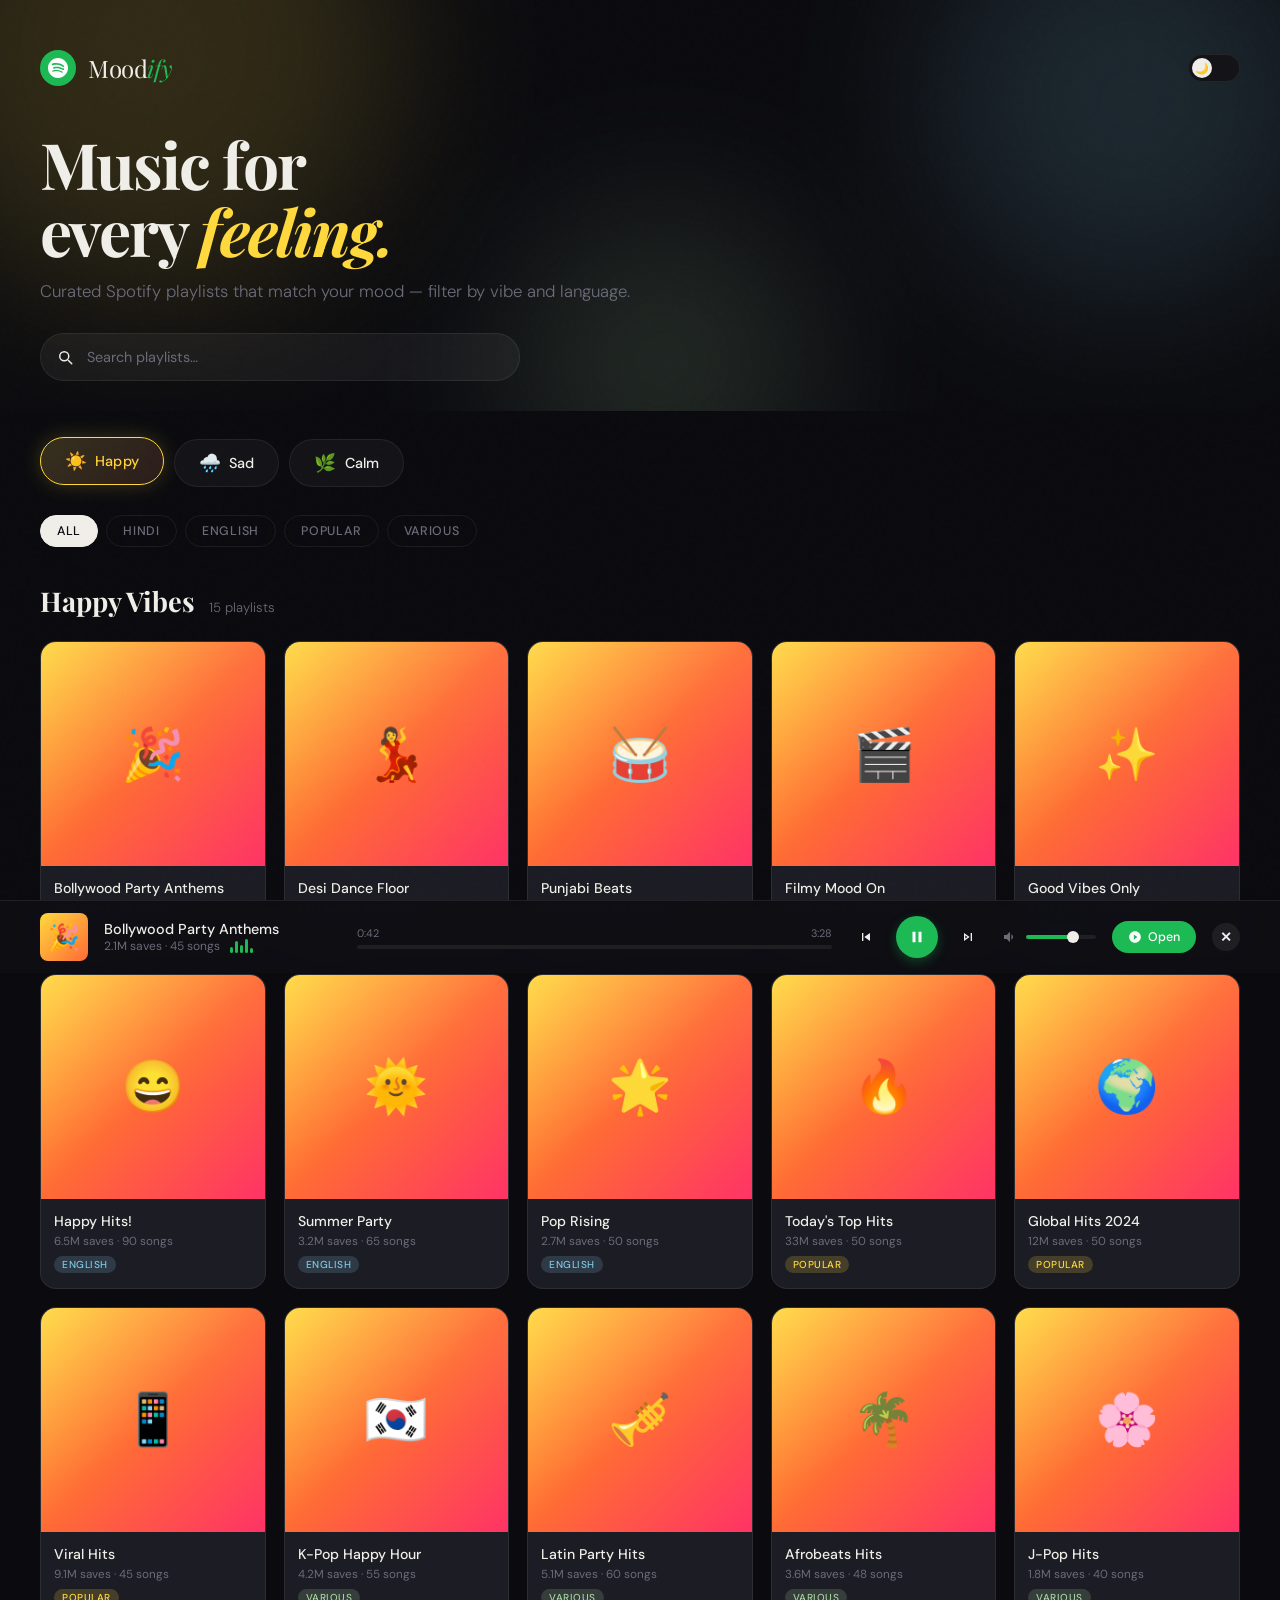
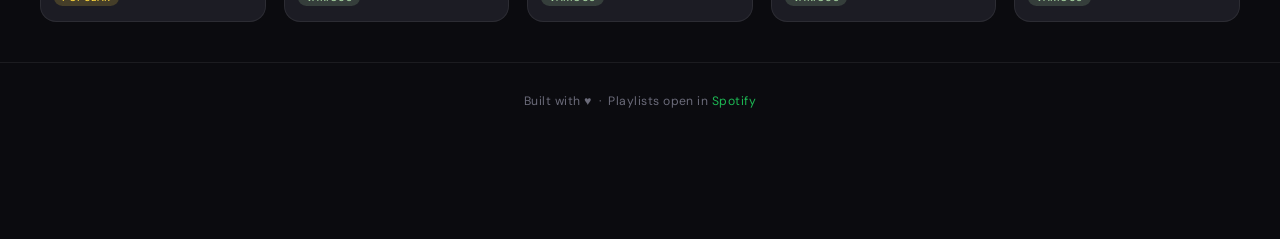
<file: UI/MoodMitra/modify.html>
<!DOCTYPE html>
<html lang="en" data-theme="dark">
<head>
<meta charset="UTF-8">
<meta name="viewport" content="width=device-width, initial-scale=1.0">
<title>Moodify — Feel Your Music</title>
<link href="https://fonts.googleapis.com/css2?family=Playfair+Display:ital,wght@0,700;1,400&family=DM+Sans:wght@300;400;500&display=swap" rel="stylesheet">
<style>
*, *::before, *::after { box-sizing: border-box; margin: 0; padding: 0; }

/* ── THEME TOKENS ── */
[data-theme="dark"] {
  --bg: #0B0B0F;
  --surface: #131318;
  --card: #1C1C24;
  --card-hover: #222230;
  --text: #F0EEE8;
  --muted: #6B6B7A;
  --border: rgba(255,255,255,0.07);
  --search-bg: rgba(255,255,255,0.05);
  --player-bg: rgba(14,14,20,0.95);
  --player-border: rgba(255,255,255,0.08);
  --shadow: rgba(0,0,0,0.5);
  --grain-opacity: 0.35;
  --orb-opacity: 0.15;
}
[data-theme="light"] {
  --bg: #F5F3EF;
  --surface: #EBEBEB;
  --card: #FFFFFF;
  --card-hover: #F9F9F9;
  --text: #1A1A22;
  --muted: #888896;
  --border: rgba(0,0,0,0.07);
  --search-bg: rgba(0,0,0,0.05);
  --player-bg: rgba(240,238,235,0.97);
  --player-border: rgba(0,0,0,0.1);
  --shadow: rgba(0,0,0,0.12);
  --grain-opacity: 0.1;
  --orb-opacity: 0.08;
}

:root {
  --happy: #FFD93D; --happy-deep: #FF6B35;
  --sad: #7EC8E3;   --sad-deep: #2D5F8A;
  --calm: #A8D5A2;  --calm-deep: #2D6A4F;
  --green: #1DB954;
}

html { scroll-behavior: smooth; }

body {
  font-family: 'DM Sans', sans-serif;
  background: var(--bg);
  color: var(--text);
  min-height: 100vh;
  overflow-x: hidden;
  padding-bottom: 100px;
  transition: background 0.4s, color 0.4s;
}

body::before {
  content: '';
  position: fixed; inset: 0;
  background-image: url("data:image/svg+xml,%3Csvg viewBox='0 0 256 256' xmlns='http://www.w3.org/2000/svg'%3E%3Cfilter id='n'%3E%3CfeTurbulence type='fractalNoise' baseFrequency='0.9' numOctaves='4' stitchTiles='stitch'/%3E%3C/filter%3E%3Crect width='100%25' height='100%25' filter='url(%23n)' opacity='0.04'/%3E%3C/svg%3E");
  pointer-events: none; z-index: 9999; opacity: var(--grain-opacity);
}

/* ── ORBS ── */
.orb { position: absolute; border-radius: 50%; filter: blur(80px); opacity: var(--orb-opacity); animation: drift 12s ease-in-out infinite; }
.orb-1 { width:500px;height:500px;background:var(--happy);top:-200px;left:-100px;animation-delay:0s; }
.orb-2 { width:400px;height:400px;background:var(--sad);top:-100px;right:-50px;animation-delay:-4s; }
.orb-3 { width:300px;height:300px;background:var(--calm);bottom:-100px;left:40%;animation-delay:-8s; }
@keyframes drift {
  0%,100%{transform:translate(0,0) scale(1);}
  33%{transform:translate(20px,-30px) scale(1.05);}
  66%{transform:translate(-15px,20px) scale(0.95);}
}

/* ── HEADER ── */
header { position:relative; padding:50px 40px 30px; overflow:hidden; }

.topbar {
  display: flex; align-items: center; justify-content: space-between;
  margin-bottom: 44px; position: relative; z-index: 2; flex-wrap: wrap; gap: 16px;
}

.brand { display:flex; align-items:center; gap:12px; }
.brand-icon { width:36px;height:36px;background:var(--green);border-radius:50%;display:flex;align-items:center;justify-content:center; }
.brand-icon svg { width:20px;height:20px;fill:white; }
.brand-name { font-family:'Playfair Display',serif;font-size:1.5rem;letter-spacing:-0.02em;color:var(--text); }
.brand-name span { color:var(--green);font-style:italic; }

/* Theme toggle */
.theme-toggle {
  width:52px; height:28px;
  background: var(--surface);
  border: 1.5px solid var(--border);
  border-radius: 100px;
  cursor: pointer;
  position: relative;
  transition: background 0.3s;
  flex-shrink: 0;
}
.theme-toggle .knob {
  position: absolute; top: 3px; left: 3px;
  width: 20px; height: 20px; border-radius: 50%;
  background: var(--text);
  transition: transform 0.3s cubic-bezier(0.34,1.56,0.64,1);
  display: flex; align-items: center; justify-content: center;
  font-size: 11px;
}
[data-theme="light"] .theme-toggle .knob { transform: translateX(24px); }

/* ── HERO TEXT ── */
.hero-text { position:relative; z-index:2; max-width:700px; }
.hero-text h1 {
  font-family:'Playfair Display',serif;
  font-size:clamp(2.4rem,5vw,4.4rem);
  line-height:1.05; letter-spacing:-0.03em; margin-bottom:14px;
}
.hero-text h1 em { font-style:italic; color:var(--happy); }
.hero-text p { font-size:1.05rem; color:var(--muted); font-weight:300; line-height:1.6; }

/* ── SEARCH BAR ── */
.search-wrap {
  position: relative; z-index: 2;
  margin-top: 28px; max-width: 480px;
}
.search-wrap svg {
  position: absolute; left: 16px; top: 50%; transform: translateY(-50%);
  width: 18px; height: 18px; fill: var(--muted); pointer-events: none;
  transition: fill 0.2s;
}
.search-input {
  width: 100%; padding: 14px 16px 14px 46px;
  background: var(--search-bg);
  border: 1.5px solid var(--border);
  border-radius: 100px;
  font-family: 'DM Sans', sans-serif;
  font-size: 0.9rem; font-weight: 400;
  color: var(--text);
  outline: none;
  transition: border-color 0.25s, box-shadow 0.25s, background 0.3s;
}
.search-input::placeholder { color: var(--muted); }
.search-input:focus {
  border-color: var(--green);
  box-shadow: 0 0 0 3px rgba(29,185,84,0.12);
  background: var(--card);
}
.search-input:focus + svg, .search-wrap:focus-within svg { fill: var(--green); }
/* fix: icon is before input so use sibling trick differently */
.search-wrap:focus-within svg { fill: var(--green); }

.search-clear {
  position: absolute; right: 14px; top: 50%; transform: translateY(-50%);
  width: 22px; height: 22px; border-radius: 50%;
  background: var(--muted); border: none; cursor: pointer;
  display: none; align-items: center; justify-content: center;
  font-size: 12px; color: var(--bg); font-weight: 700;
  transition: background 0.2s;
}
.search-clear:hover { background: var(--text); }
.search-clear.visible { display: flex; }

/* ── CONTROLS ── */
.mood-section { padding: 28px 40px 0; position: relative; z-index: 2; }

.mood-tabs { display:flex; gap:10px; margin-bottom:28px; flex-wrap:wrap; }

.mood-tab {
  display:flex; align-items:center; gap:8px;
  padding:12px 24px; border-radius:100px;
  border:1.5px solid var(--border);
  background:var(--surface);
  cursor:pointer; font-size:0.9rem; font-weight:500;
  font-family:'DM Sans',sans-serif; color:var(--text);
  transition:all 0.3s cubic-bezier(0.34,1.56,0.64,1);
  position:relative; overflow:hidden; letter-spacing:0.01em;
}
.mood-tab::before { content:''; position:absolute; inset:0; opacity:0; transition:opacity 0.3s; }
.mood-tab.happy::before { background:linear-gradient(135deg,rgba(255,217,61,.15),rgba(255,107,53,.1)); }
.mood-tab.sad::before   { background:linear-gradient(135deg,rgba(126,200,227,.15),rgba(45,95,138,.1)); }
.mood-tab.calm::before  { background:linear-gradient(135deg,rgba(168,213,162,.15),rgba(45,106,79,.1)); }
.mood-tab:hover,.mood-tab.active { transform:translateY(-2px); border-color:transparent; }
.mood-tab:hover::before,.mood-tab.active::before { opacity:1; }
.mood-tab.active.happy { border-color:var(--happy);box-shadow:0 0 20px rgba(255,217,61,.2);color:var(--happy); }
.mood-tab.active.sad   { border-color:var(--sad);  box-shadow:0 0 20px rgba(126,200,227,.2);color:var(--sad); }
.mood-tab.active.calm  { border-color:var(--calm); box-shadow:0 0 20px rgba(168,213,162,.2);color:var(--calm); }
.mood-emoji { font-size:1.1rem; }

.lang-row { display:flex; gap:8px; flex-wrap:wrap; margin-bottom:36px; }
.lang-pill {
  padding:7px 16px; border-radius:100px; border:1px solid var(--border);
  background:transparent; font-size:0.78rem; font-weight:500;
  font-family:'DM Sans',sans-serif; cursor:pointer;
  letter-spacing:0.06em; text-transform:uppercase;
  transition:all 0.2s; color:var(--muted);
}
.lang-pill:hover { color:var(--text); border-color:rgba(128,128,128,0.4); }
.lang-pill.active { background:var(--text); color:var(--bg); border-color:var(--text); }

.section-header { display:flex; align-items:baseline; gap:14px; margin-bottom:22px; }
.section-label { font-family:'Playfair Display',serif; font-size:1.7rem; font-weight:700; }
.section-count { color:var(--muted); font-size:0.83rem; font-weight:300; }

/* No results */
.no-results {
  padding: 60px 40px; text-align: center; color: var(--muted);
  font-size: 1rem; display: none;
}
.no-results.visible { display: block; }
.no-results span { font-size: 2rem; display: block; margin-bottom: 12px; }

/* ── GRID ── */
.grid {
  display:grid; grid-template-columns:repeat(auto-fill,minmax(195px,1fr));
  gap:18px; padding:0 40px 40px;
}

.card {
  background:var(--card); border-radius:16px; overflow:hidden;
  cursor:pointer;
  transition:transform 0.3s cubic-bezier(0.34,1.56,0.64,1), box-shadow 0.3s, background 0.3s;
  border:1px solid var(--border); animation:fadeUp 0.5s ease both;
  text-decoration:none; color:inherit; display:block;
}
@keyframes fadeUp { from{opacity:0;transform:translateY(20px);}to{opacity:1;transform:translateY(0);} }
.card:hover { transform:translateY(-6px) scale(1.02); box-shadow:0 20px 40px var(--shadow); background:var(--card-hover); }

.card-thumb { width:100%; aspect-ratio:1; position:relative; overflow:hidden; }
.card-thumb-bg {
  width:100%; height:100%;
  display:flex; align-items:center; justify-content:center;
  font-size:3.2rem; position:relative;
}
.card-thumb-bg::after { content:''; position:absolute; inset:0; background:linear-gradient(160deg,rgba(255,255,255,0.08) 0%,transparent 60%); }

.thumb-happy { background:linear-gradient(135deg,#FFD93D 0%,#FF6B35 50%,#FF3366 100%); }
.thumb-sad   { background:linear-gradient(135deg,#7EC8E3 0%,#5B8DB8 50%,#2D5F8A 100%); }
.thumb-calm  { background:linear-gradient(135deg,#A8D5A2 0%,#6BAE8B 50%,#2D6A4F 100%); }

.play-btn {
  position:absolute; bottom:10px; right:10px;
  width:38px; height:38px; background:var(--green); border-radius:50%;
  display:flex; align-items:center; justify-content:center;
  opacity:0; transform:translateY(4px);
  transition:all 0.25s; box-shadow:0 4px 12px rgba(29,185,84,0.4);
}
.play-btn svg { width:15px;height:15px;fill:white;margin-left:2px; }
.card:hover .play-btn { opacity:1; transform:translateY(0); }

/* Quick play (now playing trigger) */
.quick-play {
  position:absolute; bottom:10px; left:10px;
  width:32px; height:32px; background:rgba(0,0,0,0.5); border-radius:50%;
  display:flex; align-items:center; justify-content:center;
  opacity:0; transform:translateY(4px);
  transition:all 0.25s; border:none; cursor:pointer;
  backdrop-filter: blur(4px);
}
.quick-play svg { width:14px;height:14px;fill:white;margin-left:1px; }
.card:hover .quick-play { opacity:1; transform:translateY(0); }
.quick-play.playing { opacity:1; transform:translateY(0); background:var(--green); }

.card-info { padding:13px 13px 15px; }
.card-title { font-size:0.88rem;font-weight:500;line-height:1.3;margin-bottom:3px;white-space:nowrap;overflow:hidden;text-overflow:ellipsis; }
.card-sub { font-size:0.73rem;color:var(--muted); }
.lang-badge {
  display:inline-block; padding:2px 8px; border-radius:100px;
  font-size:0.63rem; font-weight:500; letter-spacing:0.05em;
  text-transform:uppercase; margin-top:7px;
}
.badge-hindi   { background:rgba(255,107,53,.18); color:#FF6B35; }
.badge-english { background:rgba(126,200,227,.18); color:#7EC8E3; }
.badge-popular { background:rgba(255,217,61,.18);  color:#FFD93D; }
.badge-various { background:rgba(168,213,162,.18); color:#A8D5A2; }

/* ── NOW PLAYING BAR ── */
#nowPlaying {
  position: fixed; bottom: 0; left: 0; right: 0; z-index: 500;
  background: var(--player-bg);
  border-top: 1px solid var(--player-border);
  backdrop-filter: blur(20px);
  padding: 12px 40px;
  display: flex; align-items: center; gap: 16px;
  transform: translateY(100%);
  transition: transform 0.4s cubic-bezier(0.34,1.56,0.64,1), background 0.3s;
}
#nowPlaying.visible { transform: translateY(0); }

.np-thumb {
  width: 48px; height: 48px; border-radius: 8px;
  display: flex; align-items: center; justify-content: center;
  font-size: 1.6rem; flex-shrink: 0;
}
.np-thumb.thumb-happy { background:linear-gradient(135deg,#FFD93D,#FF6B35); }
.np-thumb.thumb-sad   { background:linear-gradient(135deg,#7EC8E3,#2D5F8A); }
.np-thumb.thumb-calm  { background:linear-gradient(135deg,#A8D5A2,#2D6A4F); }

.np-info { flex: 1; min-width: 0; }
.np-title { font-size:0.9rem; font-weight:500; white-space:nowrap; overflow:hidden; text-overflow:ellipsis; }
.np-sub { font-size:0.75rem; color:var(--muted); }

/* Progress bar */
.np-progress-wrap { flex: 2; min-width: 0; }
.np-time { display:flex; justify-content:space-between; font-size:0.68rem; color:var(--muted); margin-bottom:5px; }
.np-bar { height:4px; background:var(--border); border-radius:2px; cursor:pointer; position:relative; overflow:hidden; }
.np-fill {
  height:100%; background:var(--green); border-radius:2px;
  width:0%; transition:width 0.5s linear;
}

/* Controls */
.np-controls { display:flex; align-items:center; gap:12px; }
.np-btn {
  width:36px; height:36px; border-radius:50%; border:none;
  background:transparent; cursor:pointer; color:var(--text);
  display:flex; align-items:center; justify-content:center;
  transition:all 0.2s; font-size:1rem;
}
.np-btn:hover { background:var(--border); transform:scale(1.1); }
.np-btn.primary { width:42px;height:42px;background:var(--green);color:white;box-shadow:0 4px 12px rgba(29,185,84,0.3); }
.np-btn.primary:hover { background:#1ed760; transform:scale(1.05); }
.np-btn svg { width:16px;height:16px;fill:currentColor; }
.np-btn.primary svg { width:18px;height:18px;fill:white; }

/* Volume */
.np-vol { display:flex; align-items:center; gap:8px; }
.np-vol svg { width:16px;height:16px;fill:var(--muted); flex-shrink:0; }
.vol-slider {
  width:70px; height:4px; border-radius:2px;
  -webkit-appearance:none; appearance:none;
  background:linear-gradient(to right, var(--green) 70%, var(--border) 70%);
  outline:none; cursor:pointer;
}
.vol-slider::-webkit-slider-thumb { -webkit-appearance:none;width:12px;height:12px;border-radius:50%;background:var(--text);cursor:pointer; }

/* Spotify open btn */
.np-open {
  padding:8px 16px; border-radius:100px; background:var(--green);
  color:white; font-family:'DM Sans',sans-serif; font-size:0.78rem; font-weight:500;
  text-decoration:none; display:flex; align-items:center; gap:6px;
  transition:all 0.2s; flex-shrink:0;
}
.np-open:hover { background:#1ed760; transform:translateY(-1px); }

.np-close {
  width:28px;height:28px;border-radius:50%;background:var(--border);border:none;
  cursor:pointer;color:var(--text);font-size:14px;font-weight:600;
  display:flex;align-items:center;justify-content:center;
  transition:all 0.2s; flex-shrink:0;
}
.np-close:hover { background:var(--muted); color:var(--bg); }

/* ── EQ ANIMATION ── */
.eq {
  display:flex; align-items:flex-end; gap:2px; height:14px;
  margin-left:4px;
}
.eq span {
  width:3px; background:var(--green); border-radius:2px;
  animation:eq 0.8s ease-in-out infinite alternate;
}
.eq span:nth-child(1){height:6px;animation-delay:0s;}
.eq span:nth-child(2){height:12px;animation-delay:.15s;}
.eq span:nth-child(3){height:8px;animation-delay:.3s;}
.eq span:nth-child(4){height:14px;animation-delay:.45s;}
.eq span:nth-child(5){height:5px;animation-delay:.6s;}
@keyframes eq{to{height:4px;opacity:.4;}}

/* ── FOOTER ── */
footer { text-align:center;padding:30px 40px;color:var(--muted);font-size:0.76rem;letter-spacing:0.04em;border-top:1px solid var(--border); }
footer a { color:var(--green); text-decoration:none; }

/* ── RESPONSIVE ── */
@media(max-width:700px){
  header,.mood-section{padding:28px 18px 0;}
  .grid{padding:0 18px 40px;grid-template-columns:repeat(2,1fr);gap:12px;}
  .hero-text h1{font-size:2.2rem;}
  #nowPlaying{padding:10px 16px;gap:10px;}
  .np-progress-wrap,.np-vol{display:none;}
  .np-open span{display:none;}
}
</style>
</head>
<body>

<!-- ── HEADER ── -->
<header>
  <div class="orb orb-1"></div>
  <div class="orb orb-2"></div>
  <div class="orb orb-3"></div>

  <div class="topbar">
    <div class="brand">
      <div class="brand-icon">
        <svg viewBox="0 0 168 168"><path d="M84,0C37.6,0,0,37.6,0,84s37.6,84,84,84,84-37.6,84-84S130.4,0,84,0Zm38.6,121.2a5.24,5.24,0,0,1-7.2,1.7c-19.7-12-44.5-14.7-73.7-8.1a5.23,5.23,0,1,1-2.3-10.2c32-7.3,59.4-4.2,81.5,9.4A5.24,5.24,0,0,1,122.6,121.2Zm10.3-22.9a6.56,6.56,0,0,1-9,2.1C101.1,86.7,73.1,83.4,51.3,90a6.57,6.57,0,1,1-3.8-12.6c25-7.5,56.1-3.9,78,9.9A6.56,6.56,0,0,1,132.9,98.3ZM134,75a7.85,7.85,0,0,1-10.8-2.5C101.5,58,66.5,53.7,41.8,61.3A7.85,7.85,0,1,1,37.2,46C65.6,37.4,104.2,42.2,129,61.5,131.8,63.7,135.5,68.7,134,75Z"/></svg>
      </div>
      <div class="brand-name">Mood<span>ify</span></div>
    </div>

    <button class="theme-toggle" onclick="toggleTheme()" title="Toggle light/dark">
      <div class="knob" id="themeKnob">🌙</div>
    </button>
  </div>

  <div class="hero-text">
    <h1>Music for<br>every <em>feeling.</em></h1>
    <p>Curated Spotify playlists that match your mood — filter by vibe and language.</p>
  </div>

  <!-- Search -->
  <div class="search-wrap">
    <svg viewBox="0 0 24 24"><path d="M21 21l-4.35-4.35M17 11A6 6 0 1 1 5 11a6 6 0 0 1 12 0z" stroke="currentColor" stroke-width="2" fill="none" stroke-linecap="round"/></svg>
    <input class="search-input" type="text" id="searchInput" placeholder="Search playlists…" oninput="onSearch(this.value)">
    <button class="search-clear" id="searchClear" onclick="clearSearch()">✕</button>
  </div>
</header>

<!-- ── CONTROLS ── -->
<section class="mood-section">
  <div class="mood-tabs">
    <button class="mood-tab happy active" onclick="setMood('happy',this)"><span class="mood-emoji">☀️</span>Happy</button>
    <button class="mood-tab sad"   onclick="setMood('sad',this)">  <span class="mood-emoji">🌧️</span>Sad</button>
    <button class="mood-tab calm"  onclick="setMood('calm',this)"> <span class="mood-emoji">🌿</span>Calm</button>
  </div>
  <div class="lang-row">
    <button class="lang-pill active" onclick="setLang('all',this)">All</button>
    <button class="lang-pill" onclick="setLang('hindi',this)">Hindi</button>
    <button class="lang-pill" onclick="setLang('english',this)">English</button>
    <button class="lang-pill" onclick="setLang('popular',this)">Popular</button>
    <button class="lang-pill" onclick="setLang('various',this)">Various</button>
  </div>
  <div class="section-header">
    <div class="section-label" id="sectionLabel">Happy Vibes</div>
    <div class="section-count" id="sectionCount">15 playlists</div>
  </div>
</section>

<div class="no-results" id="noResults">
  <span>🔍</span>No playlists found for "<span id="searchTerm"></span>"
</div>

<div class="grid" id="playlistGrid"></div>

<footer>Built with ♥ &nbsp;·&nbsp; Playlists open in <a href="https://open.spotify.com" target="_blank">Spotify</a></footer>

<!-- ── NOW PLAYING BAR ── -->
<div id="nowPlaying">
  <div class="np-thumb thumb-happy" id="npThumb">🎉</div>
  <div class="np-info">
    <div class="np-title" id="npTitle">Bollywood Party Anthems</div>
    <div class="np-sub" style="display:flex;align-items:center;gap:6px;">
      <span id="npSub">2.1M saves · 45 songs</span>
      <div class="eq"><span></span><span></span><span></span><span></span><span></span></div>
    </div>
  </div>
  <div class="np-progress-wrap">
    <div class="np-time"><span id="npCurrent">0:42</span><span id="npTotal">3:28</span></div>
    <div class="np-bar" id="npBar" onclick="seekBar(event)">
      <div class="np-fill" id="npFill"></div>
    </div>
  </div>
  <div class="np-controls">
    <button class="np-btn" onclick="prevTrack()" title="Previous">
      <svg viewBox="0 0 24 24"><path d="M6 6h2v12H6zm3.5 6 8.5 6V6z"/></svg>
    </button>
    <button class="np-btn primary" id="playPauseBtn" onclick="togglePlay()">
      <svg id="playIcon" viewBox="0 0 24 24"><path d="M6 19h4V5H6zm8-14v14h4V5z"/></svg>
    </button>
    <button class="np-btn" onclick="nextTrack()" title="Next">
      <svg viewBox="0 0 24 24"><path d="M6 18l8.5-6L6 6v12zm2-8.14L11.03 12 8 14.14V9.86zM16 6h2v12h-2z"/></svg>
    </button>
  </div>
  <div class="np-vol">
    <svg viewBox="0 0 24 24"><path d="M3 9v6h4l5 5V4L7 9H3zm13.5 3c0-1.77-1.02-3.29-2.5-4.03v8.05c1.48-.73 2.5-2.25 2.5-4.02z"/></svg>
    <input class="vol-slider" id="volSlider" type="range" min="0" max="100" value="70" oninput="updateVol(this.value)">
  </div>
  <a class="np-open" id="npLink" href="https://open.spotify.com" target="_blank">
    <svg viewBox="0 0 24 24" width="14" height="14" fill="white"><path d="M12 2C6.48 2 2 6.48 2 12s4.48 10 10 10 10-4.48 10-10S17.52 2 12 2zm-2 14.5v-9l6 4.5-6 4.5z"/></svg>
    <span>Open</span>
  </a>
  <button class="np-close" onclick="closePlayer()">✕</button>
</div>

<script>
/* ── DATA ── */
const DATA = {
  happy:{label:"Happy Vibes",playlists:[
    {title:"Bollywood Party Anthems",sub:"2.1M saves · 45 songs",lang:"hindi",emoji:"🎉",link:"https://open.spotify.com/playlist/37i9dQZF1DX0XUsuxWHRQd"},
    {title:"Desi Dance Floor",sub:"1.4M saves · 38 songs",lang:"hindi",emoji:"💃",link:"https://open.spotify.com/playlist/37i9dQZF1DXdSjVZQzv2tl"},
    {title:"Punjabi Beats",sub:"980K saves · 50 songs",lang:"hindi",emoji:"🥁",link:"https://open.spotify.com/playlist/37i9dQZF1DWTl4y3vgJOXW"},
    {title:"Filmy Mood On",sub:"760K saves · 30 songs",lang:"hindi",emoji:"🎬",link:"https://open.spotify.com/playlist/37i9dQZF1DX4OzrY981I1W"},
    {title:"Good Vibes Only",sub:"8.3M saves · 100 songs",lang:"english",emoji:"✨",link:"https://open.spotify.com/playlist/37i9dQZF1DX3rxVfibe1L0"},
    {title:"Happy Hits!",sub:"6.5M saves · 90 songs",lang:"english",emoji:"😄",link:"https://open.spotify.com/playlist/37i9dQZF1DXdPec7aLTmlC"},
    {title:"Summer Party",sub:"3.2M saves · 65 songs",lang:"english",emoji:"🌞",link:"https://open.spotify.com/playlist/37i9dQZF1DXaSl4yEy1K9O"},
    {title:"Pop Rising",sub:"2.7M saves · 50 songs",lang:"english",emoji:"🌟",link:"https://open.spotify.com/playlist/37i9dQZF1DWUa8ZRTfalHk"},
    {title:"Today's Top Hits",sub:"33M saves · 50 songs",lang:"popular",emoji:"🔥",link:"https://open.spotify.com/playlist/37i9dQZF1DXcBWIGoYBM5M"},
    {title:"Global Hits 2024",sub:"12M saves · 50 songs",lang:"popular",emoji:"🌍",link:"https://open.spotify.com/playlist/37i9dQZF1DX0h0QnLkMBl4"},
    {title:"Viral Hits",sub:"9.1M saves · 45 songs",lang:"popular",emoji:"📱",link:"https://open.spotify.com/playlist/37i9dQZF1DX2L0iB23Enbq"},
    {title:"K-Pop Happy Hour",sub:"4.2M saves · 55 songs",lang:"various",emoji:"🇰🇷",link:"https://open.spotify.com/playlist/37i9dQZF1DX9tPFwDMOaN1"},
    {title:"Latin Party Hits",sub:"5.1M saves · 60 songs",lang:"various",emoji:"🎺",link:"https://open.spotify.com/playlist/37i9dQZF1DX10zKzsJ2jva"},
    {title:"Afrobeats Hits",sub:"3.6M saves · 48 songs",lang:"various",emoji:"🌴",link:"https://open.spotify.com/playlist/37i9dQZF1DWYkaDif7Ztbp"},
    {title:"J-Pop Hits",sub:"1.8M saves · 40 songs",lang:"various",emoji:"🌸",link:"https://open.spotify.com/playlist/37i9dQZF1DXdbXrPNafg9d"},
  ]},
  sad:{label:"Sad Songs",playlists:[
    {title:"Dil Tuta Sad Songs",sub:"3.4M saves · 55 songs",lang:"hindi",emoji:"💔",link:"https://open.spotify.com/playlist/37i9dQZF1DX3YSRoSdA634"},
    {title:"Bollywood Heartbreak",sub:"2.1M saves · 48 songs",lang:"hindi",emoji:"😢",link:"https://open.spotify.com/playlist/37i9dQZF1DX4OzrY981I1W"},
    {title:"Hindi Sad Ghazals",sub:"890K saves · 35 songs",lang:"hindi",emoji:"🌙",link:"https://open.spotify.com/playlist/37i9dQZF1DXdPec7aLTmlC"},
    {title:"Yaadein Sad Playlist",sub:"1.1M saves · 42 songs",lang:"hindi",emoji:"🕯️",link:"https://open.spotify.com/playlist/37i9dQZF1DX0XUsuxWHRQd"},
    {title:"Sad Songs",sub:"10.2M saves · 80 songs",lang:"english",emoji:"🌧️",link:"https://open.spotify.com/playlist/37i9dQZF1DX7qK8ma5wgG1"},
    {title:"Life Sucks",sub:"5.3M saves · 70 songs",lang:"english",emoji:"🖤",link:"https://open.spotify.com/playlist/37i9dQZF1DXbrUpGvoi3TS"},
    {title:"Cry It Out",sub:"3.8M saves · 60 songs",lang:"english",emoji:"😭",link:"https://open.spotify.com/playlist/37i9dQZF1DX3YSRoSdA634"},
    {title:"Late Night Feelings",sub:"6.1M saves · 75 songs",lang:"english",emoji:"🌃",link:"https://open.spotify.com/playlist/37i9dQZF1DX4SBhb3fqCJd"},
    {title:"Heartbreak Songs",sub:"14M saves · 50 songs",lang:"popular",emoji:"💔",link:"https://open.spotify.com/playlist/37i9dQZF1DX4SBhb3fqCJd"},
    {title:"Sad Indie",sub:"4.2M saves · 55 songs",lang:"popular",emoji:"🎸",link:"https://open.spotify.com/playlist/37i9dQZF1DXdwmD5Q7Gxoh"},
    {title:"Missing You",sub:"7.9M saves · 65 songs",lang:"popular",emoji:"🫀",link:"https://open.spotify.com/playlist/37i9dQZF1DX7K31D69s4M1"},
    {title:"Bolero & Baladas Triste",sub:"2.1M saves · 45 songs",lang:"various",emoji:"🌹",link:"https://open.spotify.com/playlist/37i9dQZF1DWVrtsSlLKzro"},
    {title:"K-Ballads",sub:"1.6M saves · 40 songs",lang:"various",emoji:"🇰🇷",link:"https://open.spotify.com/playlist/37i9dQZF1DWTl4y3vgJOXW"},
    {title:"French Nostalgia",sub:"980K saves · 35 songs",lang:"various",emoji:"🇫🇷",link:"https://open.spotify.com/playlist/37i9dQZF1DXe2bobNYDtW8"},
  ]},
  calm:{label:"Calm & Chill",playlists:[
    {title:"Sufi Calm",sub:"1.2M saves · 40 songs",lang:"hindi",emoji:"🌊",link:"https://open.spotify.com/playlist/37i9dQZF1DX5KpGHKBMMMV"},
    {title:"Chill Hindi Lofi",sub:"890K saves · 35 songs",lang:"hindi",emoji:"📚",link:"https://open.spotify.com/playlist/37i9dQZF1DXdSjVZQzv2tl"},
    {title:"Bollywood Classics",sub:"2.1M saves · 50 songs",lang:"hindi",emoji:"🎻",link:"https://open.spotify.com/playlist/37i9dQZF1DX0h0QnLkMBl4"},
    {title:"Rainy Day Hindi",sub:"760K saves · 30 songs",lang:"hindi",emoji:"☔",link:"https://open.spotify.com/playlist/37i9dQZF1DX3rxVfibe1L0"},
    {title:"Peaceful Piano",sub:"12M saves · 100 songs",lang:"english",emoji:"🎹",link:"https://open.spotify.com/playlist/37i9dQZF1DX4sWSpwq3LiO"},
    {title:"Chill Hits",sub:"9.4M saves · 90 songs",lang:"english",emoji:"🌤️",link:"https://open.spotify.com/playlist/37i9dQZF1DX0MLFaUdXnjA"},
    {title:"Deep Focus",sub:"6.2M saves · 72 songs",lang:"english",emoji:"🧘",link:"https://open.spotify.com/playlist/37i9dQZF1DWZeKCadgRdKQ"},
    {title:"Lo-Fi Beats",sub:"8.7M saves · 80 songs",lang:"english",emoji:"🎧",link:"https://open.spotify.com/playlist/37i9dQZF1DWWQRwui0ExPn"},
    {title:"Ambient Chill",sub:"5.1M saves · 60 songs",lang:"popular",emoji:"🌌",link:"https://open.spotify.com/playlist/37i9dQZF1DX3Ogo9pFvBkY"},
    {title:"Sleep",sub:"11M saves · 100 songs",lang:"popular",emoji:"😴",link:"https://open.spotify.com/playlist/37i9dQZF1DWStCV4t2XMTD"},
    {title:"Mindful Morning",sub:"3.8M saves · 45 songs",lang:"popular",emoji:"🌅",link:"https://open.spotify.com/playlist/37i9dQZF1DX9uKNf5jGX6m"},
    {title:"Bossa Nova Lounge",sub:"2.4M saves · 40 songs",lang:"various",emoji:"🇧🇷",link:"https://open.spotify.com/playlist/37i9dQZF1DXd9nR9jMHFQo"},
    {title:"Japanese Lofi",sub:"1.9M saves · 38 songs",lang:"various",emoji:"🎋",link:"https://open.spotify.com/playlist/37i9dQZF1DXdbXrPNafg9d"},
    {title:"Nordic Calm",sub:"1.1M saves · 35 songs",lang:"various",emoji:"❄️",link:"https://open.spotify.com/playlist/37i9dQZF1DX4wta20PHzhA"},
    {title:"Flamenco Nights",sub:"870K saves · 30 songs",lang:"various",emoji:"💃",link:"https://open.spotify.com/playlist/37i9dQZF1DX0h0QnLkMBl4"},
  ]}
};

/* ── STATE ── */
let currentMood='happy', currentLang='all', searchQ='';
let playing=false, currentPlaylist=null, currentIndex=0;
let progressInterval=null, progressSec=0, totalSec=208;

/* ── FILTERS ── */
function setMood(mood,btn){
  currentMood=mood;
  document.querySelectorAll('.mood-tab').forEach(b=>b.classList.remove('active'));
  btn.classList.add('active');
  renderGrid();
}
function setLang(lang,btn){
  currentLang=lang;
  document.querySelectorAll('.lang-pill').forEach(b=>b.classList.remove('active'));
  btn.classList.add('active');
  renderGrid();
}
function onSearch(val){
  searchQ=val.trim().toLowerCase();
  document.getElementById('searchClear').classList.toggle('visible', val.length>0);
  renderGrid();
}
function clearSearch(){
  document.getElementById('searchInput').value='';
  document.getElementById('searchClear').classList.remove('visible');
  searchQ='';
  renderGrid();
}

/* ── RENDER ── */
function renderGrid(){
  const grid=document.getElementById('playlistGrid');
  const noRes=document.getElementById('noResults');
  const moodData=DATA[currentMood];
  let filtered=moodData.playlists.filter(p=>currentLang==='all'||p.lang===currentLang);
  if(searchQ) filtered=filtered.filter(p=>p.title.toLowerCase().includes(searchQ));

  document.getElementById('sectionLabel').textContent=moodData.label;
  document.getElementById('sectionCount').textContent=filtered.length+' playlist'+(filtered.length!==1?'s':'');

  if(filtered.length===0){
    grid.innerHTML='';
    noRes.classList.add('visible');
    document.getElementById('searchTerm').textContent=searchQ||'this filter';
    return;
  }
  noRes.classList.remove('visible');

  grid.innerHTML=filtered.map(function(p,i){
    var isPlaying = currentPlaylist && currentPlaylist.title===p.title;
    return '<div class="card" style="animation-delay:'+(i*0.05)+'s" data-title="'+p.title+'">' +
      '<div class="card-thumb">' +
        '<div class="card-thumb-bg thumb-'+currentMood+'"><span>'+p.emoji+'</span></div>' +
        '<button class="quick-play'+(isPlaying?' playing':'') +'" onclick="quickPlay(event,\''+escJ(p.title)+'\',\''+escJ(p.sub)+'\',\''+p.emoji+'\',\''+p.link+'\')" title="Preview in player">' +
          '<svg viewBox="0 0 24 24"><path d="M8 5v14l11-7z"/></svg>' +
        '</button>' +
        '<a class="play-btn" href="'+p.link+'" target="_blank" onclick="event.stopPropagation()" title="Open in Spotify">' +
          '<svg viewBox="0 0 24 24"><path d="M12 2C6.48 2 2 6.48 2 12s4.48 10 10 10 10-4.48 10-10S17.52 2 12 2zm-2 14.5v-9l6 4.5-6 4.5z"/></svg>' +
        '</a>' +
      '</div>' +
      '<div class="card-info">' +
        '<div class="card-title">'+p.title+'</div>' +
        '<div class="card-sub">'+p.sub+'</div>' +
        '<div class="lang-badge badge-'+p.lang+'">'+p.lang+'</div>' +
      '</div>' +
    '</div>';
  }).join('');
}

function escJ(s){return s.replace(/'/g,"\\'").replace(/"/g,'&quot;');}

/* ── NOW PLAYING ── */
function quickPlay(e,title,sub,emoji,link){
  e.preventDefault(); e.stopPropagation();
  currentPlaylist={title,sub,emoji,link,mood:currentMood};
  document.getElementById('npTitle').textContent=title;
  document.getElementById('npSub').textContent=sub;
  document.getElementById('npThumb').textContent=emoji;
  document.getElementById('npThumb').className='np-thumb thumb-'+currentMood;
  document.getElementById('npLink').href=link;
  document.getElementById('nowPlaying').classList.add('visible');
  progressSec=0;
  totalSec=Math.floor(Math.random()*120)+160;
  updateProgress();
  startPlay();
  // highlight card
  document.querySelectorAll('.quick-play').forEach(b=>b.classList.remove('playing'));
  e.currentTarget.classList.add('playing');
}

function startPlay(){
  playing=true;
  updatePlayBtn();
  clearInterval(progressInterval);
  progressInterval=setInterval(function(){
    if(playing){
      progressSec++;
      if(progressSec>=totalSec){progressSec=0;}
      updateProgress();
    }
  },1000);
}

function togglePlay(){
  playing=!playing;
  updatePlayBtn();
  if(playing) startPlay();
}

function updatePlayBtn(){
  var icon=document.getElementById('playIcon');
  if(playing){
    icon.innerHTML='<path d="M6 19h4V5H6zm8-14v14h4V5z"/>';
  } else {
    icon.innerHTML='<path d="M8 5v14l11-7z"/>';
  }
}

function updateProgress(){
  var pct=totalSec>0?(progressSec/totalSec*100):0;
  document.getElementById('npFill').style.width=pct+'%';
  document.getElementById('npCurrent').textContent=fmt(progressSec);
  document.getElementById('npTotal').textContent=fmt(totalSec);
}

function fmt(s){return Math.floor(s/60)+':'+(s%60<10?'0':'')+(s%60);}

function seekBar(e){
  var bar=document.getElementById('npBar');
  var rect=bar.getBoundingClientRect();
  var pct=(e.clientX-rect.left)/rect.width;
  progressSec=Math.floor(pct*totalSec);
  updateProgress();
}

function prevTrack(){progressSec=0;updateProgress();}
function nextTrack(){progressSec=0;totalSec=Math.floor(Math.random()*120)+160;updateProgress();}

function closePlayer(){
  document.getElementById('nowPlaying').classList.remove('visible');
  clearInterval(progressInterval);
  playing=false;
  document.querySelectorAll('.quick-play').forEach(b=>b.classList.remove('playing'));
}

function updateVol(v){
  document.getElementById('volSlider').style.background=
    'linear-gradient(to right, var(--green) '+v+'%, var(--border) '+v+'%)';
}

/* ── THEME ── */
function toggleTheme(){
  var html=document.documentElement;
  var isDark=html.getAttribute('data-theme')==='dark';
  html.setAttribute('data-theme', isDark?'light':'dark');
  document.getElementById('themeKnob').textContent=isDark?'☀️':'🌙';
}

renderGrid();
updateVol(70);
</script>
</body>
</html>
</file>
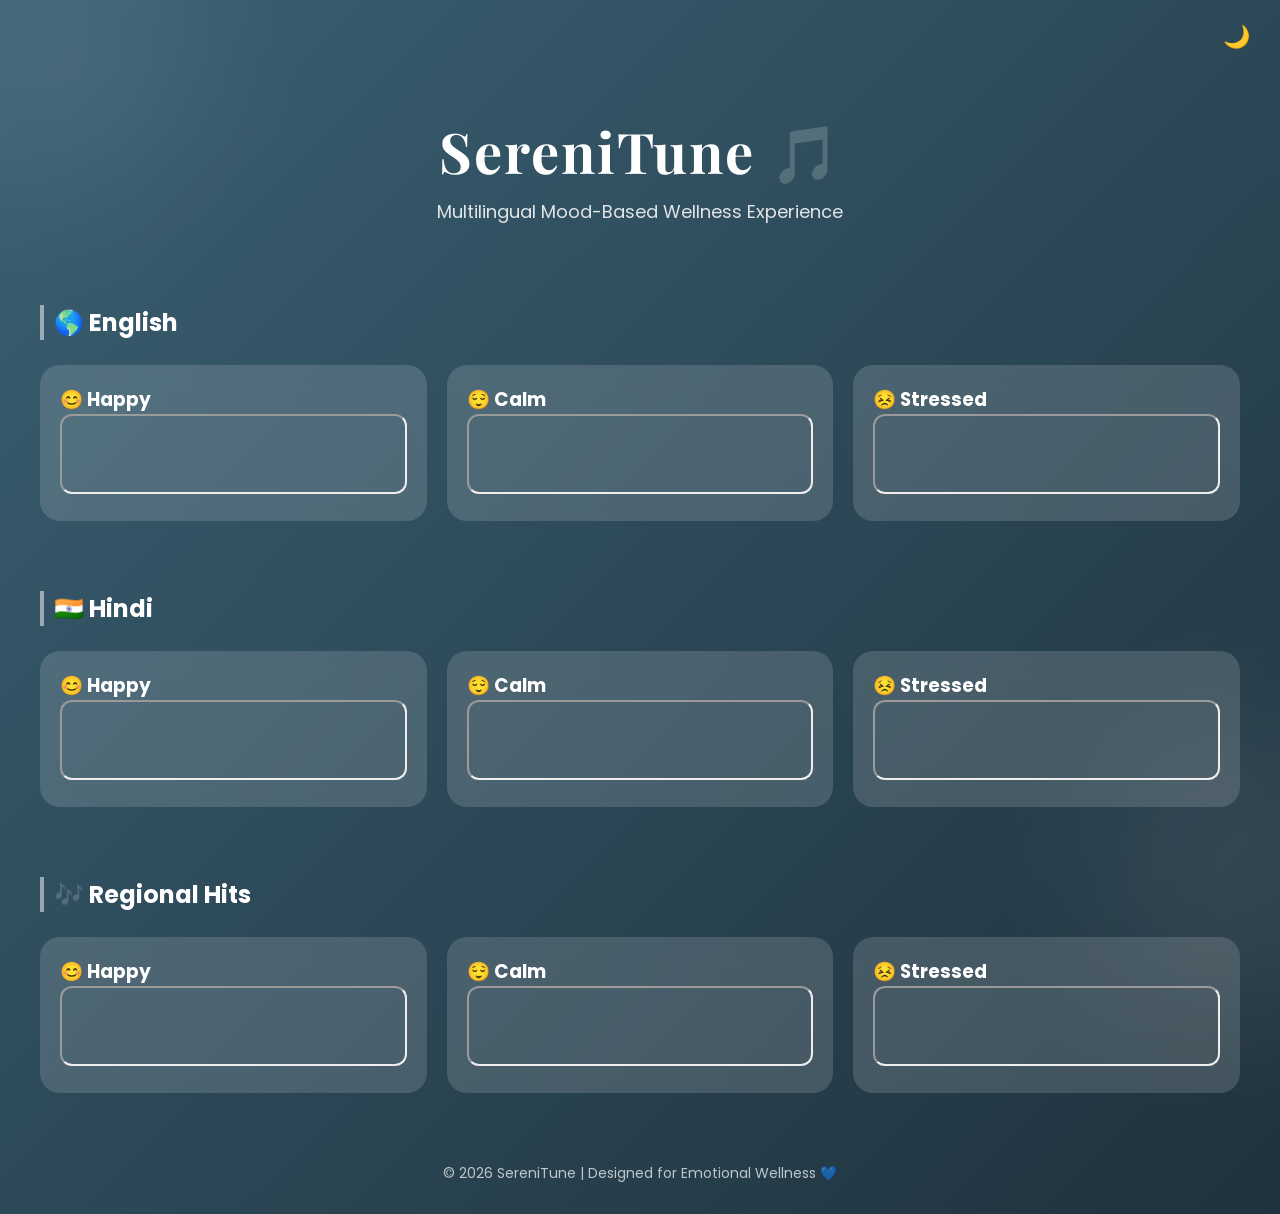
<file: UI/MoodMitra/sereni.html>
<!DOCTYPE html>
<html>
<head>
<meta name="viewport" content="width=device-width, initial-scale=1.0">
<title>SereniTune</title>

<!-- Google Font -->
<link href="https://fonts.googleapis.com/css2?family=Playfair+Display:wght@600&family=Poppins:wght@300;400;500&display=swap" rel="stylesheet">

<style>
*{
    margin:0;
    padding:0;
    box-sizing:border-box;
}

body{
    font-family:'Poppins',sans-serif;
    transition:0.4s;
    overflow-x:hidden;
}

body.dark{
    background:linear-gradient(-45deg,#1e3c72,#2a5298,#16222A,#3A6073);
    background-size:400% 400%;
    animation:gradientMove 12s ease infinite;
    color:white;
}

body.light{
    background:linear-gradient(-45deg,
        #fdfbfb,
        #ebedee,
        #dbeafe,
        #28a8bf
    );
    background-size:400% 400%;
    animation:gradientMoveLight 18s ease infinite;
    color:#222;

}

@keyframes gradientMove{
    0%{background-position:0% 50%;}
    50%{background-position:100% 50%;}
    100%{background-position:0% 50%;}
}

/* Floating Blobs */
.blob{
    position:fixed;
    width:300px;
    height:300px;
    background:rgba(255,255,255,0.08);
    border-radius:50%;
    filter:blur(80px);
    z-index:-1;
    animation:float 10s ease-in-out infinite;
}

.blob1{top:-100px;left:-100px;}
.blob2{bottom:-120px;right:-120px;}

@keyframes float{
    0%,100%{transform:translateY(0);}
    50%{transform:translateY(30px);}
}

/* NAV */
nav{
    display:flex;
    justify-content:flex-end;
    padding:20px 30px;
}

.toggle{
    font-size:22px;
    cursor:pointer;
    transition:0.3s;
}

.toggle:hover{
    transform:rotate(20deg) scale(1.1);
}

/* HERO */
.hero{
    text-align:center;
    margin-top:40px;
    margin-bottom:80px;
}

.hero h1{
    font-family:'Playfair Display',serif;
    font-size:56px;
    letter-spacing:2px;
    margin-bottom:10px;
    animation:fadeDown 1s ease;
}

.hero p{
    font-size:18px;
    opacity:0.85;
    animation:fadeDown 1.3s ease;
}

@keyframes fadeDown{
    from{opacity:0;transform:translateY(-30px);}
    to{opacity:1;transform:translateY(0);}
}

/* SECTIONS */
.container{
    padding:0 40px;
}

.section{
    margin-bottom:70px;
    opacity:0;
    transform:translateY(30px);
    transition:0.8s ease;
}

.section.visible{
    opacity:1;
    transform:translateY(0);
}

.section h2{
    margin-bottom:25px;
    font-size:24px;
    border-left:4px solid rgba(255,255,255,0.5);
    padding-left:10px;
}

.cards{
    display:grid;
    grid-template-columns:repeat(auto-fit,minmax(250px,1fr));
    gap:20px;
}

.card{
    background:rgba(255,255,255,0.15);
    backdrop-filter:blur(12px);
    padding:20px;
    border-radius:20px;
    transition:0.3s;
}

.card:hover{
    transform:translateY(-10px);
    box-shadow:0 15px 35px rgba(0,0,0,0.3);
}

iframe{
    width:100%;
    height:80px;
    border-radius:12px;
}

/* FOOTER */
.footer{
    text-align:center;
    margin-top:50px;
    margin-bottom:30px;
    font-size:14px;
    opacity:0.7;
}

/* LOADER */
#loader{
    position:fixed;
    width:100%;
    height:100%;
    background:#111;
    display:flex;
    justify-content:center;
    align-items:center;
    z-index:9999;
    color:white;
    font-size:22px;
}

.spinner{
    border:4px solid #444;
    border-top:4px solid #fff;
    border-radius:50%;
    width:40px;
    height:40px;
    animation:spin 1s linear infinite;
    margin-right:15px;
}

@keyframes spin{
    to{transform:rotate(360deg);}
}

@media(max-width:600px){
    .hero h1{
        font-size:36px;
    }
}
</style>
</head>

<body class="dark">

<div id="loader">
<div class="spinner"></div>
Loading SereniTune...
</div>

<div class="blob blob1"></div>
<div class="blob blob2"></div>

<nav>
<div class="toggle" onclick="toggleMode()">🌙</div>
</nav>

<div class="hero">
<h1>SereniTune 🎵</h1>
<p>Multilingual Mood-Based Wellness Experience</p>
</div>

<div class="container">

<div class="section">
<h2>🌎 English</h2>
<div class="cards">
<div class="card"><h3>😊 Happy</h3>
<iframe src="https://open.spotify.com/embed/playlist/37i9dQZF1DXdPec7aLTmlC"></iframe></div>
<div class="card"><h3>😌 Calm</h3>
<iframe src="https://open.spotify.com/embed/playlist/37i9dQZF1DWZqd5JICZI0u"></iframe></div>
<div class="card"><h3>😣 Stressed</h3>
<iframe src="https://open.spotify.com/embed/playlist/37i9dQZF1DWU0ScTcjJBdj"></iframe></div>
</div>
</div>

<div class="section">
<h2>🇮🇳 Hindi</h2>
<div class="cards">
<div class="card"><h3>😊 Happy</h3>
<iframe src="https://open.spotify.com/embed/playlist/37i9dQZF1DX0XUfTFmNBRM"></iframe></div>
<div class="card"><h3>😌 Calm</h3>
<iframe src="https://open.spotify.com/embed/playlist/37i9dQZF1DX4qDBKVkVpj4"></iframe></div>
<div class="card"><h3>😣 Stressed</h3>
<iframe src="https://open.spotify.com/embed/playlist/37i9dQZF1DX3bcQq2D1nCk"></iframe></div>
</div>
</div>

<div class="section">
<h2>🎶 Regional Hits</h2>
<div class="cards">
<div class="card"><h3>😊 Happy</h3>
<iframe src="https://open.spotify.com/embed/playlist/37i9dQZF1DXbVhgADFy3im"></iframe></div>
<div class="card"><h3>😌 Calm</h3>
<iframe src="https://open.spotify.com/embed/playlist/37i9dQZF1DX6VdMW310YC7"></iframe></div>
<div class="card"><h3>😣 Stressed</h3>
<iframe src="https://open.spotify.com/embed/playlist/37i9dQZF1DX4RDXswvP6Mj"></iframe></div>
</div>
</div>

<div class="footer">
© 2026 SereniTune | Designed for Emotional Wellness 💙
</div>

</div>

<script>
window.onload=function(){
setTimeout(()=>{document.getElementById("loader").style.display="none";},1200);
}

function toggleMode(){
document.body.classList.toggle("dark");
document.body.classList.toggle("light");
let icon=document.querySelector(".toggle");
icon.innerHTML=document.body.classList.contains("dark")?"🌙":"☀️";
}

/* Scroll Reveal */
const sections=document.querySelectorAll(".section");
window.addEventListener("scroll",()=>{
sections.forEach(sec=>{
const top=sec.getBoundingClientRect().top;
if(top<window.innerHeight-100){
sec.classList.add("visible");
}
});
});
</script>

</body>
</html>
</file>
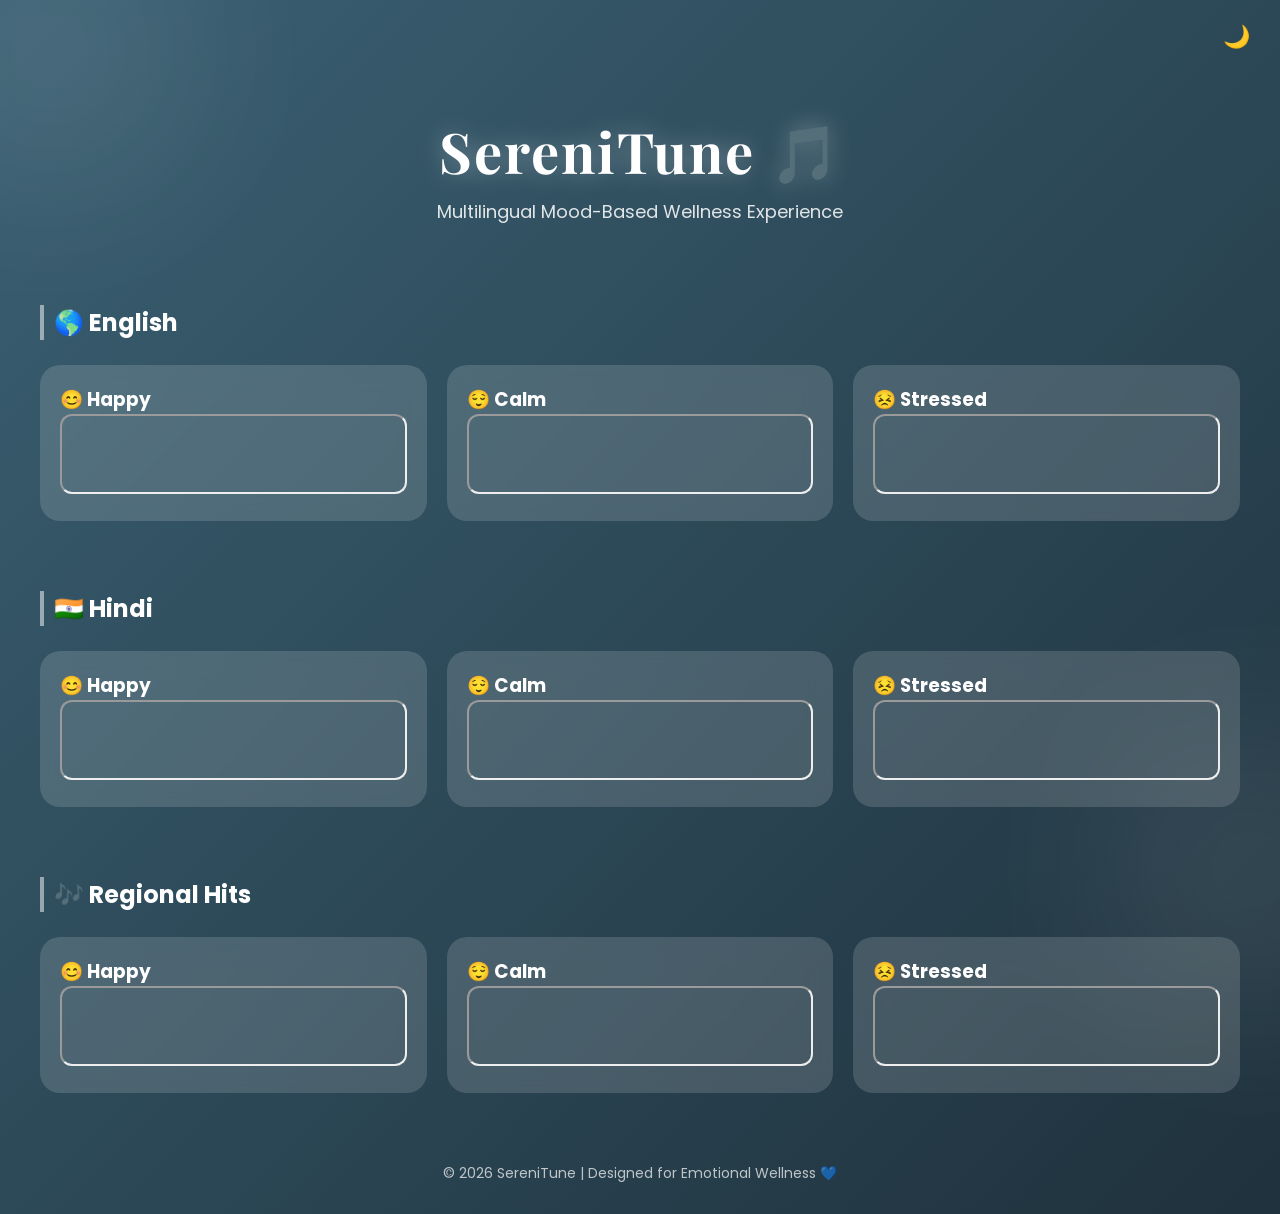
<file: UI/MoodMitra/sereni2.html>
<!DOCTYPE html>
<html>
<head>
<meta name="viewport" content="width=device-width, initial-scale=1.0">
<title>SereniTune</title>

<link href="https://fonts.googleapis.com/css2?family=Playfair+Display:wght@600&family=Poppins:wght@300;400;500&display=swap" rel="stylesheet">

<style>
*{
    margin:0;
    padding:0;
    box-sizing:border-box;
}

body{
    font-family:'Poppins',sans-serif;
    transition:background 0.8s ease, color 0.6s ease;
    overflow-x:hidden;
}

/* DARK MODE */
body.dark{
    background:linear-gradient(-45deg,#1e3c72,#2a5298,#16222A,#3A6073);
    background-size:400% 400%;
    animation:gradientMoveDark 22s ease infinite;
    color:white;
}

/* LIGHT MODE */
body.light{
    background:linear-gradient(-45deg,#fdfbfb,#ebedee,#dbeafe,#fceabb);
    background-size:400% 400%;
    animation:gradientMoveLight 18s ease infinite;
    color:#222;
}

/* Gradient Animations */
@keyframes gradientMoveDark{
    0%{background-position:0% 50%;}
    50%{background-position:100% 50%;}
    100%{background-position:0% 50%;}
}

@keyframes gradientMoveLight{
    0%{background-position:0% 50%;}
    50%{background-position:100% 50%;}
    100%{background-position:0% 50%;}
}

/* Floating Blobs */
.blob{
    position:fixed;
    width:300px;
    height:300px;
    background:rgba(255,255,255,0.08);
    border-radius:50%;
    filter:blur(80px);
    z-index:-1;
    animation:float 12s ease-in-out infinite;
}

.blob1{top:-100px;left:-100px;}
.blob2{bottom:-120px;right:-120px;}

@keyframes float{
    0%,100%{transform:translateY(0);}
    50%{transform:translateY(30px);}
}

/* NAV */
nav{
    display:flex;
    justify-content:flex-end;
    padding:20px 30px;
}

.toggle{
    font-size:22px;
    cursor:pointer;
    transition:0.3s;
}

.toggle:hover{
    transform:rotate(20deg) scale(1.1);
}

/* HERO */
.hero{
    text-align:center;
    margin-top:40px;
    margin-bottom:80px;
}

.hero h1{
    font-family:'Playfair Display',serif;
    font-size:56px;
    letter-spacing:2px;
    margin-bottom:10px;
    animation:fadeDown 1s ease;
    text-shadow:0 0 25px rgba(255,255,255,0.35);
}

.hero p{
    font-size:18px;
    opacity:0.85;
    animation:fadeDown 1.3s ease;
}

@keyframes fadeDown{
    from{opacity:0;transform:translateY(-30px);}
    to{opacity:1;transform:translateY(0);}
}

/* SECTIONS */
.container{
    padding:0 40px;
}

.section{
    margin-bottom:70px;
    opacity:0;
    transform:translateY(30px);
    transition:0.8s ease;
}

.section.visible{
    opacity:1;
    transform:translateY(0);
}

.section h2{
    margin-bottom:25px;
    font-size:24px;
    border-left:4px solid rgba(255,255,255,0.5);
    padding-left:10px;
}

/* CARDS */
.cards{
    display:grid;
    grid-template-columns:repeat(auto-fit,minmax(250px,1fr));
    gap:20px;
}

.card{
    position:relative;
    overflow:hidden;
    background:rgba(255,255,255,0.15);
    backdrop-filter:blur(12px);
    padding:20px;
    border-radius:20px;
    transition:0.3s;
}

.card::before{
    content:"";
    position:absolute;
    top:50%;
    left:50%;
    width:0;
    height:0;
    background:rgba(255,255,255,0.2);
    border-radius:50%;
    transform:translate(-50%,-50%);
    transition:width 0.6s ease, height 0.6s ease;
}

.card:hover::before{
    width:300px;
    height:300px;
}

.card:hover{
    transform:translateY(-10px);
    box-shadow:0 15px 35px rgba(0,0,0,0.3);
}

iframe{
    width:100%;
    height:80px;
    border-radius:12px;
}

/* FOOTER */
.footer{
    text-align:center;
    margin-top:50px;
    margin-bottom:30px;
    font-size:14px;
    opacity:0.7;
}

/* LOADER */
#loader{
    position:fixed;
    width:100%;
    height:100%;
    background:#111;
    display:flex;
    justify-content:center;
    align-items:center;
    z-index:9999;
    color:white;
    font-size:22px;
}

.spinner{
    border:4px solid #444;
    border-top:4px solid #fff;
    border-radius:50%;
    width:40px;
    height:40px;
    animation:spin 1s linear infinite;
    margin-right:15px;
}

@keyframes spin{
    to{transform:rotate(360deg);}
}

@media(max-width:600px){
    .hero h1{font-size:36px;}
}
</style>
</head>

<body class="dark">

<div id="loader">
<div class="spinner"></div>
Loading SereniTune...
</div>

<div class="blob blob1"></div>
<div class="blob blob2"></div>

<nav>
<div class="toggle" onclick="toggleMode()">🌙</div>
</nav>

<div class="hero">
<h1>SereniTune 🎵</h1>
<p>Multilingual Mood-Based Wellness Experience</p>
</div>

<div class="container">

<div class="section">
<h2>🌎 English</h2>
<div class="cards">
<div class="card"><h3>😊 Happy</h3>
<iframe src="https://open.spotify.com/embed/playlist/37i9dQZF1DXdPec7aLTmlC"></iframe></div>
<div class="card"><h3>😌 Calm</h3>
<iframe src="https://open.spotify.com/embed/playlist/37i9dQZF1DWZqd5JICZI0u"></iframe></div>
<div class="card"><h3>😣 Stressed</h3>
<iframe src="https://open.spotify.com/embed/playlist/37i9dQZF1DWU0ScTcjJBdj"></iframe></div>
</div>
</div>

<div class="section">
<h2>🇮🇳 Hindi</h2>
<div class="cards">
<div class="card"><h3>😊 Happy</h3>
<iframe src="https://open.spotify.com/embed/playlist/37i9dQZF1DX0XUfTFmNBRM"></iframe></div>
<div class="card"><h3>😌 Calm</h3>
<iframe src="https://open.spotify.com/embed/playlist/37i9dQZF1DX4qDBKVkVpj4"></iframe></div>
<div class="card"><h3>😣 Stressed</h3>
<iframe src="https://open.spotify.com/embed/playlist/37i9dQZF1DX3bcQq2D1nCk"></iframe></div>
</div>
</div>

<div class="section">
<h2>🎶 Regional Hits</h2>
<div class="cards">
<div class="card"><h3>😊 Happy</h3>
<iframe src="https://open.spotify.com/embed/playlist/37i9dQZF1DXbVhgADFy3im"></iframe></div>
<div class="card"><h3>😌 Calm</h3>
<iframe src="https://open.spotify.com/embed/playlist/37i9dQZF1DX6VdMW310YC7"></iframe></div>
<div class="card"><h3>😣 Stressed</h3>
<iframe src="https://open.spotify.com/embed/playlist/37i9dQZF1DX4RDXswvP6Mj"></iframe></div>
</div>
</div>

<div class="footer">
© 2026 SereniTune | Designed for Emotional Wellness 💙
</div>

</div>

<script>
window.onload=function(){
setTimeout(()=>{document.getElementById("loader").style.display="none";},1200);
}

function toggleMode(){
document.body.classList.toggle("dark");
document.body.classList.toggle("light");
let icon=document.querySelector(".toggle");
icon.innerHTML=document.body.classList.contains("dark")?"🌙":"☀️";
}

/* Scroll Reveal */
const sections=document.querySelectorAll(".section");
window.addEventListener("scroll",()=>{
sections.forEach(sec=>{
const top=sec.getBoundingClientRect().top;
if(top<window.innerHeight-100){
sec.classList.add("visible");
}
});
});
</script>

</body>
</html>
</file>
